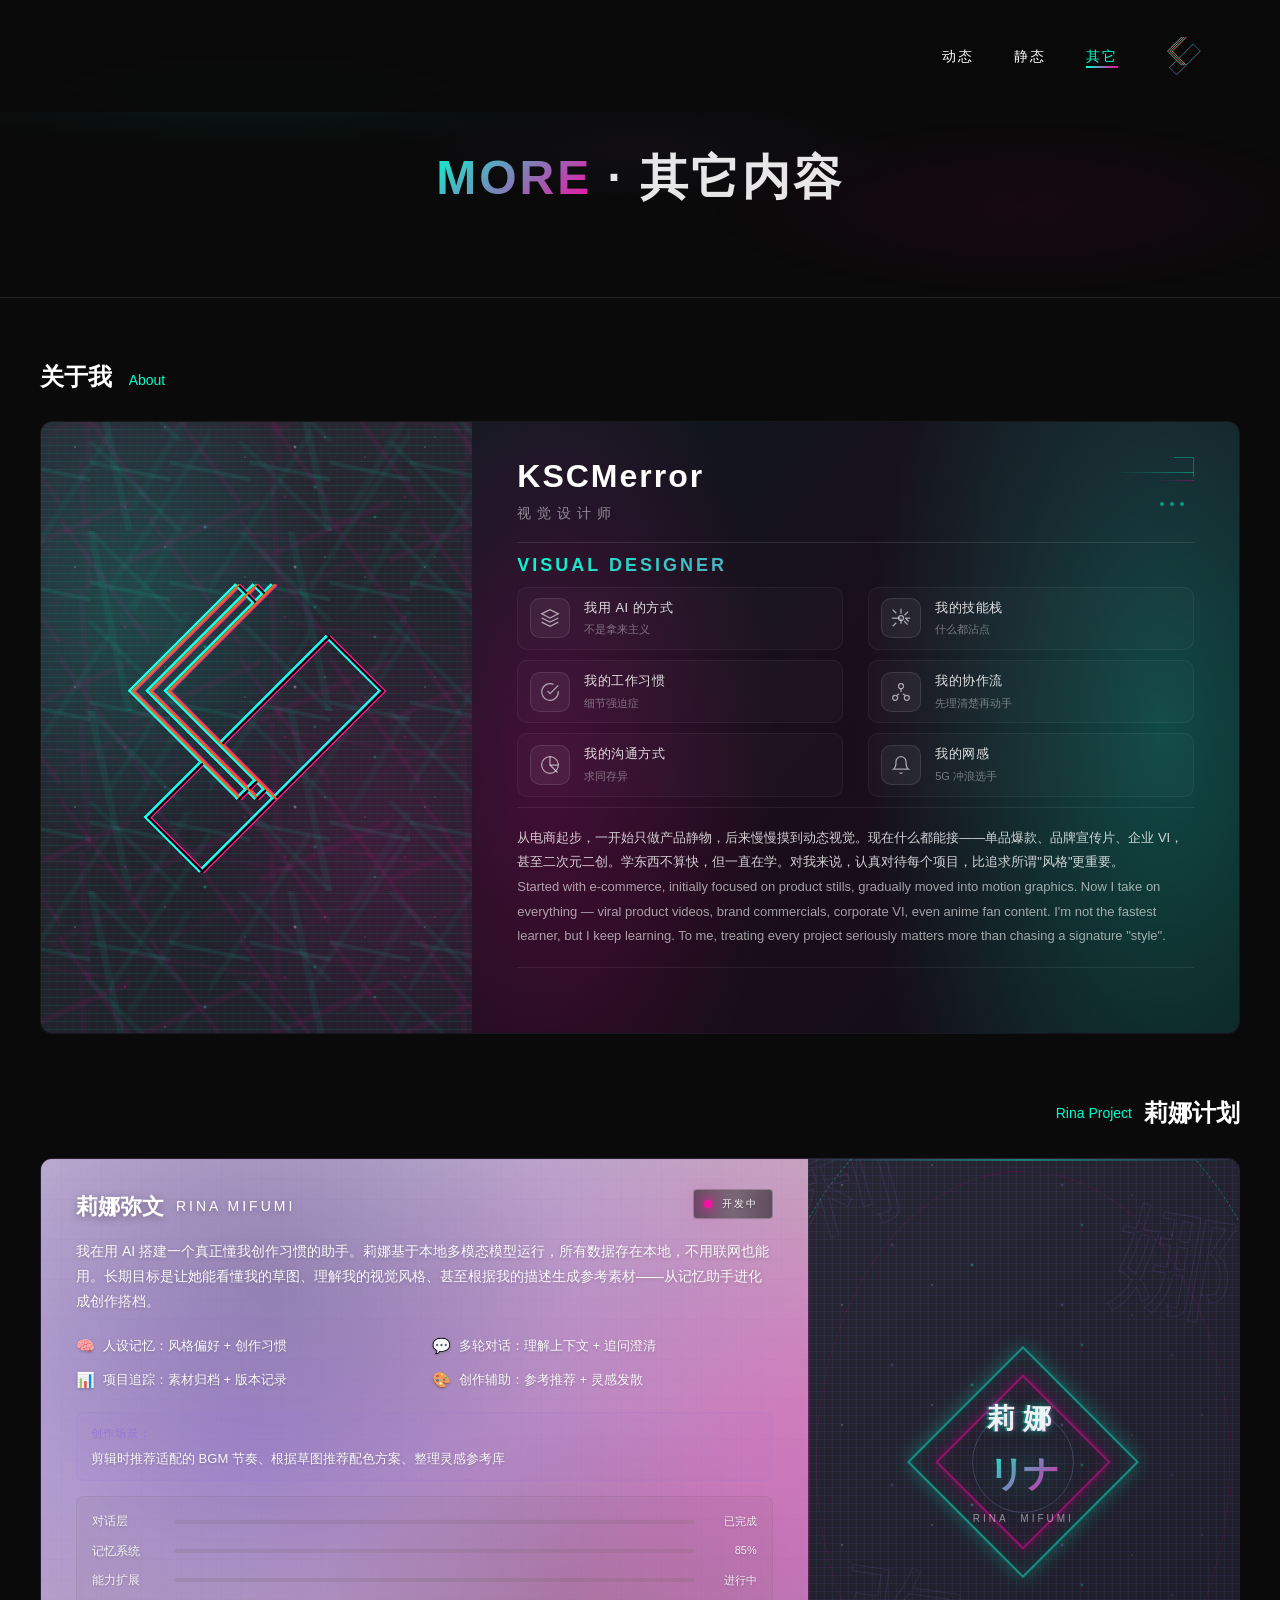
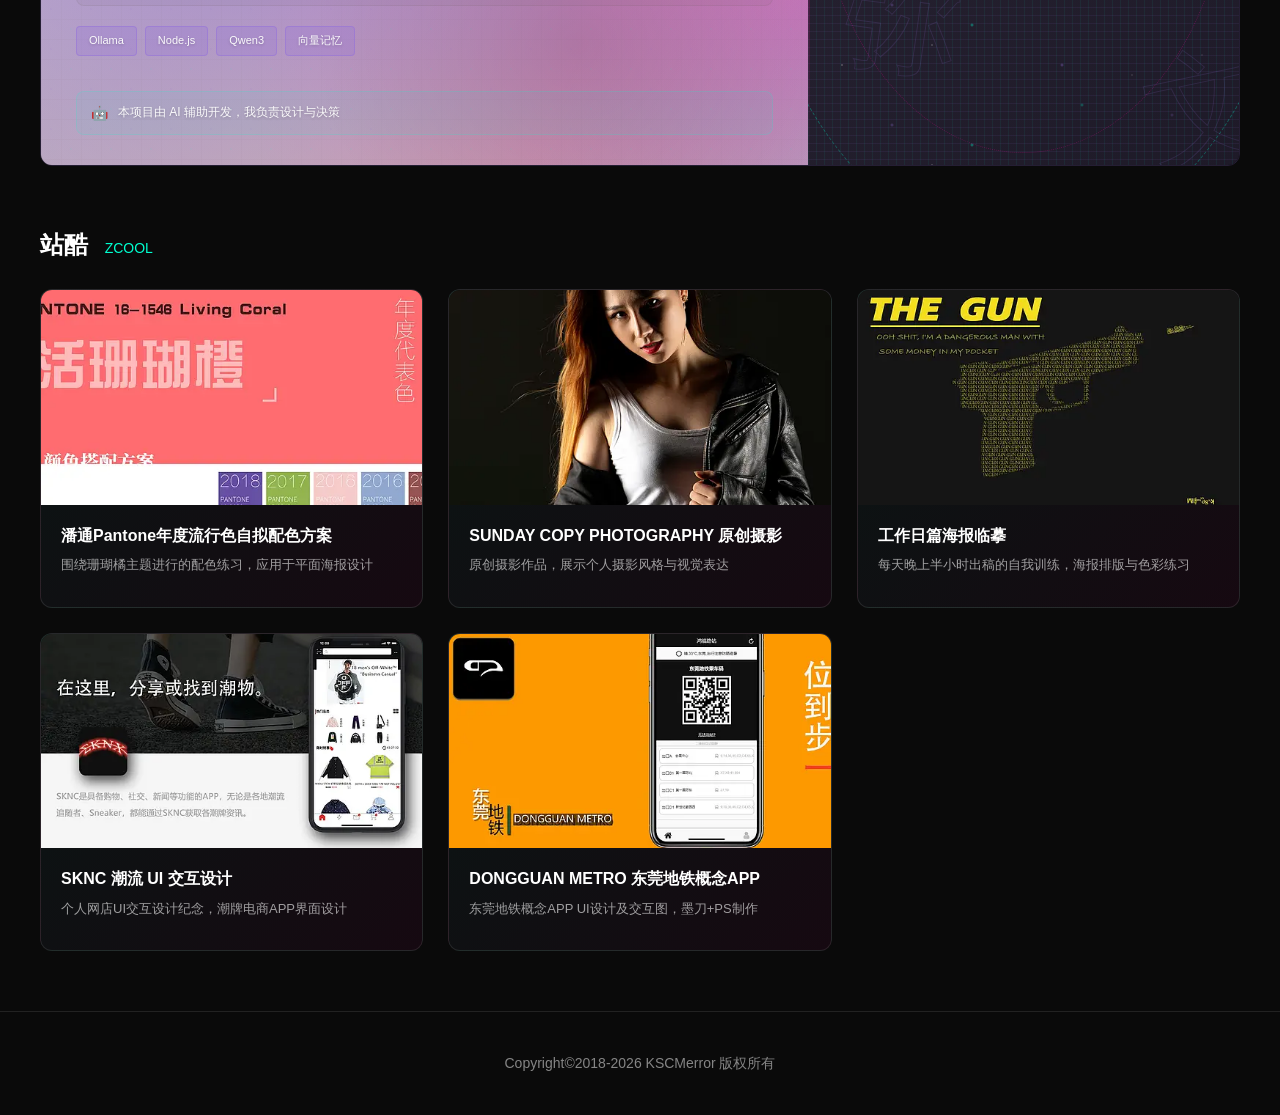
<file: about.html>
<!DOCTYPE html>
<html lang="zh-CN">
<head>
    <meta charset="UTF-8">
    <meta name="viewport" content="width=device-width, initial-scale=1.0">
    <title>关于 - KSCMerror</title>
    <!-- Favicon -->
    <link rel="icon" type="image/x-icon" href="images/favicon.ico">
    <link rel="icon" type="image/png" sizes="32x32" href="images/favicon-32.png">
    <link rel="apple-touch-icon" sizes="180x180" href="images/apple-touch-icon.png">
    <link rel="stylesheet" href="css/style.css">
    <link rel="stylesheet" href="css/subpage.css">
    <link rel="stylesheet" href="css/about.css">
</head>
<body class="subpage">
    <!-- 页面转场遮罩 -->
    <div class="page-transition"></div>
    
    <!-- 导航栏 -->
    <nav class="navbar">
        <div class="nav-container">
            <div class="nav-right">
                <ul class="nav-links">
                    <li><a href="dynamic.html">动态</a></li>
                    <li><a href="static.html">静态</a></li>
                    <li><a href="about.html" class="active">其它</a></li>
                </ul>
                <a href="index.html" class="logo">
                    <img src="images/logo.png" alt="KSCMerror">
                    <img src="images/logo.png" alt="KSCMerror">
                    <img src="images/logo.png" alt="KSCMerror">
                </a>
            </div>
        </div>
    </nav>

    <!-- 页面内容容器 -->
    <div class="page-content">
    
    <!-- 页面头部 -->
    <header class="page-header">
        <div class="container">
            <h1 class="page-title">
                <span class="title-en">MORE</span>
                <span class="title-cn">· 其它内容</span>
            </h1>
        </div>
    </header>

    <!-- 关于内容 -->
    <section class="about-section">
        <div class="container">
            <!-- 关于我 -->
            <div class="about-block">
                <h2 class="block-title">关于我 <span class="title-en">About</span></h2>
                <div class="block-content">
                    <div class="about-hero">
                        <div class="about-logo">
                            <div class="pixel-grid"></div>
                            <div class="stars"></div>
                            <img src="images/logo.png" alt="KSCMerror Logo">
                            <img src="images/logo.png" alt="KSCMerror Logo">
                            <img src="images/logo.png" alt="KSCMerror Logo">
                        </div>
                        <div class="about-content">
                            <!-- 顶部标题区 -->
                            <div class="about-header">
                                <h3 class="header-title">KSCMerror</h3>
                                <p class="header-subtitle">视觉设计师</p>
                                <div class="about-header-en">
                                    <h3 class="header-title-en">VISUAL DESIGNER</h3>
                                </div>
                                <!-- HUD 装饰 -->
                                <div class="hud-decoration">
                                    <div class="hud-line"></div>
                                    <div class="hud-corner top-right"></div>
                                    <div class="hud-dots">
                                        <span></span><span></span><span></span>
                                    </div>
                                </div>
                            </div>
                            
                            <!-- 能力图标区 -->
                            <div class="about-skills">
                                <div class="skill-item">
                                    <div class="skill-icon">
                                        <svg viewBox="0 0 24 24" fill="none" stroke="currentColor" stroke-width="1.5">
                                            <path d="M12 2L2 7l10 5 10-5-10-5z"/>
                                            <path d="M2 17l10 5 10-5"/>
                                            <path d="M2 12l10 5 10-5"/>
                                        </svg>
                                    </div>
                                    <div class="skill-info">
                                        <span class="skill-name">我用 AI 的方式</span>
                                        <span class="skill-desc">不是拿来主义</span>
                                    </div>
                                    <div class="skill-tooltip">我会先想清楚自己要什么，再用 AI 辅助实现。工具是手段，审美和想法才是核心。</div>
                                </div>
                                <div class="skill-item">
                                    <div class="skill-icon">
                                        <svg viewBox="0 0 24 24" fill="none" stroke="currentColor" stroke-width="1.5">
                                            <circle cx="12" cy="12" r="3"/>
                                            <path d="M12 1v6m0 6v6m4.22-10.22l4.24-4.24M6.34 6.34L2.1 2.1m17.8 17.8l-4.24-4.24M6.34 17.66l-4.24 4.24M23 12h-6m-6 0H1m20.24 4.24l-4.24-4.24M6.34 17.66l-4.24 4.24"/>
                                        </svg>
                                    </div>
                                    <div class="skill-info">
                                        <span class="skill-name">我的技能栈</span>
                                        <span class="skill-desc">什么都沾点</span>
                                    </div>
                                    <div class="skill-tooltip">摄影、平面设计、视频剪辑、VFX、3D 建模渲染——不追求样样精通，但能在需要时自己动手。</div>
                                </div>
                                <div class="skill-item">
                                    <div class="skill-icon">
                                        <svg viewBox="0 0 24 24" fill="none" stroke="currentColor" stroke-width="1.5">
                                            <path d="M22 11.08V12a10 10 0 1 1-5.93-9.14"/>
                                            <polyline points="22 4 12 14.01 9 11.01"/>
                                        </svg>
                                    </div>
                                    <div class="skill-info">
                                        <span class="skill-name">我的工作习惯</span>
                                        <span class="skill-desc">细节强迫症</span>
                                    </div>
                                    <div class="skill-tooltip">交出去的东西，至少得让自己满意。时间紧可以少做，但不能敷衍。</div>
                                </div>
                                <div class="skill-item">
                                    <div class="skill-icon">
                                        <svg viewBox="0 0 24 24" fill="none" stroke="currentColor" stroke-width="1.5">
                                            <circle cx="12" cy="5" r="3"/>
                                            <circle cx="5" cy="19" r="3"/>
                                            <circle cx="19" cy="19" r="3"/>
                                            <path d="M12 8v4M7 16l3-2m7 2l-3-2"/>
                                        </svg>
                                    </div>
                                    <div class="skill-info">
                                        <span class="skill-name">我的协作流</span>
                                        <span class="skill-desc">先理清楚再动手</span>
                                    </div>
                                    <div class="skill-tooltip">习惯用思维导图和文档把思路理顺，减少无效沟通，大家都能省点时间。</div>
                                </div>
                                <div class="skill-item">
                                    <div class="skill-icon">
                                        <svg viewBox="0 0 24 24" fill="none" stroke="currentColor" stroke-width="1.5">
                                            <path d="M12 2a10 10 0 1 0 10 10H12V2z"/>
                                            <path d="M12 2a10 10 0 0 1 10 10"/>
                                            <path d="M12 12L21 21"/>
                                        </svg>
                                    </div>
                                    <div class="skill-info">
                                        <span class="skill-name">我的沟通方式</span>
                                        <span class="skill-desc">求同存异</span>
                                    </div>
                                    <div class="skill-tooltip">创意讨论时，我会认真听不同意见，找到大家都能接受的方案。共识做好了，作品不会差。</div>
                                </div>
                                <div class="skill-item">
                                    <div class="skill-icon">
                                        <svg viewBox="0 0 24 24" fill="none" stroke="currentColor" stroke-width="1.5">
                                            <path d="M18 8A6 6 0 0 0 6 8c0 7-3 9-3 9h18s-3-2-3-9"/>
                                            <path d="M13.73 21a2 2 0 0 1-3.46 0"/>
                                        </svg>
                                    </div>
                                    <div class="skill-info">
                                        <span class="skill-name">我的网感</span>
                                        <span class="skill-desc">5G 冲浪选手</span>
                                    </div>
                                    <div class="skill-tooltip">做过社媒运营，懂平台调性，知道什么梗能玩、什么该避开。</div>
                                </div>
                            </div>
                            
                            <!-- 自我介绍 -->
                            <div class="about-bio">
                                <p>从电商起步，一开始只做产品静物，后来慢慢摸到动态视觉。现在什么都能接——单品爆款、品牌宣传片、企业 VI，甚至二次元二创。学东西不算快，但一直在学。对我来说，认真对待每个项目，比追求所谓"风格"更重要。</p>
                                <p class="bio-en">Started with e-commerce, initially focused on product stills, gradually moved into motion graphics. Now I take on everything — viral product videos, brand commercials, corporate VI, even anime fan content. I'm not the fastest learner, but I keep learning. To me, treating every project seriously matters more than chasing a signature "style".</p>
                            </div>
                        </div>
                    </div>
                </div>
            </div>

            <!-- 莉娜计划 -->
            <div class="about-block rina-block">
                <h2 class="block-title rina-title-right">莉娜计划 <span class="title-en">Rina Project</span></h2>
                <div class="block-content">
                    <div class="rina-hero rina-hero-reversed">
                        <div class="rina-content">
                            <div class="rina-content-bg">
                                <div class="rina-content-pattern"></div>
                            </div>
                            <div class="rina-content-inner">
                            <div class="rina-header-row">
                                <h3 class="rina-title">莉娜弥文 <span class="rina-romaji-title">RINA MIFUMI</span></h3>
                                <span class="rina-badge">开发中</span>
                            </div>
                            <p class="rina-desc">我在用 AI 搭建一个真正懂我创作习惯的助手。莉娜基于本地多模态模型运行，所有数据存在本地，不用联网也能用。长期目标是让她能看懂我的草图、理解我的视觉风格、甚至根据我的描述生成参考素材——从记忆助手进化成创作搭档。</p>
                            <div class="rina-features">
                                <div class="rina-feature">
                                    <span class="feature-icon">🧠</span>
                                    <span class="feature-text">人设记忆：风格偏好 + 创作习惯</span>
                                </div>
                                <div class="rina-feature">
                                    <span class="feature-icon">💬</span>
                                    <span class="feature-text">多轮对话：理解上下文 + 追问澄清</span>
                                </div>
                                <div class="rina-feature">
                                    <span class="feature-icon">📊</span>
                                    <span class="feature-text">项目追踪：素材归档 + 版本记录</span>
                                </div>
                                <div class="rina-feature">
                                    <span class="feature-icon">🎨</span>
                                    <span class="feature-text">创作辅助：参考推荐 + 灵感发散</span>
                                </div>
                            </div>
                            <div class="rina-usecase">
                                <span class="usecase-label">创作场景：</span>
                                <span class="usecase-text">剪辑时推荐适配的 BGM 节奏、根据草图推荐配色方案、整理灵感参考库</span>
                            </div>
                            <div class="rina-progress">
                                <div class="progress-item">
                                    <span class="progress-label">对话层</span>
                                    <span class="progress-bar"><span class="progress-fill" style="width: 100%"></span></span>
                                    <span class="progress-status">已完成</span>
                                </div>
                                <div class="progress-item">
                                    <span class="progress-label">记忆系统</span>
                                    <span class="progress-bar"><span class="progress-fill" style="width: 85%"></span></span>
                                    <span class="progress-status">85%</span>
                                </div>
                                <div class="progress-item">
                                    <span class="progress-label">能力扩展</span>
                                    <span class="progress-bar"><span class="progress-fill" style="width: 30%"></span></span>
                                    <span class="progress-status">进行中</span>
                                </div>
                            </div>
                            <div class="rina-tech">
                                <span class="tech-tag">Ollama</span>
                                <span class="tech-tag">Node.js</span>
                                <span class="tech-tag">Qwen3</span>
                                <span class="tech-tag">向量记忆</span>
                            </div>
                            <div class="rina-aigc-note">
                                <span class="aigc-icon">🤖</span>
                                <span class="aigc-text">本项目由 AI 辅助开发，我负责设计与决策</span>
                            </div>
                            </div>
                        </div>
                        <div class="rina-visual">
                            <div class="rina-grid"></div>
                            <div class="rina-stars"></div>
                            <div class="rina-circles"></div>
                            <div class="rina-lines"></div>
                            <div class="rina-ripples"></div>
                            <div class="rina-fullname">
                                <span class="fullname-char">莉</span>
                                <span class="fullname-char">娜</span>
                                <span class="fullname-char">弥</span>
                                <span class="fullname-char">文</span>
                            </div>
                            <div class="rina-logo">
                                <span class="rina-kanji">莉娜</span>
                                <span class="rina-symbol">リナ</span>
                                <span class="rina-romaji">
                                    <span class="char">R</span><span class="char">I</span><span class="char">N</span><span class="char">A</span>
                                    <span class="char"> </span>
                                    <span class="char">M</span><span class="char">I</span><span class="char">F</span><span class="char">U</span><span class="char">M</span><span class="char">I</span>
                                </span>
                            </div>
                        </div>
                    </div>
                </div>
            </div>
            
            <!-- 站酷内容 -->
            <div class="about-block">
                <h2 class="block-title">站酷 <span class="title-en">ZCOOL</span></h2>
                <div class="block-content">
                    <div class="zcool-grid">
                        <a href="https://www.zcool.com.cn/work/ZMzc1MDc3ODQ=.html" target="_blank" class="zcool-card">
                            <div class="zcool-cover">
                                <img src="images/zcool/1.webp" alt="潘通Pantone年度流行色自拟配色方案" loading="lazy">
                            </div>
                            <div class="zcool-info">
                                <h3 class="zcool-title">潘通Pantone年度流行色自拟配色方案</h3>
                                <p class="zcool-desc">围绕珊瑚橘主题进行的配色练习，应用于平面海报设计</p>
                            </div>
                        </a>
                        <a href="https://www.zcool.com.cn/work/ZMzYxMjcxMjA=.html" target="_blank" class="zcool-card">
                            <div class="zcool-cover">
                                <img src="images/zcool/2.webp" alt="SUNDAY COPY PHOTOGRAPHY 原创摄影" loading="lazy">
                            </div>
                            <div class="zcool-info">
                                <h3 class="zcool-title">SUNDAY COPY PHOTOGRAPHY 原创摄影</h3>
                                <p class="zcool-desc">原创摄影作品，展示个人摄影风格与视觉表达</p>
                            </div>
                        </a>
                        <a href="https://www.zcool.com.cn/work/ZMzQ1MzU5Mjg=.html" target="_blank" class="zcool-card">
                            <div class="zcool-cover">
                                <img src="images/zcool/3.webp" alt="工作日篇海报临摹" loading="lazy">
                            </div>
                            <div class="zcool-info">
                                <h3 class="zcool-title">工作日篇海报临摹</h3>
                                <p class="zcool-desc">每天晚上半小时出稿的自我训练，海报排版与色彩练习</p>
                            </div>
                        </a>
                        <a href="https://www.zcool.com.cn/work/ZMjg5NzY3ODA=.html" target="_blank" class="zcool-card">
                            <div class="zcool-cover">
                                <img src="images/zcool/4.webp" alt="SKNC 潮流 UI 交互设计" loading="lazy">
                            </div>
                            <div class="zcool-info">
                                <h3 class="zcool-title">SKNC 潮流 UI 交互设计</h3>
                                <p class="zcool-desc">个人网店UI交互设计纪念，潮牌电商APP界面设计</p>
                            </div>
                        </a>
                        <a href="https://www.zcool.com.cn/work/ZMjg2OTAyMzY=.html" target="_blank" class="zcool-card">
                            <div class="zcool-cover">
                                <img src="images/zcool/5.webp" alt="DONGGUAN METRO 东莞地铁概念APP" loading="lazy">
                            </div>
                            <div class="zcool-info">
                                <h3 class="zcool-title">DONGGUAN METRO 东莞地铁概念APP</h3>
                                <p class="zcool-desc">东莞地铁概念APP UI设计及交互图，墨刀+PS制作</p>
                            </div>
                        </a>
                    </div>
                </div>
            </div>
        </div>
    </section>

    <!-- 页脚 -->
    <footer class="footer">
        <div class="container">
            <p>Copyright©2018-2026 KSCMerror 版权所有</p>
        </div>
    </footer>

    </div><!-- /.page-content -->

    <script src="js/subpage.js" defer></script>
</body>
</html>
</file>
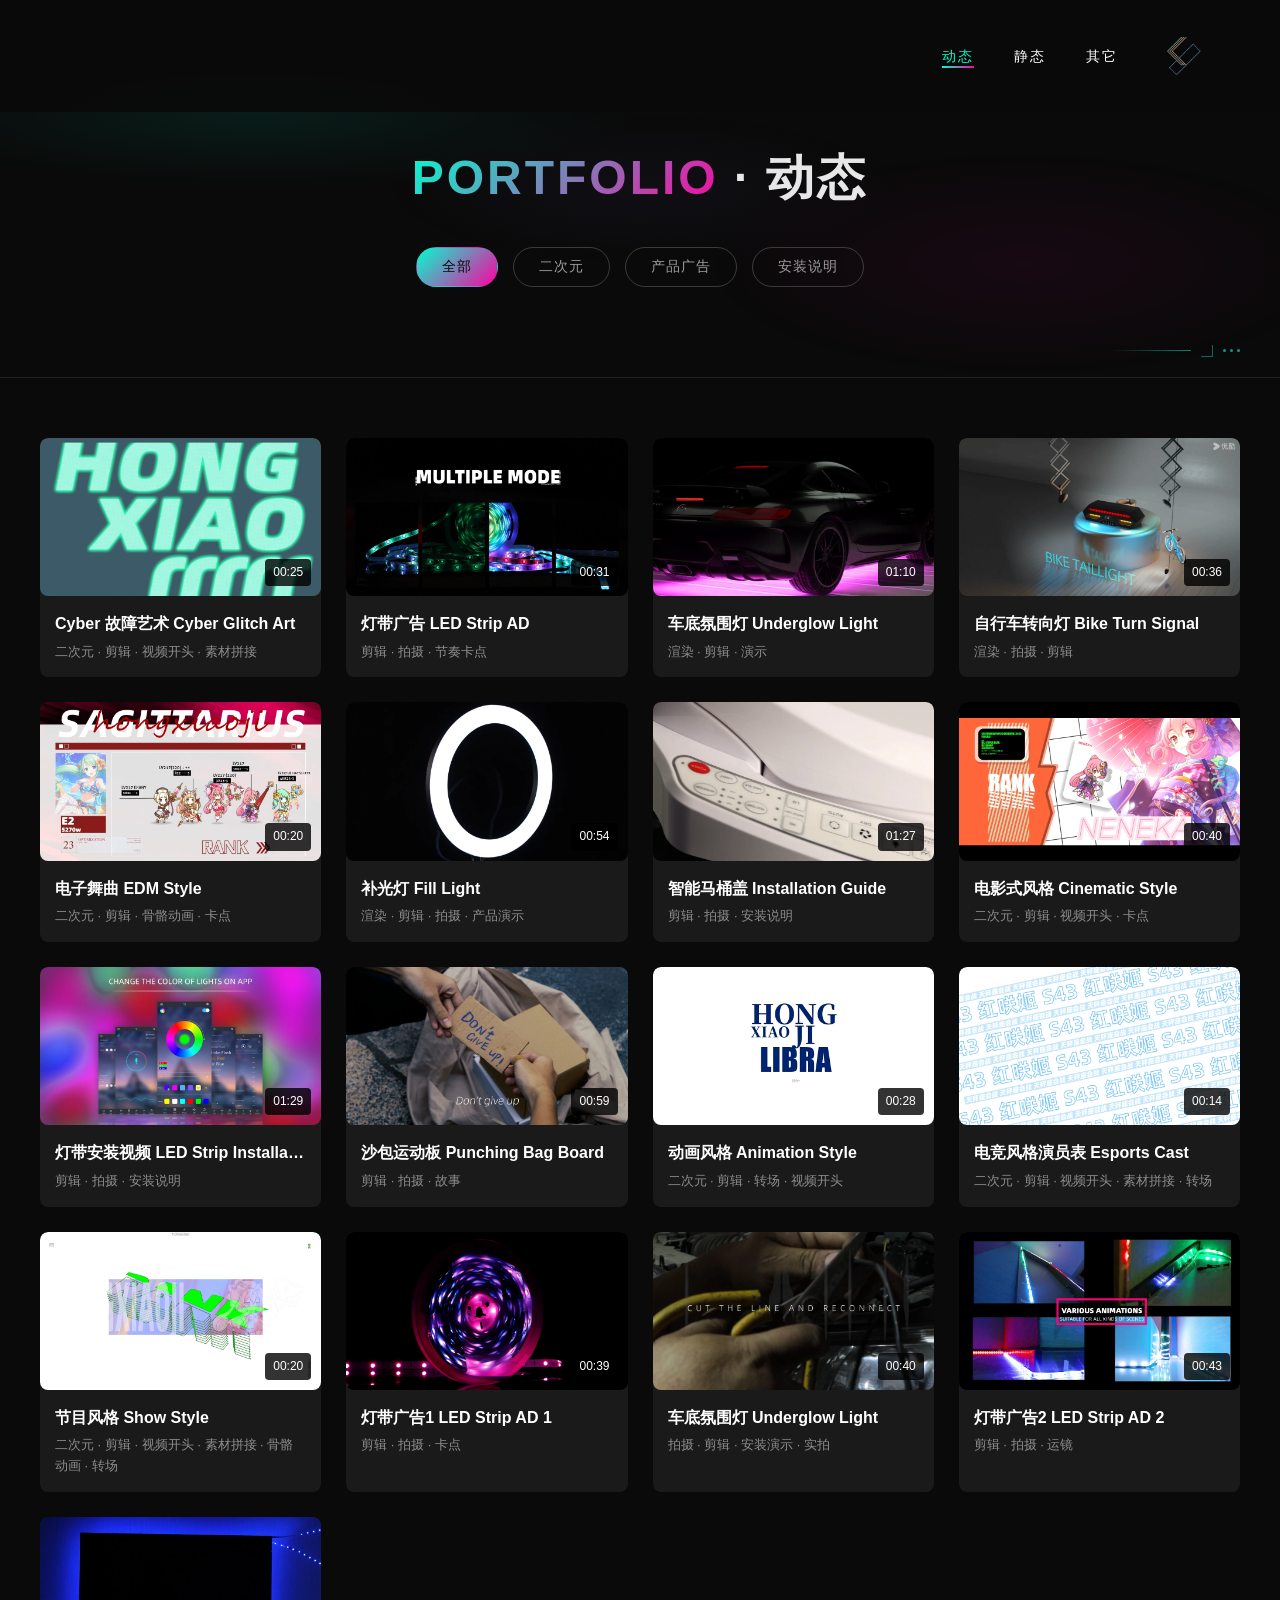
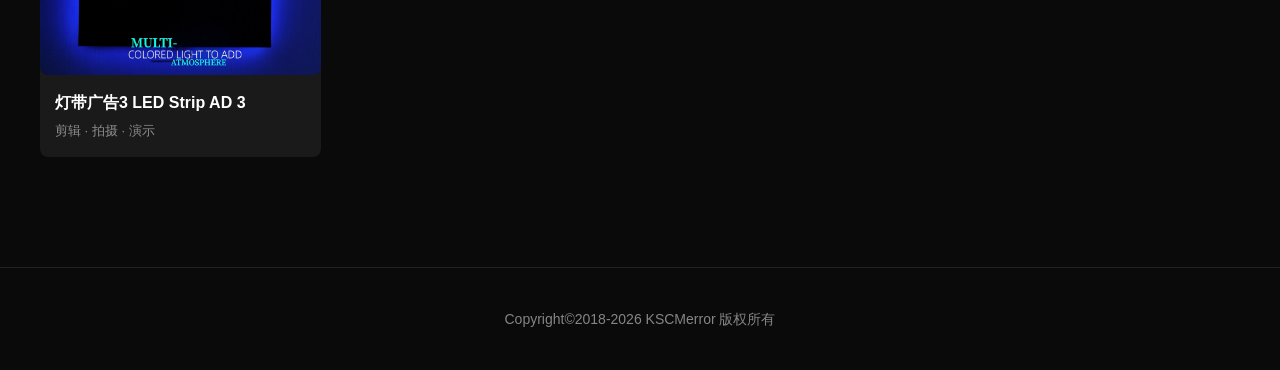
<file: dynamic.html>
<!DOCTYPE html>
<html lang="zh-CN">
<head>
    <meta charset="UTF-8">
    <meta name="viewport" content="width=device-width, initial-scale=1.0">
    <title>动态作品 - KSCMerror</title>
    <!-- Favicon -->
    <link rel="icon" type="image/x-icon" href="images/favicon.ico">
    <link rel="icon" type="image/png" sizes="32x32" href="images/favicon-32.png">
    <link rel="apple-touch-icon" sizes="180x180" href="images/apple-touch-icon.png">
    <link rel="stylesheet" href="css/style.css">
    <link rel="stylesheet" href="css/subpage.css">
</head>
<body class="subpage">
    <!-- 页面转场遮罩 -->
    <div class="page-transition"></div>
    
    <!-- 背景效果 -->
    <div class="bg-effects">
        <div class="grid-overlay"></div>
        <div class="vignette"></div>
    </div>

    <!-- 导航栏 -->
    <nav class="navbar">
        <div class="nav-container">
            <div class="nav-right">
                <ul class="nav-links">
                    <li><a href="dynamic.html" class="active">动态</a></li>
                    <li><a href="static.html">静态</a></li>
                    <li><a href="about.html">其它</a></li>
                </ul>
                <a href="index.html" class="logo">
                    <img src="images/logo.png" alt="KSCMerror">
                    <img src="images/logo.png" alt="KSCMerror">
                    <img src="images/logo.png" alt="KSCMerror">
                </a>
            </div>
        </div>
    </nav>

    <div class="page-content">
    <!-- 页面头部 -->
    <header class="page-header">
        <div class="container">
            <h1 class="page-title">
                <span class="title-en">PORTFOLIO</span>
                <span class="title-cn">· 动态</span>
            </h1>
            
            <!-- HUD 装饰 -->
            <div class="page-header-hud">
                <div class="hud-line"></div>
                <div class="hud-corner"></div>
                <div class="hud-dots">
                    <span></span><span></span><span></span>
                </div>
            </div>
            
            <!-- 筛选标签 -->
            <div class="filter-tabs">
                <button class="filter-tab active" data-filter="all">全部</button>
                <button class="filter-tab" data-filter="anime">二次元</button>
                <button class="filter-tab" data-filter="product">产品广告</button>
                <button class="filter-tab" data-filter="tutorial">安装说明</button>
            </div>
        </div>
    </header>

    <!-- 视频网格 -->
    <section class="video-grid-section">
        <div class="container">
            <div class="video-grid" id="videoGrid">
                <!-- 前4个重点视频 -->
                <!-- 视频卡片 1: Cyber 故障艺术 -->
                <div class="video-card" data-category="vfx" data-video="https://media.kscmerror.top/%E5%BD%B1%E8%A7%86/cyber%2B%E6%95%85%E9%9A%9C%E8%89%BA%E6%9C%AF%28%E4%BA%8C%E6%AC%A1%E5%85%83%E3%80%81%E5%89%AA%E8%BE%91%E3%80%81%E8%A7%86%E9%A2%91%E5%BC%80%E5%A4%B4%E3%80%81%E7%B4%A0%E6%9D%90%E6%8B%BC%E6%8E%A5%29.mp4" data-title="Cyber 故障艺术 Cyber Glitch Art" data-desc="二次元风格剪辑，含视频开头和素材拼接" data-duration="00:25">
                    <div class="video-thumbnail">
                        <img src="images/video-cover-1.webp" alt="" loading="lazy">
                        <div class="play-overlay">
                            <div class="play-icon">▶</div>
                        </div>
                        <span class="video-duration">00:25</span>
                    </div>
                    <div class="video-info-card">
                        <h3 class="video-title">Cyber 故障艺术 Cyber Glitch Art</h3>
                        <p class="video-desc">二次元 · 剪辑 · 视频开头 · 素材拼接</p>
                    </div>
                </div>

                <!-- 视频卡片 2: 灯带广告 -->
                <div class="video-card" data-category="product" data-video="https://media.kscmerror.top/%E5%BD%B1%E8%A7%86/%E7%81%AF%E5%B8%A6%E5%B9%BF%E5%91%8A%28%E5%89%AA%E8%BE%91%E3%80%81%E6%8B%8D%E6%91%84%29.mp4" data-title="灯带广告 LED Strip AD" data-desc="灯带产品广告视频，含剪辑和实拍" data-duration="00:31">
                    <div class="video-thumbnail">
                        <img src="images/video-cover-5.webp" alt="" loading="lazy">
                        <div class="play-overlay">
                            <div class="play-icon">▶</div>
                        </div>
                        <span class="video-duration">00:31</span>
                    </div>
                    <div class="video-info-card">
                        <h3 class="video-title">灯带广告 LED Strip AD</h3>
                        <p class="video-desc">剪辑 · 拍摄 · 节奏卡点</p>
                    </div>
                </div>

                <!-- 视频卡片 3: 车底氛围灯 -->
                <div class="video-card" data-category="product" data-video="https://media.kscmerror.top/%E5%BD%B1%E8%A7%86/%E8%BD%A6%E5%BA%95%E7%85%A7%E6%98%8E%28%E6%B8%B2%E6%9F%93%E3%80%81%E5%89%AA%E8%BE%91%29.mp4" data-title="车底氛围灯 Underglow Light" data-desc="车底氛围灯效果演示，含渲染和剪辑" data-duration="01:10">
                    <div class="video-thumbnail">
                        <img src="images/video-cover-15.webp" alt="" loading="lazy">
                        <div class="play-overlay">
                            <div class="play-icon">▶</div>
                        </div>
                        <span class="video-duration">01:10</span>
                    </div>
                    <div class="video-info-card">
                        <h3 class="video-title">车底氛围灯 Underglow Light</h3>
                        <p class="video-desc">渲染 · 剪辑 · 演示</p>
                    </div>
                </div>

                <!-- 视频卡片 4: 自行车转向灯 -->
                <div class="video-card" data-category="product" data-video="https://media.kscmerror.top/%E5%BD%B1%E8%A7%86/%E8%BD%AC%E5%90%91%E7%81%AF%28%E6%B8%B2%E6%9F%93%E3%80%81%E6%8B%8D%E6%91%84%E3%80%81%E5%89%AA%E8%BE%91%29.mp4" data-title="自行车转向灯 Bike Turn Signal" data-desc="自行车转向灯产品展示，含渲染、实拍和剪辑" data-duration="00:36">
                    <div class="video-thumbnail">
                        <img src="images/video-cover-17.webp" alt="" loading="lazy">
                        <div class="play-overlay">
                            <div class="play-icon">▶</div>
                        </div>
                        <span class="video-duration">00:36</span>
                    </div>
                    <div class="video-info-card">
                        <h3 class="video-title">自行车转向灯 Bike Turn Signal</h3>
                        <p class="video-desc">渲染 · 拍摄 · 剪辑</p>
                    </div>
                </div>

                <!-- 其他视频随机排列 -->
                <!-- 视频卡片 5: 电子舞曲 -->
                <div class="video-card" data-category="anime" data-video="https://media.kscmerror.top/%E5%BD%B1%E8%A7%86/%E7%94%B5%E5%AD%90%E8%88%9E%E6%9B%B2%E9%A3%8E%E6%A0%BC%28%E4%BA%8C%E6%AC%A1%E5%85%83%E3%80%81%E5%89%AA%E8%BE%91%E3%80%81%E9%AA%A8%E9%AA%BC%E5%8A%A8%E7%94%BB%29.mp4" data-title="电子舞曲 EDM Style" data-desc="二次元电子舞曲风格剪辑，含骨骼动画和卡点" data-duration="00:20">
                    <div class="video-thumbnail">
                        <img src="images/video-cover-9.webp" alt="" loading="lazy">
                        <div class="play-overlay">
                            <div class="play-icon">▶</div>
                        </div>
                        <span class="video-duration">00:20</span>
                    </div>
                    <div class="video-info-card">
                        <h3 class="video-title">电子舞曲 EDM Style</h3>
                        <p class="video-desc">二次元 · 剪辑 · 骨骼动画 · 卡点</p>
                    </div>
                </div>

                <!-- 视频卡片 6: 补光灯 -->
                <div class="video-card" data-category="product" data-video="https://media.kscmerror.top/%E5%BD%B1%E8%A7%86/%E8%A1%A5%E5%85%89%E7%81%AF%28%E6%B8%B2%E6%9F%93%E3%80%81%E5%89%AA%E8%BE%91%E3%80%81%E6%8B%8D%E6%91%84%29.mp4" data-title="补光灯 Fill Light" data-desc="补光灯产品演示视频，含渲染、剪辑和实拍" data-duration="00:54">
                    <div class="video-thumbnail">
                        <img src="images/video-cover-13.webp" alt="" loading="lazy">
                        <div class="play-overlay">
                            <div class="play-icon">▶</div>
                        </div>
                        <span class="video-duration">00:54</span>
                    </div>
                    <div class="video-info-card">
                        <h3 class="video-title">补光灯 Fill Light</h3>
                        <p class="video-desc">渲染 · 剪辑 · 拍摄 · 产品演示</p>
                    </div>
                </div>

                <!-- 视频卡片 7: 智能马桶盖 -->
                <div class="video-card" data-category="tutorial" data-video="https://media.kscmerror.top/%E5%BD%B1%E8%A7%86/%E6%99%BA%E8%83%BD%E9%A9%AC%E6%A1%B6%E7%9B%96%28%E5%89%AA%E8%BE%91%E3%80%81%E6%8B%8D%E6%91%84%29.mp4" data-title="智能马桶盖 Installation Guide" data-desc="智能马桶盖安装说明视频，含剪辑和实拍" data-duration="01:27">
                    <div class="video-thumbnail">
                        <img src="images/video-cover-2.webp" alt="" loading="lazy">
                        <div class="play-overlay">
                            <div class="play-icon">▶</div>
                        </div>
                        <span class="video-duration">01:27</span>
                    </div>
                    <div class="video-info-card">
                        <h3 class="video-title">智能马桶盖 Installation Guide</h3>
                        <p class="video-desc">剪辑 · 拍摄 · 安装说明</p>
                    </div>
                </div>

                <!-- 视频卡片 8: 电影式风格 -->
                <div class="video-card" data-category="anime" data-video="https://media.kscmerror.top/%E5%BD%B1%E8%A7%86/%E7%94%B5%E5%BD%B1%E5%BC%8F%E5%8F%99%E8%BF%B0%28%E4%BA%8C%E6%AC%A1%E5%85%83%E3%80%81%E5%89%AA%E8%BE%91%E3%80%81%E8%A7%86%E9%A2%91%E5%BC%80%E5%A4%B4%E3%80%81%E5%8D%A1%E7%82%B9%29.mp4" data-title="电影式风格 Cinematic Style" data-desc="二次元电影式风格剪辑，含视频开头和卡点" data-duration="00:40">
                    <div class="video-thumbnail">
                        <img src="images/video-cover-10.webp" alt="" loading="lazy">
                        <div class="play-overlay">
                            <div class="play-icon">▶</div>
                        </div>
                        <span class="video-duration">00:40</span>
                    </div>
                    <div class="video-info-card">
                        <h3 class="video-title">电影式风格 Cinematic Style</h3>
                        <p class="video-desc">二次元 · 剪辑 · 视频开头 · 卡点</p>
                    </div>
                </div>

                <!-- 视频卡片 9: 灯带安装视频 -->
                <div class="video-card" data-category="tutorial" data-video="https://media.kscmerror.top/%E5%BD%B1%E8%A7%86/%E7%81%AF%E5%B8%A6%E5%AE%89%E8%A3%85%E8%A7%86%E9%A2%91%28%E5%89%AA%E8%BE%91%E3%80%81%E6%8B%8D%E6%91%84%29.mp4" data-title="灯带安装视频 LED Strip Installation" data-desc="灯带安装教程视频，含剪辑和实拍" data-duration="01:29">
                    <div class="video-thumbnail">
                        <img src="images/video-cover-4.webp" alt="" loading="lazy">
                        <div class="play-overlay">
                            <div class="play-icon">▶</div>
                        </div>
                        <span class="video-duration">01:29</span>
                    </div>
                    <div class="video-info-card">
                        <h3 class="video-title">灯带安装视频 LED Strip Installation</h3>
                        <p class="video-desc">剪辑 · 拍摄 · 安装说明</p>
                    </div>
                </div>

                <!-- 视频卡片 10: 沙包运动板 -->
                <div class="video-card" data-category="product" data-video="https://media.kscmerror.top/%E5%BD%B1%E8%A7%86/%E6%B2%99%E5%8C%85%E8%BF%90%E5%8A%A8%E6%9D%BF%28%E5%89%AA%E8%BE%91%E3%80%81%E6%8B%8D%E6%91%84%29.mp4" data-title="沙包运动板 Punching Bag Board" data-desc="沙包运动板产品故事视频，含剪辑和实拍" data-duration="00:59">
                    <div class="video-thumbnail">
                        <img src="images/video-cover-3.webp" alt="" loading="lazy">
                        <div class="play-overlay">
                            <div class="play-icon">▶</div>
                        </div>
                        <span class="video-duration">00:59</span>
                    </div>
                    <div class="video-info-card">
                        <h3 class="video-title">沙包运动板 Punching Bag Board</h3>
                        <p class="video-desc">剪辑 · 拍摄 · 故事</p>
                    </div>
                </div>

                <!-- 视频卡片 11: 动画风格 -->
                <div class="video-card" data-category="anime" data-video="https://media.kscmerror.top/%E5%BD%B1%E8%A7%86/%E8%A7%86%E9%A2%91%E5%BC%80%E5%A4%B41%28%E4%BA%8C%E6%AC%A1%E5%85%83%E3%80%81%E5%89%AA%E8%BE%91%E3%80%81%E4%B8%93%E5%9C%BA%29.mp4" data-title="动画风格 Animation Style" data-desc="二次元动画风格剪辑，含转场和视频开头" data-duration="00:28">
                    <div class="video-thumbnail">
                        <img src="images/video-cover-14.webp" alt="" loading="lazy">
                        <div class="play-overlay">
                            <div class="play-icon">▶</div>
                        </div>
                        <span class="video-duration">00:28</span>
                    </div>
                    <div class="video-info-card">
                        <h3 class="video-title">动画风格 Animation Style</h3>
                        <p class="video-desc">二次元 · 剪辑 · 转场 · 视频开头</p>
                    </div>
                </div>

                <!-- 视频卡片 12: 电竞风格演员表 -->
                <div class="video-card" data-category="anime" data-video="https://media.kscmerror.top/%E5%BD%B1%E8%A7%86/%E7%94%B5%E7%AB%9E%2B%E5%B9%95%E5%90%8E%E8%A1%A8%28%E4%BA%8C%E6%AC%A1%E5%85%83%E3%80%81%E5%89%AA%E8%BE%91%E3%80%81%E8%A7%86%E9%A2%91%E5%BC%80%E5%A4%B4%E3%80%81%E7%B4%A0%E6%9D%90%E6%8B%BC%E6%8E%A5%29.mp4" data-title="电竞风格演员表 Esports Cast" data-desc="电竞风格演员表剪辑，含视频开头、素材拼接和转场" data-duration="00:14">
                    <div class="video-thumbnail">
                        <img src="images/video-cover-11.webp" alt="" loading="lazy">
                        <div class="play-overlay">
                            <div class="play-icon">▶</div>
                        </div>
                        <span class="video-duration">00:14</span>
                    </div>
                    <div class="video-info-card">
                        <h3 class="video-title">电竞风格演员表 Esports Cast</h3>
                        <p class="video-desc">二次元 · 剪辑 · 视频开头 · 素材拼接 · 转场</p>
                    </div>
                </div>

                <!-- 视频卡片 13: 节目风格 -->
                <div class="video-card" data-category="anime" data-video="https://media.kscmerror.top/%E5%BD%B1%E8%A7%86/%E8%8A%82%E7%9B%AE%E9%A3%8E%E6%A0%BC%28%E4%BA%8C%E6%AC%A1%E5%85%83%E3%80%81%E5%89%AA%E8%BE%91%E3%80%81%E8%A7%86%E9%A2%91%E5%BC%80%E5%A4%B4%E3%80%81%E7%B4%A0%E6%9D%90%E6%8B%BC%E6%8E%A5%E3%80%81%E9%AA%A8%E9%AA%BC%E5%8A%A8%E7%94%BB%29.mp4" data-title="节目风格 Show Style" data-desc="二次元节目风格剪辑，含视频开头、素材拼接、骨骼动画和转场" data-duration="00:20">
                    <div class="video-thumbnail">
                        <img src="images/video-cover-12.webp" alt="" loading="lazy">
                        <div class="play-overlay">
                            <div class="play-icon">▶</div>
                        </div>
                        <span class="video-duration">00:20</span>
                    </div>
                    <div class="video-info-card">
                        <h3 class="video-title">节目风格 Show Style</h3>
                        <p class="video-desc">二次元 · 剪辑 · 视频开头 · 素材拼接 · 骨骼动画 · 转场</p>
                    </div>
                </div>

                <!-- 视频卡片 14: 灯带广告1 -->
                <div class="video-card" data-category="product" data-video="https://media.kscmerror.top/%E5%BD%B1%E8%A7%86/%E7%81%AF%E5%B8%A6%E5%B9%BF%E5%91%8A1%28%E5%89%AA%E8%BE%91%E3%80%81%E6%8B%8D%E6%91%84%29.mp4" data-title="灯带广告1 LED Strip AD 1" data-desc="灯带产品广告视频，含剪辑和实拍" data-duration="00:39">
                    <div class="video-thumbnail">
                        <img src="images/video-cover-6.webp" alt="" loading="lazy">
                        <div class="play-overlay">
                            <div class="play-icon">▶</div>
                        </div>
                        <span class="video-duration">00:39</span>
                    </div>
                    <div class="video-info-card">
                        <h3 class="video-title">灯带广告1 LED Strip AD 1</h3>
                        <p class="video-desc">剪辑 · 拍摄 · 卡点</p>
                    </div>
                </div>

                <!-- 视频卡片 15: 车底氛围灯实拍 -->
                <div class="video-card" data-category="tutorial" data-video="https://media.kscmerror.top/%E5%BD%B1%E8%A7%86/%E8%BD%A6%E9%A1%B6%E7%81%AF%E6%8B%8D%E6%91%84%28%E6%8B%8D%E6%91%84%E3%80%81%E5%89%AA%E8%BE%91%29.mp4" data-title="车底氛围灯 Underglow Light" data-desc="车底氛围灯实拍演示，含拍摄、剪辑和安装演示" data-duration="00:40">
                    <div class="video-thumbnail">
                        <img src="images/video-cover-16.webp" alt="" loading="lazy">
                        <div class="play-overlay">
                            <div class="play-icon">▶</div>
                        </div>
                        <span class="video-duration">00:40</span>
                    </div>
                    <div class="video-info-card">
                        <h3 class="video-title">车底氛围灯 Underglow Light</h3>
                        <p class="video-desc">拍摄 · 剪辑 · 安装演示 · 实拍</p>
                    </div>
                </div>

                <!-- 视频卡片 16: 灯带广告2 -->
                <div class="video-card" data-category="product" data-video="https://media.kscmerror.top/%E5%BD%B1%E8%A7%86/%E7%81%AF%E5%B8%A6%E5%B9%BF%E5%91%8A2%28%E5%89%AA%E8%BE%91%E3%80%81%E6%8B%8D%E6%91%84%29.mp4" data-title="灯带广告2 LED Strip AD 2" data-desc="灯带产品广告视频，含剪辑和实拍" data-duration="00:43">
                    <div class="video-thumbnail">
                        <img src="images/video-cover-7.webp" alt="" loading="lazy">
                        <div class="play-overlay">
                            <div class="play-icon">▶</div>
                        </div>
                        <span class="video-duration">00:43</span>
                    </div>
                    <div class="video-info-card">
                        <h3 class="video-title">灯带广告2 LED Strip AD 2</h3>
                        <p class="video-desc">剪辑 · 拍摄 · 运镜</p>
                    </div>
                </div>

                <!-- 视频卡片 17: 灯带广告3 -->
                <div class="video-card" data-category="product" data-video="https://media.kscmerror.top/%E5%BD%B1%E8%A7%86/%E7%81%AF%E5%B8%A6%E5%B9%BF%E5%91%8A3%28%E5%89%AA%E8%BE%91%E3%80%81%E6%8B%8D%E6%91%84%29.mp4" data-title="灯带广告3 LED Strip AD 3" data-desc="灯带产品广告视频，含剪辑和实拍" data-duration="00:35">
                    <div class="video-thumbnail">
                        <img src="images/video-cover-8.webp" alt="" loading="lazy">
                        <div class="play-overlay">
                            <div class="play-icon">▶</div>
                        </div>
                        <span class="video-duration">00:35</span>
                    </div>
                    <div class="video-info-card">
                        <h3 class="video-title">灯带广告3 LED Strip AD 3</h3>
                        <p class="video-desc">剪辑 · 拍摄 · 演示</p>
                    </div>
                </div>
            </div>


        </div>
    </section>
    </div><!-- /page-content -->

    <!-- 视频弹窗 -->
    <div class="video-modal" id="videoModal">
        <div class="modal-overlay"></div>
        <div class="modal-content">
            <button class="modal-close" id="modalClose">×</button>
            <div class="modal-video-container">
                <video id="modalVideo" controls>
                    <source src="" type="video/mp4">
                </video>
            </div>
            <div class="modal-info">
                <h3 id="modalTitle">作品标题</h3>
                <p id="modalDesc">作品描述</p>
            </div>
        </div>
    </div>

    <!-- 页脚 -->
    <footer class="footer">
        <div class="container">
            <p>Copyright©2018-2026 KSCMerror 版权所有</p>
        </div>
    </footer>

    <script src="js/subpage.js" defer></script>
</body>
</html>
</file>
<file: css/style.css>
/* 基础重置 */
* {
    margin: 0;
    padding: 0;
    box-sizing: border-box;
}

:root {
    --cyan: #00FFD0;
    --magenta: #FF00A0;
    --black: #0a0a0a;
    --dark-gray: #1a1a1a;
    --white: #ffffff;
}

body {
    font-family: -apple-system, BlinkMacSystemFont, 'Segoe UI', 'PingFang SC', 'Microsoft YaHei', sans-serif;
    background-color: var(--black);
    color: var(--white);
    line-height: 1.6;
    overflow-x: hidden;
}

/* 页面转场 - 数字失真效果 */
.page-transition {
    position: fixed;
    top: 0;
    left: 0;
    width: 100vw;
    height: 100vh;
    z-index: 9999;
    pointer-events: none;
    opacity: 0;
}

/* 页面进入动画 - 从失真中恢复 */
.page-content {
    animation: page-enter-glitch 0.5s steps(6) forwards;
}

@keyframes page-enter-glitch {
    0% {
        opacity: 0;
        filter: hue-rotate(90deg) saturate(8) contrast(4) brightness(2);
    }
    16% {
        opacity: 0.15;
        filter: hue-rotate(60deg) saturate(6) contrast(3);
    }
    33% {
        opacity: 0.4;
        filter: hue-rotate(30deg) saturate(4) contrast(2);
    }
    50% {
        opacity: 0.65;
        filter: hue-rotate(-20deg) saturate(3) contrast(1.5);
    }
    66% {
        opacity: 0.85;
        filter: hue-rotate(10deg) saturate(2) contrast(1.2);
    }
    83% {
        opacity: 0.95;
        filter: hue-rotate(-5deg) saturate(1.5);
    }
    100% {
        opacity: 1;
        filter: none;
    }
}

/* 页面故障化类 - 失真离开 */
body.glitching {
    overflow: hidden;
}

body.glitching .page-content {
    animation: content-glitch-out 0.4s steps(6) forwards;
}

@keyframes content-glitch-out {
    0% {
        filter: none;
    }
    16% {
        filter: hue-rotate(20deg) saturate(2) contrast(1.3);
    }
    33% {
        filter: hue-rotate(-30deg) saturate(3.5) contrast(1.8) brightness(1.2);
    }
    50% {
        filter: hue-rotate(45deg) saturate(5) contrast(2.5) brightness(1.5);
    }
    66% {
        filter: hue-rotate(-60deg) saturate(7) contrast(3.5) brightness(2);
        opacity: 0.7;
    }
    83% {
        filter: hue-rotate(75deg) saturate(10) contrast(5) brightness(2.5);
        opacity: 0.4;
    }
    100% {
        filter: hue-rotate(90deg) saturate(15) contrast(8) brightness(3);
        opacity: 0;
    }
}

/* RGB分离叠加层 */
.page-transition .rgb-split {
    position: fixed;
    top: 0;
    left: 0;
    width: 100%;
    height: 100%;
    pointer-events: none;
    opacity: 0;
    z-index: 9998;
}

.page-transition.active .rgb-split {
    animation: rgb-overlay 0.5s ease-out forwards;
}

.page-transition .rgb-split::before,
.page-transition .rgb-split::after {
    content: '';
    position: absolute;
    top: 0;
    left: 0;
    width: 100%;
    height: 100%;
    mix-blend-mode: screen;
}

.page-transition .rgb-split::before {
    background: rgba(0, 255, 208, 0.3);
    animation: cyan-shift 0.5s ease-out forwards;
}

.page-transition .rgb-split::after {
    background: rgba(255, 0, 160, 0.3);
    animation: magenta-shift 0.5s ease-out forwards;
}

@keyframes rgb-overlay {
    0% { opacity: 0; }
    30% { opacity: 0.6; }
    60% { opacity: 0.8; }
    100% { opacity: 0; }
}

@keyframes cyan-shift {
    0% { transform: translateX(0); }
    50% { transform: translateX(-30px); }
    100% { transform: translateX(-60px); }
}

@keyframes magenta-shift {
    0% { transform: translateX(0); }
    50% { transform: translateX(30px); }
    100% { transform: translateX(60px); }
}

/* 画面撕裂线 */
.page-transition .tear-lines {
    position: fixed;
    top: 0;
    left: 0;
    width: 100%;
    height: 100%;
    pointer-events: none;
    z-index: 9997;
    opacity: 0;
}

.page-transition.active .tear-lines {
    animation: tear-flicker 0.5s ease-out forwards;
}

.tear-line {
    position: absolute;
    left: 0;
    width: 100%;
    height: 2px;
    background: linear-gradient(90deg, transparent, var(--cyan), var(--magenta), transparent);
    opacity: 0;
}

.page-transition.active .tear-line:nth-child(1) { top: 20%; animation: tear-slide 0.3s ease-out 0.1s forwards; }
.page-transition.active .tear-line:nth-child(2) { top: 45%; animation: tear-slide 0.3s ease-out 0.2s forwards; }
.page-transition.active .tear-line:nth-child(3) { top: 70%; animation: tear-slide 0.3s ease-out 0.15s forwards; }
.page-transition.active .tear-line:nth-child(4) { top: 35%; animation: tear-slide 0.3s ease-out 0.25s forwards; }
.page-transition.active .tear-line:nth-child(5) { top: 85%; animation: tear-slide 0.3s ease-out 0.3s forwards; }

@keyframes tear-flicker {
    0%, 100% { opacity: 0; }
    20%, 80% { opacity: 1; }
}

@keyframes tear-slide {
    0% {
        opacity: 0;
        transform: translateX(-100%);
    }
    50% {
        opacity: 1;
    }
    100% {
        opacity: 0;
        transform: translateX(100%);
    }
}

/* 闪烁遮罩 */
.page-transition .flash {
    position: fixed;
    top: 0;
    left: 0;
    width: 100%;
    height: 100%;
    background: var(--white);
    opacity: 0;
    z-index: 9999;
    pointer-events: none;
}

.page-transition.active .flash {
    animation: flash-flicker 0.5s ease-out forwards;
}

@keyframes flash-flicker {
    0%, 100% { opacity: 0; }
    40% { opacity: 0; }
    45% { opacity: 0.8; }
    50% { opacity: 0; }
    70% { opacity: 0.4; }
    75% { opacity: 0; }
    90% { opacity: 0.2; }
}

/* 导航栏 */
.navbar {
    position: fixed;
    top: 0;
    left: 0;
    width: 100%;
    z-index: 1000;
    padding: 20px 0;
    transition: all 0.3s ease;
}

.navbar.scrolled {
    background: rgba(10, 10, 10, 0.95);
    backdrop-filter: blur(10px);
}

/* 非首页页面导航栏默认显示背景 */
body.subpage .navbar {
    background: rgba(10, 10, 10, 0.95);
    backdrop-filter: blur(10px);
}

.nav-container {
    display: flex;
    justify-content: flex-end;
    align-items: center;
    max-width: 1200px;
    margin: 0 auto;
    padding: 0 20px;
}

.nav-right {
    display: flex;
    align-items: center;
    gap: 30px;
}

.logo {
    display: flex;
    align-items: center;
}

.logo {
    position: relative;
    width: 72px;
    height: 72px;
    overflow: hidden;
}

.logo img {
    position: absolute;
    top: 0;
    left: 0;
    width: 100%;
    height: 100%;
    object-fit: contain;
}

/* 故障艺术 Logo 效果 */
.logo img:nth-child(1) {
    z-index: 3;
    animation: logo-glitch-main 3s infinite;
}

.logo img:nth-child(2) {
    z-index: 2;
    opacity: 0;
    animation: logo-glitch-cyan 3s infinite;
}

.logo img:nth-child(3) {
    z-index: 1;
    opacity: 0;
    animation: logo-glitch-magenta 3s infinite;
}

/* 悬停时故障效果增强 */
.logo:hover img:nth-child(1) {
    animation: logo-glitch-main-hover 0.8s infinite;
}

.logo:hover img:nth-child(2) {
    animation: logo-glitch-cyan-hover 0.8s infinite;
}

.logo:hover img:nth-child(3) {
    animation: logo-glitch-magenta-hover 0.8s infinite;
}

/* 主层 - 间歇性故障 */
@keyframes logo-glitch-main {
    0%, 40%, 45%, 50%, 55%, 60%, 100% {
        opacity: 1;
        transform: translate(0);
    }
    42% {
        opacity: 0.8;
        transform: translate(-2px, 1px);
    }
    52% {
        opacity: 0.9;
        transform: translate(2px, -1px);
    }
    58% {
        opacity: 0.7;
        transform: translate(-1px, 0);
    }
}

/* 青色偏移层 */
@keyframes logo-glitch-cyan {
    0%, 40%, 100% {
        opacity: 0;
        transform: translate(0);
    }
    42%, 44% {
        opacity: 0.8;
        transform: translate(-3px, 0);
    }
    52%, 54% {
        opacity: 0.6;
        transform: translate(-2px, 1px);
    }
}

/* 品红色偏移层 */
@keyframes logo-glitch-magenta {
    0%, 40%, 100% {
        opacity: 0;
        transform: translate(0);
    }
    42%, 44% {
        opacity: 0.8;
        transform: translate(3px, 0);
    }
    52%, 54% {
        opacity: 0.6;
        transform: translate(2px, -1px);
    }
}

/* 悬停时强烈故障效果 */
@keyframes logo-glitch-main-hover {
    0%, 20%, 40%, 60%, 80%, 100% {
        opacity: 1;
        transform: translate(0);
        clip-path: none;
    }
    10% {
        opacity: 0.8;
        transform: translate(-3px, 2px);
        clip-path: polygon(0 20%, 100% 20%, 100% 40%, 0 40%);
    }
    15% {
        opacity: 0.9;
        transform: translate(3px, -2px);
        clip-path: polygon(0 60%, 100% 60%, 100% 80%, 0 80%);
    }
    30% {
        opacity: 0.7;
        transform: translate(-2px, 0);
    }
    35% {
        opacity: 0.5;
        transform: translate(0, 2px);
        clip-path: polygon(0 0, 100% 0, 100% 30%, 0 30%);
    }
    50% {
        opacity: 0.8;
        transform: translate(2px, -1px);
        clip-path: polygon(0 70%, 100% 70%, 100% 100%, 0 100%);
    }
    70% {
        opacity: 0.6;
        transform: translate(-1px, 1px);
    }
    90% {
        opacity: 0.4;
        transform: translate(1px, -1px);
    }
}

@keyframes logo-glitch-cyan-hover {
    0%, 25%, 50%, 75%, 100% {
        opacity: 0;
        transform: translate(0);
    }
    10%, 15%, 35%, 40% {
        opacity: 0.9;
        transform: translate(-4px, 0);
    }
    60%, 65%, 85%, 90% {
        opacity: 0.7;
        transform: translate(-3px, 1px);
    }
}

@keyframes logo-glitch-magenta-hover {
    0%, 25%, 50%, 75%, 100% {
        opacity: 0;
        transform: translate(0);
    }
    10%, 15%, 35%, 40% {
        opacity: 0.9;
        transform: translate(4px, 0);
    }
    60%, 65%, 85%, 90% {
        opacity: 0.7;
        transform: translate(3px, -1px);
    }
}

.nav-links {
    display: flex;
    list-style: none;
    gap: 40px;
}

.nav-links a {
    color: var(--white);
    text-decoration: none;
    font-size: 14px;
    letter-spacing: 2px;
    text-transform: uppercase;
    position: relative;
    transition: color 0.3s ease;
}

.nav-links a::after {
    content: '';
    position: absolute;
    bottom: -4px;
    left: 0;
    width: 0;
    height: 2px;
    background: linear-gradient(90deg, var(--cyan), var(--magenta));
    transition: width 0.3s ease;
}

.nav-links a:hover,
.nav-links a.active {
    color: var(--cyan);
}

.nav-links a:hover::after,
.nav-links a.active::after {
    width: 100%;
}

/* Hero 区域 */
.hero {
    position: relative;
    height: 100vh;
    display: flex;
    align-items: center;
    justify-content: center;
    overflow: hidden;
}

.video-container {
    position: absolute;
    top: 0;
    left: 0;
    width: 100%;
    height: 100%;
    z-index: 1;
}

.bg-video {
    width: 100%;
    height: 100%;
    object-fit: cover;
}

.video-overlay {
    position: absolute;
    top: 0;
    left: 0;
    width: 100%;
    height: 100%;
    background: linear-gradient(
        to bottom,
        rgba(10, 10, 10, 0.3) 0%,
        rgba(10, 10, 10, 0.5) 50%,
        rgba(10, 10, 10, 0.8) 100%
    );
    z-index: 2;
}

.hero-content {
    position: relative;
    z-index: 3;
    text-align: center;
    padding: 0 20px;
}

.hero-title {
    font-size: clamp(18px, 3vw, 32px);
    font-weight: 700;
    letter-spacing: 6px;
    margin-bottom: 16px;
    background: linear-gradient(135deg, var(--cyan), var(--magenta));
    -webkit-background-clip: text;
    -webkit-text-fill-color: transparent;
    background-clip: text;
    color: transparent;
    transition: all 0.5s ease;
    position: relative;
    display: block;
    cursor: default;
    position: relative;
    display: inline-block;
}

.hero-title:hover {
    filter: brightness(1.2);
}

/* 故障艺术效果 */
.hero-title.glitch {
    animation: glitch-skew 0.3s infinite;
}

.hero-title.glitch::before,
.hero-title.glitch::after {
    content: attr(data-text);
    position: absolute;
    top: 0;
    left: 0;
    width: 100%;
    height: 100%;
    background: linear-gradient(135deg, var(--cyan), var(--magenta));
    -webkit-background-clip: text;
    -webkit-text-fill-color: transparent;
    background-clip: text;
    pointer-events: none;
}

.hero-title.glitch::before {
    animation: glitch-anim-1 0.4s infinite linear alternate-reverse;
    clip-path: polygon(0 0, 100% 0, 100% 35%, 0 35%);
    transform: translateX(-3px);
    filter: hue-rotate(90deg);
}

.hero-title.glitch::after {
    animation: glitch-anim-2 0.4s infinite linear alternate-reverse;
    clip-path: polygon(0 65%, 100% 65%, 100% 100%, 0 100%);
    transform: translateX(3px);
    filter: hue-rotate(-90deg);
}

@keyframes glitch-anim-1 {
    0% { transform: translateX(-3px); }
    20% { transform: translateX(3px); }
    40% { transform: translateX(-2px); }
    60% { transform: translateX(2px); }
    80% { transform: translateX(-1px); }
    100% { transform: translateX(1px); }
}

@keyframes glitch-anim-2 {
    0% { transform: translateX(3px); }
    20% { transform: translateX(-3px); }
    40% { transform: translateX(2px); }
    60% { transform: translateX(-2px); }
    80% { transform: translateX(1px); }
    100% { transform: translateX(-1px); }
}

@keyframes glitch-skew {
    0% { transform: skew(0deg); }
    20% { transform: skew(-2deg); }
    40% { transform: skew(2deg); }
    60% { transform: skew(-1deg); }
    80% { transform: skew(1deg); }
    100% { transform: skew(0deg); }
}

.hero-subtitle {
    font-size: clamp(12px, 1.5vw, 14px);
    color: rgba(255, 255, 255, 0.2);
    letter-spacing: 4px;
    text-transform: uppercase;
    transition: color 0.5s ease;
    cursor: pointer;
    display: flex;
    align-items: center;
    justify-content: center;
    gap: 10px;
}

.hero-subtitle:hover {
    color: rgba(255, 255, 255, 0.8);
}

.play-icon {
    width: 18px;
    height: 18px;
    opacity: 0.6;
    transition: all 0.3s ease;
}

.hero-subtitle:hover .play-icon {
    opacity: 1;
    filter: drop-shadow(0 0 8px var(--cyan));
    transform: scale(1.1);
}

/* 滚动提示 */
.scroll-indicator {
    position: absolute;
    bottom: 40px;
    left: 50%;
    transform: translateX(-50%);
    z-index: 3;
    display: flex;
    flex-direction: column;
    align-items: center;
    gap: 10px;
    animation: bounce 2s infinite;
}

.scroll-text {
    font-size: 12px;
    letter-spacing: 2px;
    color: rgba(255, 255, 255, 0.5);
    text-transform: uppercase;
}

.scroll-arrow {
    width: 20px;
    height: 20px;
    border-right: 2px solid var(--cyan);
    border-bottom: 2px solid var(--cyan);
    transform: rotate(45deg);
}

@keyframes bounce {
    0%, 20%, 50%, 80%, 100% {
        transform: translateX(-50%) translateY(0);
    }
    40% {
        transform: translateX(-50%) translateY(-10px);
    }
    60% {
        transform: translateX(-50%) translateY(-5px);
    }
}

/* 区域头部 */
.section-header {
    display: flex;
    justify-content: space-between;
    align-items: center;
    margin-bottom: 40px;
}

.view-more {
    color: var(--cyan);
    text-decoration: none;
    font-size: 14px;
    letter-spacing: 2px;
    transition: all 0.3s ease;
    padding: 8px 16px;
    border: 1px solid var(--cyan);
    border-radius: 4px;
}

.view-more:hover {
    background: var(--cyan);
    color: var(--dark-bg);
}

/* 精选视频区域 */
.section-featured {
    padding: 80px 0;
}

/* 视频轮播 */
.video-carousel {
    width: 100%;
}

.carousel-main {
    position: relative;
    width: 100%;
    aspect-ratio: 21/9;
    max-height: 70vh;
    border-radius: 12px;
    overflow: hidden;
    margin-bottom: 20px;
}

.carousel-video {
    position: absolute;
    top: 0;
    left: 0;
    width: 100%;
    height: 100%;
    opacity: 0;
    visibility: hidden;
    transition: all 0.5s ease;
    cursor: pointer;
}

.carousel-video.active {
    opacity: 1;
    visibility: visible;
}

.carousel-video img {
    width: 100%;
    height: 100%;
    object-fit: cover;
}

.carousel-video .play-overlay {
    position: absolute;
    top: 0;
    left: 0;
    width: 100%;
    height: 100%;
    background: rgba(0, 0, 0, 0.3);
    display: flex;
    align-items: center;
    justify-content: center;
    transition: all 0.3s ease;
}

.carousel-video:hover .play-overlay {
    background: rgba(0, 0, 0, 0.5);
}

.carousel-video .play-icon-large {
    width: 100px;
    height: 100px;
    background: rgba(0, 255, 208, 0.9);
    border-radius: 50%;
    display: flex;
    align-items: center;
    justify-content: center;
    font-size: 40px;
    color: var(--dark-bg);
    transition: all 0.3s ease;
}

.carousel-video:hover .play-icon-large {
    transform: scale(1.1);
    background: var(--cyan);
}

.carousel-video .video-duration {
    position: absolute;
    bottom: 80px;
    right: 20px;
    background: rgba(0, 0, 0, 0.8);
    color: #fff;
    padding: 4px 10px;
    border-radius: 4px;
    font-size: 14px;
}

.carousel-video .video-info {
    position: absolute;
    bottom: 0;
    left: 0;
    right: 0;
    padding: 40px 30px 30px;
    background: linear-gradient(to top, rgba(0,0,0,0.9), transparent);
}

.carousel-video .video-info h3 {
    font-size: 28px;
    color: var(--cyan);
    margin-bottom: 8px;
}

.carousel-video .video-info p {
    font-size: 16px;
    color: rgba(255,255,255,0.8);
}

/* 缩略图导航 */
.carousel-thumbs {
    display: flex;
    gap: 15px;
    margin-bottom: 20px;
}

.thumb {
    flex: 1;
    position: relative;
    aspect-ratio: 16/9;
    border-radius: 8px;
    overflow: hidden;
    cursor: pointer;
    opacity: 0.5;
    transition: all 0.3s ease;
    border: 2px solid transparent;
}

.thumb:hover,
.thumb.active {
    opacity: 1;
    border-color: var(--cyan);
}

.thumb img {
    width: 100%;
    height: 100%;
    object-fit: cover;
}

.thumb-title {
    position: absolute;
    bottom: 0;
    left: 0;
    right: 0;
    padding: 10px;
    background: linear-gradient(to top, rgba(0,0,0,0.8), transparent);
    font-size: 12px;
    color: #fff;
    white-space: nowrap;
    overflow: hidden;
    text-overflow: ellipsis;
}

/* 轮播底部 */
.carousel-footer {
    display: flex;
    justify-content: flex-end;
}

/* 图片瀑布流 - 6个卡片布局 */
.gallery-masonry {
    display: grid;
    grid-template-columns: repeat(4, 1fr);
    grid-template-rows: repeat(2, 280px);
    gap: 20px;
}

.gallery-item {
    position: relative;
    overflow: hidden;
    border-radius: 12px;
    cursor: pointer;
    transition: all 0.3s ease;
}

.gallery-item img {
    width: 100%;
    height: 100%;
    object-fit: cover;
    transition: transform 0.5s ease;
}

.gallery-item:hover img {
    transform: scale(1.08);
}

/* 大图占2x2 */
.gallery-item.large {
    grid-column: span 2;
    grid-row: span 2;
}

.gallery-overlay {
    position: absolute;
    bottom: 0;
    left: 0;
    right: 0;
    padding: 40px 20px 20px;
    background: linear-gradient(to top, rgba(0,0,0,0.9), transparent);
    opacity: 0;
    transition: opacity 0.3s ease;
}

.gallery-item:hover .gallery-overlay {
    opacity: 1;
}

.gallery-overlay h3 {
    font-size: 18px;
    font-weight: 600;
    margin-bottom: 8px;
    color: var(--white);
}

.gallery-overlay p {
    font-size: 14px;
    color: var(--cyan);
    opacity: 0.9;
}

.gallery-item {
    position: relative;
    overflow: hidden;
    border-radius: 8px;
    cursor: pointer;
    transition: all 0.3s ease;
}

.gallery-item img {
    width: 100%;
    height: 100%;
    object-fit: cover;
    transition: transform 0.5s ease;
}

.gallery-item:hover img {
    transform: scale(1.1);
}

.gallery-item.large {
    grid-column: span 2;
    grid-row: span 2;
}

.gallery-overlay {
    position: absolute;
    bottom: 0;
    left: 0;
    right: 0;
    padding: 30px 20px 20px;
    background: linear-gradient(to top, rgba(0,0,0,0.9), transparent);
    opacity: 0;
    transition: opacity 0.3s ease;
}

.gallery-item:hover .gallery-overlay {
    opacity: 1;
}

.gallery-overlay h3 {
    font-size: 18px;
    color: var(--cyan);
    margin-bottom: 8px;
}

.gallery-overlay p {
    font-size: 14px;
    color: rgba(255,255,255,0.7);
}

/* 静态区域底部 */
.gallery-footer {
    display: flex;
    justify-content: flex-end;
    margin-top: 30px;
}

/* 内容保护 - 禁止选择图片 */
img {
    -webkit-user-select: none;
    -moz-user-select: none;
    -ms-user-select: none;
    user-select: none;
    -webkit-user-drag: none;
}

/* 禁止在图片和视频上右键 */
.video-thumbnail,
.gallery-item,
.carousel-video {
    -webkit-user-select: none;
    -moz-user-select: none;
    -ms-user-select: none;
    user-select: none;
}

/* 响应式 */
@media (max-width: 1024px) {
    .gallery-masonry {
        grid-template-columns: repeat(2, 1fr);
        grid-template-rows: repeat(3, 240px);
    }
    
    .gallery-item.large {
        grid-column: span 2;
        grid-row: span 2;
    }
    
    .gallery-item:nth-child(4),
    .gallery-item:nth-child(5) {
        grid-column: auto;
        grid-row: auto;
    }

    /* 视频轮播宽屏适配 */
    .carousel-video .video-info h3 {
        font-size: 22px;
    }
    .carousel-video .video-info p {
        font-size: 14px;
    }
}

@media (max-width: 768px) {
    .gallery-masonry {
        grid-template-columns: 1fr;
        grid-template-rows: auto;
    }
    
    .gallery-item,
    .gallery-item.large {
        grid-column: span 1;
        grid-row: span 1;
        height: 220px;
    }
    
    .section-header {
        flex-direction: column;
        gap: 20px;
        text-align: center;
    }
}

/* 内容区域 */
.section {
    padding: 100px 40px;
    position: relative;
}

.section-dark {
    background-color: var(--dark-gray);
}

.container {
    max-width: 1200px;
    margin: 0 auto;
}

.section-title {
    font-size: 36px;
    font-weight: 700;
    margin-bottom: 60px;
    text-align: center;
    letter-spacing: 4px;
    position: relative;
    display: inline-block;
    left: 50%;
    transform: translateX(-50%);
}

.section-title::after {
    content: '';
    position: absolute;
    bottom: -15px;
    left: 50%;
    transform: translateX(-50%);
    width: 60px;
    height: 3px;
    background: linear-gradient(90deg, var(--cyan), var(--magenta));
}

/* 视频展示区 */
.video-showcase {
    max-width: 1200px;
    margin: 0 auto;
}

.main-video-container {
    position: relative;
    margin-bottom: 30px;
}

.main-video {
    width: 100%;
    aspect-ratio: 16/9;
    background: var(--dark-gray);
    border-radius: 8px;
}

.video-info {
    margin-top: 20px;
    padding: 0 10px;
}

.video-info h3 {
    font-size: 24px;
    font-weight: 600;
    margin-bottom: 8px;
    color: var(--white);
    letter-spacing: 1px;
}

.video-info p {
    font-size: 14px;
    color: rgba(255, 255, 255, 0.6);
}

/* 缩略图条 */
.thumbnail-strip {
    display: flex;
    gap: 15px;
    overflow-x: auto;
    padding: 20px 10px;
    scrollbar-width: thin;
    scrollbar-color: var(--cyan) var(--dark-gray);
}

.thumbnail-strip::-webkit-scrollbar {
    height: 6px;
}

.thumbnail-strip::-webkit-scrollbar-track {
    background: var(--dark-gray);
    border-radius: 3px;
}

.thumbnail-strip::-webkit-scrollbar-thumb {
    background: linear-gradient(90deg, var(--cyan), var(--magenta));
    border-radius: 3px;
}

.thumbnail-item {
    flex-shrink: 0;
    width: 160px;
    cursor: pointer;
    transition: all 0.3s ease;
    border-radius: 6px;
    overflow: hidden;
    border: 2px solid transparent;
}

.thumbnail-item img {
    width: 100%;
    aspect-ratio: 16/9;
    object-fit: cover;
    display: block;
    background: linear-gradient(135deg, rgba(0, 255, 208, 0.1), rgba(255, 0, 160, 0.1));
}

.thumbnail-title {
    display: block;
    padding: 10px 8px;
    font-size: 13px;
    color: rgba(255, 255, 255, 0.6);
    text-align: center;
    white-space: nowrap;
    overflow: hidden;
    text-overflow: ellipsis;
    transition: color 0.3s ease;
}

.thumbnail-item:hover {
    transform: translateY(-3px);
    border-color: rgba(0, 255, 208, 0.5);
}

.thumbnail-item:hover .thumbnail-title {
    color: var(--cyan);
}

.thumbnail-item.active {
    border-color: var(--cyan);
    box-shadow: 0 0 20px rgba(0, 255, 208, 0.3);
}

.thumbnail-item.active .thumbnail-title {
    color: var(--cyan);
    font-weight: 500;
}

/* 作品网格（静态作品用） */
.works-grid {
    display: grid;
    grid-template-columns: repeat(auto-fit, minmax(300px, 1fr));
    gap: 30px;
}

.work-item {
    aspect-ratio: 16/9;
    background: linear-gradient(135deg, rgba(0, 255, 208, 0.1), rgba(255, 0, 160, 0.1));
    border: 1px solid rgba(255, 255, 255, 0.1);
    display: flex;
    align-items: center;
    justify-content: center;
    transition: all 0.3s ease;
    cursor: pointer;
    position: relative;
    overflow: hidden;
}

.work-item::before {
    content: '';
    position: absolute;
    top: 0;
    left: -100%;
    width: 100%;
    height: 100%;
    background: linear-gradient(90deg, transparent, rgba(255, 255, 255, 0.1), transparent);
    transition: left 0.5s ease;
}

.work-item:hover::before {
    left: 100%;
}

.work-item:hover {
    border-color: var(--cyan);
    transform: translateY(-5px);
    box-shadow: 0 10px 30px rgba(0, 255, 208, 0.2);
}

.work-placeholder {
    font-size: 18px;
    color: rgba(255, 255, 255, 0.5);
    letter-spacing: 2px;
}

/* 其它区域 */
.others-content {
    display: grid;
    grid-template-columns: repeat(auto-fit, minmax(300px, 1fr));
    gap: 30px;
}

.about-card,
.project-card {
    background: linear-gradient(135deg, rgba(0, 255, 208, 0.05), rgba(255, 0, 160, 0.05));
    border: 1px solid rgba(255, 255, 255, 0.1);
    padding: 40px;
    transition: all 0.3s ease;
}

.about-card:hover,
.project-card:hover {
    border-color: var(--magenta);
    transform: translateY(-5px);
}

.about-card h3,
.project-card h3 {
    font-size: 24px;
    margin-bottom: 20px;
    color: var(--cyan);
    letter-spacing: 2px;
}

.about-card p,
.project-card p {
    color: rgba(255, 255, 255, 0.7);
    line-height: 1.8;
}

/* 合并卡片 - 关于我 + 莉娜计划 */
.combined-about-card {
    display: flex;
    min-height: 320px;
    border-radius: 12px;
    border: 1px solid rgba(255, 255, 255, 0.1);
    overflow: hidden;
}

.combined-section {
    display: flex;
    flex: 1;
    align-items: stretch;
}

/* 关于我区块 - 青绿主题 */
.about-me-section {
    border-right: 1px solid rgba(255, 255, 255, 0.06);
}

/* 关于我Hero区域 - 完全复制about.css */
.about-hero {
    display: flex;
    align-items: stretch;
    flex: 1;
    min-height: 320px;
    border-radius: 0;
    overflow: hidden;
}

.about-logo {
    position: relative;
    width: 36%;
    display: flex;
    justify-content: center;
    align-items: center;
    padding: 30px;
    background: linear-gradient(145deg, #2a2a35 0%, #1e1e28 100%);
    overflow: hidden;
}

/* 抽象线条动画 - 复杂无规则 */
.about-logo::before {
    content: '';
    position: absolute;
    inset: -100%;
    background: 
        /* 青绿线条 - 多角度 */
        linear-gradient(12deg, transparent 48%, rgba(0, 255, 208, 0.08) 49%, rgba(0, 255, 208, 0.08) 51%, transparent 52%),
        linear-gradient(45deg, transparent 48%, rgba(0, 255, 208, 0.05) 49%, rgba(0, 255, 208, 0.05) 51%, transparent 52%),
        linear-gradient(78deg, transparent 48%, rgba(0, 255, 208, 0.06) 49%, rgba(0, 255, 208, 0.06) 51%, transparent 52%),
        linear-gradient(123deg, transparent 48%, rgba(0, 255, 208, 0.04) 49%, rgba(0, 255, 208, 0.04) 51%, transparent 52%),
        /* 品红线条 */
        linear-gradient(156deg, transparent 48%, rgba(255, 0, 160, 0.06) 49%, rgba(255, 0, 160, 0.06) 51%, transparent 52%),
        linear-gradient(189deg, transparent 48%, rgba(255, 0, 160, 0.04) 49%, rgba(255, 0, 160, 0.04) 51%, transparent 52%),
        linear-gradient(234deg, transparent 48%, rgba(255, 0, 160, 0.07) 49%, rgba(255, 0, 160, 0.07) 51%, transparent 52%),
        linear-gradient(267deg, transparent 48%, rgba(255, 0, 160, 0.05) 49%, rgba(255, 0, 160, 0.05) 51%, transparent 52%),
        /* 混合线条 */
        linear-gradient(300deg, transparent 48%, rgba(0, 255, 208, 0.03) 49%, rgba(0, 255, 208, 0.03) 51%, transparent 52%),
        linear-gradient(333deg, transparent 48%, rgba(255, 0, 160, 0.03) 49%, rgba(255, 0, 160, 0.03) 51%, transparent 52%);
    background-size: 
        80px 120px, 150px 90px, 200px 180px, 100px 200px,
        130px 160px, 170px 110px, 90px 140px, 190px 130px,
        220px 100px, 110px 170px;
    animation: chaotic-flow 25s linear infinite;
}

.about-logo::after {
    content: '';
    position: absolute;
    inset: 0;
    background: 
        radial-gradient(ellipse at 20% 30%, rgba(0, 255, 208, 0.15) 0%, transparent 40%),
        radial-gradient(ellipse at 80% 70%, rgba(255, 0, 160, 0.12) 0%, transparent 40%);
    animation: pulse-glow 3s ease-in-out infinite alternate;
}

/* 星空层 */
.about-logo .stars {
    position: absolute;
    inset: -50%;
    width: 200%;
    height: 200%;
    pointer-events: none;
    animation: stars-rotate 40s linear infinite;
}

/* 像素网格层 */
.about-logo .pixel-grid {
    position: absolute;
    inset: -50%;
    width: 200%;
    height: 200%;
    pointer-events: none;
    background-image: 
        linear-gradient(rgba(0, 255, 208, 0.08) 1px, transparent 1px),
        linear-gradient(90deg, rgba(255, 0, 160, 0.06) 1px, transparent 1px);
    background-size: 8px 8px;
}

.about-logo .stars::before,
.about-logo .stars::after {
    content: '';
    position: absolute;
    inset: 0;
    background-image: 
        radial-gradient(2px 2px at 20px 30px, rgba(255, 255, 255, 0.8), transparent),
        radial-gradient(2px 2px at 40px 70px, rgba(0, 255, 208, 0.6), transparent),
        radial-gradient(1px 1px at 90px 40px, rgba(255, 255, 255, 0.5), transparent),
        radial-gradient(2px 2px at 130px 80px, rgba(255, 0, 160, 0.5), transparent),
        radial-gradient(1px 1px at 160px 20px, rgba(255, 255, 255, 0.4), transparent),
        radial-gradient(2px 2px at 200px 60px, rgba(0, 255, 208, 0.4), transparent),
        radial-gradient(1px 1px at 250px 90px, rgba(255, 255, 255, 0.6), transparent),
        radial-gradient(2px 2px at 300px 30px, rgba(255, 0, 160, 0.4), transparent),
        radial-gradient(1px 1px at 340px 70px, rgba(255, 255, 255, 0.5), transparent),
        radial-gradient(2px 2px at 380px 50px, rgba(0, 255, 208, 0.5), transparent),
        radial-gradient(1px 1px at 420px 100px, rgba(255, 255, 255, 0.3), transparent),
        radial-gradient(2px 2px at 460px 20px, rgba(255, 0, 160, 0.3), transparent),
        radial-gradient(1px 1px at 500px 80px, rgba(255, 255, 255, 0.5), transparent),
        radial-gradient(2px 2px at 550px 40px, rgba(0, 255, 208, 0.4), transparent),
        radial-gradient(1px 1px at 600px 90px, rgba(255, 255, 255, 0.4), transparent),
        radial-gradient(2px 2px at 650px 60px, rgba(255, 0, 160, 0.5), transparent),
        radial-gradient(1px 1px at 700px 30px, rgba(255, 255, 255, 0.6), transparent),
        radial-gradient(2px 2px at 750px 70px, rgba(0, 255, 208, 0.5), transparent),
        radial-gradient(1px 1px at 800px 50px, rgba(255, 255, 255, 0.4), transparent),
        radial-gradient(2px 2px at 850px 20px, rgba(255, 0, 160, 0.4), transparent);
    background-size: 900px 120px;
}

.about-logo .stars::after {
    transform: translate(450px, 60px);
    opacity: 0.6;
    animation: stars-twinkle 4s ease-in-out infinite alternate;
}

@keyframes stars-rotate {
    0% { transform: rotate(0deg); }
    100% { transform: rotate(360deg); }
}

@keyframes stars-twinkle {
    0% { opacity: 0.3; }
    100% { opacity: 0.8; }
}

@keyframes chaotic-flow {
    0% { transform: rotate(0deg); }
    100% { transform: rotate(360deg); }
}

@keyframes pulse-glow {
    0% { opacity: 0.4; transform: scale(1); }
    100% { opacity: 1; transform: scale(1.1); }
}

.about-logo img {
    position: absolute;
    width: 280px;
    height: 280px;
    object-fit: contain;
}

/* 故障艺术 Logo 效果 */
.about-logo img:nth-child(1) {
    z-index: 3;
    animation: logo-glitch-main 3s infinite;
}

.about-logo img:nth-child(2) {
    z-index: 2;
    opacity: 0;
    animation: logo-glitch-cyan 3s infinite;
}

.about-logo img:nth-child(3) {
    z-index: 1;
    opacity: 0;
    animation: logo-glitch-magenta 3s infinite;
}

/* 悬停时故障效果增强 */
.about-logo:hover img:nth-child(1) {
    animation: logo-glitch-main-hover 0.8s infinite;
}

.about-logo:hover img:nth-child(2) {
    animation: logo-glitch-cyan-hover 0.8s infinite;
}

.about-logo:hover img:nth-child(3) {
    animation: logo-glitch-magenta-hover 0.8s infinite;
}

@keyframes logo-glitch-main {
    0%, 90%, 100% { transform: translate(0); filter: none; }
    92% { transform: translate(-2px, 1px); }
    94% { transform: translate(2px, -1px); }
    96% { transform: translate(0); }
}

@keyframes logo-glitch-cyan {
    0%, 90%, 100% { opacity: 0; transform: translate(0); }
    92% { opacity: 0.8; transform: translate(-4px, 0); filter: hue-rotate(180deg) saturate(200%); }
    94% { opacity: 0; transform: translate(0); }
    96% { opacity: 0.6; transform: translate(-2px, 1px); }
}

@keyframes logo-glitch-magenta {
    0%, 90%, 100% { opacity: 0; transform: translate(0); }
    92% { opacity: 0; transform: translate(0); }
    94% { opacity: 0.8; transform: translate(4px, 0); filter: hue-rotate(-60deg) saturate(200%); }
    96% { opacity: 0; transform: translate(0); }
}

@keyframes logo-glitch-main-hover {
    0%, 100% { transform: translate(0); filter: none; }
    20% { transform: translate(-3px, 1px); }
    40% { transform: translate(3px, -1px); }
    60% { transform: translate(-2px, 2px); }
    80% { transform: translate(2px, -2px); }
}

@keyframes logo-glitch-cyan-hover {
    0%, 100% { opacity: 0; transform: translate(0); }
    20% { opacity: 0.8; transform: translate(-6px, 0); filter: hue-rotate(180deg) saturate(200%); }
    40% { opacity: 0; transform: translate(0); }
    60% { opacity: 0.6; transform: translate(-3px, 2px); }
    80% { opacity: 0; transform: translate(0); }
}

@keyframes logo-glitch-magenta-hover {
    0%, 100% { opacity: 0; transform: translate(0); }
    20% { opacity: 0; transform: translate(0); }
    40% { opacity: 0.8; transform: translate(6px, 0); filter: hue-rotate(-60deg) saturate(200%); }
    60% { opacity: 0; transform: translate(0); }
    80% { opacity: 0.6; transform: translate(3px, -2px); }
}

/* 关于我内容区 */
.about-content {
    width: 64%;
    padding: 25px 30px;
    display: flex;
    flex-direction: column;
    justify-content: space-between;
    background: linear-gradient(135deg, #0d1a1f 0%, #1a0d1a 50%, #0f0f14 100%);
    position: relative;
    overflow: hidden;
}

.about-content::before {
    content: '';
    position: absolute;
    top: -50%;
    right: -30%;
    width: 80%;
    height: 200%;
    background: radial-gradient(ellipse at center, rgba(0, 255, 208, 0.25) 0%, transparent 70%);
    pointer-events: none;
    animation: glow-pulse-cyan 4s ease-in-out infinite;
}

.about-content::after {
    content: '';
    position: absolute;
    bottom: -30%;
    left: -20%;
    width: 60%;
    height: 150%;
    background: radial-gradient(ellipse at center, rgba(255, 0, 160, 0.2) 0%, transparent 70%);
    pointer-events: none;
    animation: glow-pulse-magenta 4s ease-in-out infinite;
    animation-delay: 2s;
}

@keyframes glow-pulse-cyan {
    0%, 100% { opacity: 0.6; transform: scale(1); }
    50% { opacity: 1; transform: scale(1.1); }
}

@keyframes glow-pulse-magenta {
    0%, 100% { opacity: 0.5; transform: scale(1); }
    50% { opacity: 0.9; transform: scale(1.15); }
}

/* 莉娜区块 - 紫色主题 */
.rina-section {
    border-left: 1px solid rgba(147, 112, 219, 0.15);
}

/* 莉娜内容区 - 复用 combined-content 布局 */
.rina-content-section {
    width: 58%;
    padding: 0;
    display: flex;
    flex-direction: column;
    justify-content: space-between;
    position: relative;
    overflow: hidden;
}

.rina-visual-section {
    position: relative;
    width: 42%;
    display: flex;
    justify-content: center;
    align-items: center;
    padding: 30px;
    background: linear-gradient(145deg, #2a2535 0%, #1e1a28 100%);
    overflow: hidden;
}

.rina-visual-section .rina-grid {
    position: absolute;
    inset: -50%;
    width: 200%;
    height: 200%;
    pointer-events: none;
    background-image: 
        linear-gradient(rgba(147, 112, 219, 0.1) 1px, transparent 1px),
        linear-gradient(90deg, rgba(0, 255, 208, 0.08) 1px, transparent 1px);
    background-size: 8px 8px;
}

.rina-visual-section .rina-stars {
    position: absolute;
    inset: -50%;
    width: 200%;
    height: 200%;
    pointer-events: none;
    animation: rina-stars-rotate 40s linear infinite;
}

.rina-visual-section .rina-stars::before,
.rina-visual-section .rina-stars::after {
    content: '';
    position: absolute;
    inset: 0;
    background-image: 
        radial-gradient(2px 2px at 20px 30px, rgba(147, 112, 219, 0.8), transparent),
        radial-gradient(2px 2px at 40px 70px, rgba(0, 255, 208, 0.6), transparent),
        radial-gradient(1px 1px at 90px 40px, rgba(255, 255, 255, 0.5), transparent),
        radial-gradient(2px 2px at 130px 80px, rgba(147, 112, 219, 0.5), transparent),
        radial-gradient(1px 1px at 160px 20px, rgba(255, 255, 255, 0.4), transparent),
        radial-gradient(2px 2px at 200px 60px, rgba(0, 255, 208, 0.4), transparent),
        radial-gradient(1px 1px at 250px 90px, rgba(255, 255, 255, 0.6), transparent),
        radial-gradient(2px 2px at 300px 30px, rgba(147, 112, 219, 0.4), transparent),
        radial-gradient(1px 1px at 340px 70px, rgba(255, 255, 255, 0.5), transparent),
        radial-gradient(2px 2px at 380px 50px, rgba(0, 255, 208, 0.5), transparent);
    background-size: 900px 120px;
}

.rina-visual-section .rina-stars::after {
    transform: translate(450px, 60px);
    opacity: 0.6;
    animation: rina-stars-twinkle 4s ease-in-out infinite alternate;
}

@keyframes rina-stars-rotate {
    0% { transform: rotate(0deg); }
    100% { transform: rotate(360deg); }
}

@keyframes rina-stars-twinkle {
    0% { opacity: 0.3; }
    100% { opacity: 0.8; }
}

.rina-visual-section .rina-circles {
    position: absolute;
    inset: -30%;
    width: 160%;
    height: 160%;
    pointer-events: none;
}

.rina-visual-section .rina-circles::before {
    content: '';
    position: absolute;
    inset: 10%;
    border: 1px dashed rgba(0, 255, 208, 0.3);
    border-radius: 50%;
    animation: rina-circle-rotate 30s linear infinite;
}

.rina-visual-section .rina-circles::after {
    content: '';
    position: absolute;
    inset: 20%;
    border: 1px dotted rgba(255, 0, 160, 0.25);
    border-radius: 50%;
    animation: rina-circle-rotate-reverse 25s linear infinite;
}

@keyframes rina-circle-rotate {
    0% { transform: rotate(0deg); }
    100% { transform: rotate(360deg); }
}

@keyframes rina-circle-rotate-reverse {
    0% { transform: rotate(0deg); }
    100% { transform: rotate(-360deg); }
}

.rina-visual-section .rina-lines {
    position: absolute;
    inset: 0;
    pointer-events: none;
    overflow: hidden;
}

.rina-visual-section .rina-lines::before {
    content: '';
    position: absolute;
    left: 0;
    right: 0;
    height: 2px;
    background: linear-gradient(90deg, transparent, rgba(0, 255, 208, 0.4), transparent);
    animation: rina-scan 4s ease-in-out infinite;
}

.rina-visual-section .rina-lines::after {
    content: '';
    position: absolute;
    top: 0;
    bottom: 0;
    width: 2px;
    background: linear-gradient(180deg, transparent, rgba(255, 0, 160, 0.3), transparent);
    animation: rina-scan-vertical 5s ease-in-out infinite;
}

@keyframes rina-scan {
    0%, 100% { top: 0; opacity: 0; }
    10% { opacity: 1; }
    90% { opacity: 1; }
    100% { top: 100%; opacity: 0; }
}

@keyframes rina-scan-vertical {
    0%, 100% { left: 0; opacity: 0; }
    10% { opacity: 1; }
    90% { opacity: 1; }
    100% { left: 100%; opacity: 0; }
}

.rina-logo-simple {
    position: relative;
    z-index: 5;
    width: 100px;
    height: 100px;
    display: flex;
    flex-direction: column;
    align-items: center;
    justify-content: center;
    gap: 4px;
}

.rina-logo-simple::before {
    content: '';
    position: absolute;
    width: 100%;
    height: 100%;
    border: 2px solid rgba(0, 255, 208, 0.5);
    transform: rotate(45deg);
    animation: rina-rotate 20s linear infinite;
    box-shadow: 0 0 20px rgba(0, 255, 208, 0.3), inset 0 0 20px rgba(0, 255, 208, 0.1);
}

.rina-logo-simple::after {
    content: '';
    position: absolute;
    width: 75%;
    height: 75%;
    border: 2px solid rgba(255, 0, 160, 0.5);
    transform: rotate(-45deg);
    animation: rina-rotate-reverse 15s linear infinite;
    box-shadow: 0 0 15px rgba(255, 0, 160, 0.3), inset 0 0 15px rgba(255, 0, 160, 0.1);
}

.rina-logo-simple .kanji {
    position: relative;
    z-index: 6;
    font-size: 24px;
    font-weight: 700;
    color: rgba(255, 255, 255, 0.9);
    letter-spacing: 8px;
    text-shadow: 0 0 10px rgba(0, 255, 208, 0.5), 2px 0 rgba(255, 0, 160, 0.3), -2px 0 rgba(0, 255, 208, 0.3);
    animation: kanji-glitch 4s infinite;
}

.rina-logo-simple .kana {
    position: relative;
    z-index: 6;
    font-size: 10px;
    font-weight: 500;
    letter-spacing: 3px;
    color: rgba(255, 255, 255, 0.5);
    text-transform: uppercase;
}

@keyframes rina-rotate {
    0% { transform: rotate(45deg); }
    100% { transform: rotate(405deg); }
}

@keyframes rina-rotate-reverse {
    0% { transform: rotate(-45deg); }
    100% { transform: rotate(-405deg); }
}

@keyframes kanji-glitch {
    0%, 90%, 100% {
        text-shadow: 0 0 10px rgba(0, 255, 208, 0.5), 2px 0 rgba(255, 0, 160, 0.3), -2px 0 rgba(0, 255, 208, 0.3);
    }
    92% {
        text-shadow: 0 0 20px rgba(255, 0, 160, 0.8), -3px 0 rgba(255, 0, 160, 0.5), 3px 0 rgba(0, 255, 208, 0.5);
        transform: translateX(1px);
    }
    94% {
        text-shadow: 0 0 15px rgba(0, 255, 208, 0.8), 3px 0 rgba(255, 0, 160, 0.5), -3px 0 rgba(0, 255, 208, 0.5);
        transform: translateX(-1px);
    }
    96% {
        text-shadow: 0 0 10px rgba(0, 255, 208, 0.5), 2px 0 rgba(255, 0, 160, 0.3), -2px 0 rgba(0, 255, 208, 0.3);
        transform: translateX(0);
    }
}

/* 内容区通用样式 */
.combined-content {
    width: 58%;
    padding: 0;
    display: flex;
    flex-direction: column;
    justify-content: space-between;
    position: relative;
    overflow: hidden;
}

.combined-bg {
    position: absolute;
    inset: 0;
    z-index: 0;
}

/* 关于我背景 - 青绿主题 */
.about-bg {
    background: 
        radial-gradient(circle at 20% 30%, rgba(0, 255, 208, 0.5) 0%, rgba(0, 255, 208, 0.15) 35%, transparent 55%),
        radial-gradient(circle at 80% 70%, rgba(255, 0, 160, 0.45) 0%, rgba(255, 0, 160, 0.12) 30%, transparent 50%),
        radial-gradient(circle at 50% 50%, rgba(147, 112, 219, 0.4) 0%, rgba(147, 112, 219, 0.1) 40%, transparent 60%),
        linear-gradient(145deg, #1a1f2a 0%, #151920 50%, #1a1d24 100%);
    background-size: 180% 180%, 180% 180%, 180% 180%, 100% 100%;
    animation: about-blob-flow 12s ease-in-out infinite;
}

.about-bg::before {
    content: '';
    position: absolute;
    inset: 0;
    background: 
        radial-gradient(ellipse at 30% 20%, rgba(0,0,0,0.2) 0%, transparent 40%),
        radial-gradient(ellipse at 70% 80%, rgba(0,0,0,0.15) 0%, transparent 35%);
    z-index: 1;
    pointer-events: none;
}

@keyframes about-blob-flow {
    0%, 100% { background-position: 0% 0%, 100% 100%, 50% 50%, 0% 0%; }
    33% { background-position: 70% 40%, 30% 60%, 60% 30%, 0% 0%; }
    66% { background-position: 100% 70%, 0% 30%, 40% 70%, 0% 0%; }
}

/* 莉娜背景 - 紫色主题 */
.rina-bg {
    background: 
        radial-gradient(circle at 15% 25%, rgba(147, 112, 219, 0.7) 0%, rgba(147, 112, 219, 0.25) 35%, transparent 55%),
        radial-gradient(circle at 85% 75%, rgba(0, 255, 208, 0.6) 0%, rgba(0, 255, 208, 0.2) 30%, transparent 50%),
        radial-gradient(circle at 60% 40%, rgba(255, 0, 160, 0.55) 0%, rgba(255, 0, 160, 0.15) 40%, transparent 60%),
        radial-gradient(circle at 30% 70%, rgba(255, 200, 100, 0.5) 0%, rgba(255, 200, 100, 0.12) 35%, transparent 55%),
        linear-gradient(145deg, #d8d4ce 0%, #c8c4be 50%, #d0ccc6 100%);
    background-size: 180% 180%, 180% 180%, 180% 180%, 180% 180%, 100% 100%;
    animation: rina-blob-flow 10s ease-in-out infinite;
}

.rina-bg::before {
    content: '';
    position: absolute;
    inset: 0;
    background: 
        radial-gradient(ellipse at 30% 20%, rgba(0,0,0,0.15) 0%, transparent 40%),
        radial-gradient(ellipse at 70% 80%, rgba(0,0,0,0.12) 0%, transparent 35%);
    animation: rina-shadow-flow 10s ease-in-out infinite;
    z-index: 1;
    pointer-events: none;
}

@keyframes rina-blob-flow {
    0%, 100% { background-position: 0% 0%, 100% 100%, 50% 50%, 0% 100%, 0% 0%; }
    25% { background-position: 80% 30%, 20% 70%, 80% 20%, 60% 40%, 0% 0%; }
    50% { background-position: 100% 60%, 0% 40%, 20% 80%, 80% 20%, 0% 0%; }
    75% { background-position: 40% 80%, 60% 20%, 70% 60%, 30% 70%, 0% 0%; }
}

@keyframes rina-shadow-flow {
    0%, 100% { opacity: 0.6; transform: translate(0, 0); }
    50% { opacity: 0.9; transform: translate(-5%, 3%); }
}

.combined-inner {
    position: relative;
    z-index: 1;
    padding: 25px 28px;
    display: flex;
    flex-direction: column;
    justify-content: space-between;
    height: 100%;
}

.combined-header {
    display: flex;
    align-items: center;
    gap: 10px;
    margin-bottom: 10px;
    position: relative;
}

.combined-title {
    font-size: 20px;
    font-weight: 700;
    color: var(--white);
    margin: 0;
    text-shadow: 0 2px 8px rgba(0,0,0,0.4);
}

.combined-subtitle {
    font-size: 11px;
    color: var(--cyan);
    letter-spacing: 2px;
    text-transform: uppercase;
}

.rina-section .combined-subtitle {
    color: rgba(255, 255, 255, 0.9);
    text-shadow: 0 1px 4px rgba(0,0,0,0.3);
}

.combined-desc {
    font-size: 12px;
    color: rgba(255, 255, 255, 0.85);
    line-height: 1.7;
    margin-bottom: 12px;
}

.rina-section .combined-desc {
    color: rgba(255, 255, 255, 0.95);
    text-shadow: 0 1px 3px rgba(0,0,0,0.2);
}

.combined-tags {
    display: flex;
    flex-wrap: wrap;
    gap: 6px;
}

.combined-tags .tag-cyan {
    padding: 4px 10px;
    background: rgba(0, 255, 208, 0.15);
    border: 1px solid rgba(0, 255, 208, 0.4);
    border-radius: 4px;
    font-size: 10px;
    color: var(--cyan);
}

.combined-tags .tag-purple {
    padding: 4px 10px;
    background: rgba(147, 112, 219, 0.25);
    border: 1px solid rgba(147, 112, 219, 0.5);
    border-radius: 4px;
    font-size: 10px;
    color: rgba(255, 255, 255, 0.95);
    text-shadow: 0 1px 3px rgba(0,0,0,0.2);
}

/* 关于我内容区 - 紧凑版 */
.about-header-compact {
    display: flex;
    flex-direction: column;
    gap: 4px;
    position: relative;
    margin-bottom: 15px;
}

.header-title-compact {
    font-size: 22px;
    font-weight: 700;
    color: var(--white);
    margin: 0;
    letter-spacing: 1px;
}

.header-subtitle-compact {
    font-size: 12px;
    color: rgba(255, 255, 255, 0.5);
    margin: 0;
    letter-spacing: 4px;
}

.header-title-en-compact {
    font-size: 14px;
    font-weight: 600;
    background: linear-gradient(135deg, var(--cyan), var(--magenta));
    -webkit-background-clip: text;
    -webkit-text-fill-color: transparent;
    background-clip: text;
    letter-spacing: 2px;
    margin: 8px 0 0 0;
}

/* HUD 装饰 - 紧凑版 */
.hud-decoration-compact {
    position: absolute;
    top: 0;
    right: 0;
    width: 80px;
    height: 50px;
    pointer-events: none;
}

.hud-line-compact {
    position: absolute;
    top: 8px;
    right: 0;
    width: 50px;
    height: 1px;
    background: linear-gradient(90deg, transparent, rgba(0, 255, 208, 0.4));
}

.hud-line-compact::after {
    content: '';
    position: absolute;
    top: 6px;
    right: 0;
    width: 25px;
    height: 1px;
    background: linear-gradient(90deg, transparent, rgba(255, 0, 160, 0.3));
}

.hud-corner-compact {
    position: absolute;
    width: 12px;
    height: 12px;
    border: 1px solid rgba(0, 255, 208, 0.3);
}

.hud-corner-compact.top-right {
    top: 0;
    right: 0;
    border-left: none;
    border-bottom: none;
}

.hud-dots-compact {
    position: absolute;
    top: 28px;
    right: 8px;
    display: flex;
    gap: 4px;
}

.hud-dots-compact span {
    width: 3px;
    height: 3px;
    background: rgba(0, 255, 208, 0.5);
    border-radius: 50%;
    animation: hud-pulse 2s infinite;
}

.hud-dots-compact span:nth-child(2) { animation-delay: 0.3s; }
.hud-dots-compact span:nth-child(3) { animation-delay: 0.6s; }

@keyframes hud-pulse {
    0%, 100% { opacity: 0.3; }
    50% { opacity: 1; }
}

/* 技能网格 - 紧凑版 */
.about-skills-compact {
    display: grid;
    grid-template-columns: repeat(2, 1fr);
    gap: 8px;
    margin-bottom: 15px;
}

.skill-item-compact {
    display: flex;
    align-items: center;
    gap: 8px;
    padding: 8px 10px;
    background: rgba(255, 255, 255, 0.03);
    border-radius: 8px;
    border: 1px solid rgba(255, 255, 255, 0.06);
    transition: all 0.3s ease;
}

.skill-item-compact:hover {
    background: rgba(255, 255, 255, 0.06);
    border-color: rgba(0, 255, 208, 0.2);
    transform: translateX(3px);
}

.skill-icon-compact {
    width: 28px;
    height: 28px;
    border-radius: 6px;
    background: rgba(255, 255, 255, 0.05);
    border: 1px solid rgba(255, 255, 255, 0.1);
    display: flex;
    align-items: center;
    justify-content: center;
    flex-shrink: 0;
}

.skill-icon-compact svg {
    width: 14px;
    height: 14px;
    color: rgba(255, 255, 255, 0.6);
}

.skill-item-compact:hover .skill-icon-compact {
    background: rgba(0, 255, 208, 0.1);
    border-color: rgba(0, 255, 208, 0.3);
}

.skill-item-compact:hover .skill-icon-compact svg {
    color: var(--cyan);
}

.skill-info-compact {
    display: flex;
    flex-direction: column;
    gap: 1px;
}

.skill-name-compact {
    font-size: 11px;
    font-weight: 500;
    color: rgba(255, 255, 255, 0.85);
}

.skill-desc-compact {
    font-size: 9px;
    color: rgba(255, 255, 255, 0.4);
}

.about-bio-compact {
    font-size: 11px;
    color: rgba(255, 255, 255, 0.75);
    line-height: 1.7;
    margin: 0;
    padding-top: 12px;
    border-top: 1px solid rgba(255, 255, 255, 0.08);
}

/* HUD 开发中徽章 */
.rina-dev-badge {
    position: absolute;
    top: 0;
    right: 0;
    font-size: 9px;
    color: #ffffff;
    background: rgba(0, 0, 0, 0.5);
    padding: 5px 12px 5px 24px;
    border-radius: 4px;
    border: 1px solid rgba(255, 255, 255, 0.3);
    text-transform: uppercase;
    letter-spacing: 2px;
    backdrop-filter: blur(4px);
    text-shadow: 0 1px 3px rgba(0,0,0,0.5);
}

.rina-dev-badge::before {
    content: '';
    position: absolute;
    left: 8px;
    top: 50%;
    transform: translateY(-50%);
    width: 8px;
    height: 8px;
    background: #FF00A0;
    border-radius: 50%;
    box-shadow: 0 0 10px #FF00A0, 0 0 20px #FF00A0, 0 0 30px #FF00A0;
    animation: hud-blink 1.2s infinite;
}

.rina-dev-badge::after {
    content: '';
    position: absolute;
    top: 0;
    left: 0;
    right: 0;
    bottom: 0;
    border-radius: 4px;
    background: linear-gradient(90deg, transparent 0%, rgba(255, 255, 255, 0.15) 50%, transparent 100%);
    animation: hud-scan 2s linear infinite;
    pointer-events: none;
}

@keyframes hud-blink {
    0%, 100% { opacity: 1; box-shadow: 0 0 10px #FF00A0, 0 0 20px #FF00A0, 0 0 30px #FF00A0; }
    50% { opacity: 0.3; box-shadow: 0 0 5px #FF00A0, 0 0 10px #FF00A0; }
}

@keyframes hud-scan {
    0% { transform: translateX(-100%); }
    100% { transform: translateX(100%); }
}

/* 莉娜预览卡片 - 赛博朋克风格 */
.rina-preview-card {
    display: flex;
    align-items: stretch;
    min-height: 280px;
    border-radius: 12px;
    border: 1px solid rgba(147, 112, 219, 0.3);
    overflow: hidden;
    background: linear-gradient(145deg, #2a2535 0%, #1e1a28 100%);
}

/* 左侧视觉区 */
.rina-preview-visual {
    position: relative;
    width: 40%;
    display: flex;
    justify-content: center;
    align-items: center;
    padding: 30px;
    overflow: hidden;
}

/* 网格层 */
.rina-preview-visual .rina-grid {
    position: absolute;
    inset: -50%;
    width: 200%;
    height: 200%;
    pointer-events: none;
    background-image: 
        linear-gradient(rgba(147, 112, 219, 0.1) 1px, transparent 1px),
        linear-gradient(90deg, rgba(0, 255, 208, 0.08) 1px, transparent 1px);
    background-size: 8px 8px;
}

/* 星空层 */
.rina-preview-visual .rina-stars {
    position: absolute;
    inset: -50%;
    width: 200%;
    height: 200%;
    pointer-events: none;
    animation: rina-stars-rotate 40s linear infinite;
}

.rina-preview-visual .rina-stars::before,
.rina-preview-visual .rina-stars::after {
    content: '';
    position: absolute;
    inset: 0;
    background-image: 
        radial-gradient(2px 2px at 20px 30px, rgba(147, 112, 219, 0.8), transparent),
        radial-gradient(2px 2px at 40px 70px, rgba(0, 255, 208, 0.6), transparent),
        radial-gradient(1px 1px at 90px 40px, rgba(255, 255, 255, 0.5), transparent),
        radial-gradient(2px 2px at 130px 80px, rgba(255, 0, 160, 0.5), transparent),
        radial-gradient(1px 1px at 160px 20px, rgba(255, 255, 255, 0.4), transparent),
        radial-gradient(2px 2px at 200px 60px, rgba(0, 255, 208, 0.4), transparent),
        radial-gradient(1px 1px at 250px 90px, rgba(255, 255, 255, 0.6), transparent),
        radial-gradient(2px 2px at 300px 30px, rgba(147, 112, 219, 0.4), transparent),
        radial-gradient(1px 1px at 340px 70px, rgba(255, 255, 255, 0.5), transparent),
        radial-gradient(2px 2px at 380px 50px, rgba(0, 255, 208, 0.5), transparent);
    background-size: 900px 120px;
}

.rina-preview-visual .rina-stars::after {
    transform: translate(450px, 60px);
    opacity: 0.6;
    animation: rina-stars-twinkle 4s ease-in-out infinite alternate;
}

@keyframes rina-stars-rotate {
    0% { transform: rotate(0deg); }
    100% { transform: rotate(360deg); }
}

@keyframes rina-stars-twinkle {
    0% { opacity: 0.3; }
    100% { opacity: 0.8; }
}

/* 旋转圆圈 */
.rina-preview-visual::before {
    content: '';
    position: absolute;
    width: 140px;
    height: 140px;
    border: 1px dashed rgba(0, 255, 208, 0.4);
    border-radius: 50%;
    animation: rina-circle-rotate 30s linear infinite;
}

.rina-preview-visual::after {
    content: '';
    position: absolute;
    width: 100px;
    height: 100px;
    border: 1px dotted rgba(255, 0, 160, 0.35);
    border-radius: 50%;
    animation: rina-circle-rotate-reverse 25s linear infinite;
}

@keyframes rina-circle-rotate {
    0% { transform: rotate(0deg); }
    100% { transform: rotate(360deg); }
}

@keyframes rina-circle-rotate-reverse {
    0% { transform: rotate(0deg); }
    100% { transform: rotate(-360deg); }
}

/* Logo 区域 */
.rina-logo-simple {
    position: relative;
    z-index: 5;
    width: 100px;
    height: 100px;
    display: flex;
    flex-direction: column;
    align-items: center;
    justify-content: center;
    gap: 2px;
}

.rina-logo-simple::before {
    content: '';
    position: absolute;
    width: 100%;
    height: 100%;
    border: 2px solid rgba(0, 255, 208, 0.5);
    transform: rotate(45deg);
    animation: rina-rotate 20s linear infinite;
    box-shadow: 0 0 20px rgba(0, 255, 208, 0.3), inset 0 0 20px rgba(0, 255, 208, 0.1);
}

.rina-logo-simple::after {
    content: '';
    position: absolute;
    width: 70%;
    height: 70%;
    border: 2px solid rgba(255, 0, 160, 0.5);
    transform: rotate(-45deg);
    animation: rina-rotate-reverse 15s linear infinite;
    box-shadow: 0 0 15px rgba(255, 0, 160, 0.3), inset 0 0 15px rgba(255, 0, 160, 0.1);
}

.rina-logo-simple .kanji {
    position: relative;
    z-index: 6;
    font-size: 22px;
    font-weight: 700;
    color: rgba(255, 255, 255, 0.9);
    letter-spacing: 6px;
    text-shadow: 0 0 10px rgba(0, 255, 208, 0.5), 2px 0 rgba(255, 0, 160, 0.3), -2px 0 rgba(0, 255, 208, 0.3);
    animation: kanji-glitch 4s infinite;
}

.rina-logo-simple .kana {
    position: relative;
    z-index: 6;
    font-size: 10px;
    font-weight: 500;
    letter-spacing: 3px;
    color: rgba(255, 255, 255, 0.5);
    text-transform: uppercase;
}

@keyframes rina-rotate {
    0% { transform: rotate(45deg); }
    100% { transform: rotate(405deg); }
}

@keyframes rina-rotate-reverse {
    0% { transform: rotate(-45deg); }
    100% { transform: rotate(-405deg); }
}

@keyframes kanji-glitch {
    0%, 90%, 100% {
        text-shadow: 0 0 10px rgba(0, 255, 208, 0.5), 2px 0 rgba(255, 0, 160, 0.3), -2px 0 rgba(0, 255, 208, 0.3);
    }
    92% {
        text-shadow: 0 0 20px rgba(255, 0, 160, 0.8), -3px 0 rgba(255, 0, 160, 0.5), 3px 0 rgba(0, 255, 208, 0.5);
        transform: translateX(1px);
    }
    94% {
        text-shadow: 0 0 15px rgba(0, 255, 208, 0.8), 3px 0 rgba(255, 0, 160, 0.5), -3px 0 rgba(0, 255, 208, 0.5);
        transform: translateX(-1px);
    }
    96% {
        text-shadow: 0 0 10px rgba(0, 255, 208, 0.5), 2px 0 rgba(255, 0, 160, 0.3), -2px 0 rgba(0, 255, 208, 0.3);
        transform: translateX(0);
    }
}

/* 右侧内容区 - 流动色块背景 */
.rina-preview-content {
    width: 60%;
    padding: 0;
    display: flex;
    flex-direction: column;
    justify-content: space-between;
    position: relative;
    overflow: hidden;
}

.rina-content-bg {
    position: absolute;
    inset: 0;
    background: 
        radial-gradient(circle at 15% 25%, rgba(147, 112, 219, 0.7) 0%, rgba(147, 112, 219, 0.25) 35%, transparent 55%),
        radial-gradient(circle at 85% 75%, rgba(0, 255, 208, 0.6) 0%, rgba(0, 255, 208, 0.2) 30%, transparent 50%),
        radial-gradient(circle at 60% 40%, rgba(255, 0, 160, 0.55) 0%, rgba(255, 0, 160, 0.15) 40%, transparent 60%),
        radial-gradient(circle at 30% 70%, rgba(255, 200, 100, 0.5) 0%, rgba(255, 200, 100, 0.12) 35%, transparent 55%),
        linear-gradient(145deg, #d8d4ce 0%, #c8c4be 50%, #d0ccc6 100%);
    background-size: 180% 180%, 180% 180%, 180% 180%, 180% 180%, 100% 100%;
    animation: rina-blob-flow 10s ease-in-out infinite;
    z-index: 0;
}

.rina-content-bg::before {
    content: '';
    position: absolute;
    inset: 0;
    background: 
        radial-gradient(ellipse at 30% 20%, rgba(0,0,0,0.15) 0%, transparent 40%),
        radial-gradient(ellipse at 70% 80%, rgba(0,0,0,0.12) 0%, transparent 35%);
    animation: rina-shadow-flow 10s ease-in-out infinite;
    z-index: 1;
    pointer-events: none;
}

@keyframes rina-blob-flow {
    0%, 100% {
        background-position: 0% 0%, 100% 100%, 50% 50%, 0% 100%, 0% 0%;
    }
    25% {
        background-position: 80% 30%, 20% 70%, 80% 20%, 60% 40%, 0% 0%;
    }
    50% {
        background-position: 100% 60%, 0% 40%, 20% 80%, 80% 20%, 0% 0%;
    }
    75% {
        background-position: 40% 80%, 60% 20%, 70% 60%, 30% 70%, 0% 0%;
    }
}

@keyframes rina-shadow-flow {
    0%, 100% { opacity: 0.6; transform: translate(0, 0); }
    50% { opacity: 0.9; transform: translate(-5%, 3%); }
}

/* 内容内层 */
.rina-content-inner {
    position: relative;
    z-index: 1;
    padding: 25px 30px;
    display: flex;
    flex-direction: column;
    justify-content: space-between;
    height: 100%;
}

.rina-preview-header {
    display: flex;
    align-items: center;
    gap: 12px;
    margin-bottom: 12px;
    position: relative;
}

.rina-preview-title {
    font-size: 20px;
    font-weight: 600;
    color: #ffffff;
    margin: 0;
    text-shadow: 0 2px 8px rgba(0,0,0,0.3);
}

.rina-preview-romaji {
    font-size: 12px;
    font-weight: 500;
    color: #ffffff;
    letter-spacing: 2px;
    text-shadow: 0 2px 6px rgba(0,0,0,0.3);
}

/* HUD 开发中徽章 */
.rina-dev-badge {
    position: absolute;
    top: 0;
    right: 0;
    font-size: 9px;
    color: #ffffff;
    background: rgba(0, 0, 0, 0.5);
    padding: 5px 12px 5px 24px;
    border-radius: 4px;
    border: 1px solid rgba(255, 255, 255, 0.3);
    text-transform: uppercase;
    letter-spacing: 2px;
    backdrop-filter: blur(4px);
    text-shadow: 0 1px 3px rgba(0,0,0,0.5);
}

.rina-dev-badge::before {
    content: '';
    position: absolute;
    left: 8px;
    top: 50%;
    transform: translateY(-50%);
    width: 8px;
    height: 8px;
    background: #FF00A0;
    border-radius: 50%;
    box-shadow: 0 0 10px #FF00A0, 0 0 20px #FF00A0, 0 0 30px #FF00A0;
    animation: hud-blink 1.2s infinite;
}

.rina-dev-badge::after {
    content: '';
    position: absolute;
    top: 0;
    left: 0;
    right: 0;
    bottom: 0;
    border-radius: 4px;
    background: linear-gradient(90deg, transparent 0%, rgba(255, 255, 255, 0.15) 50%, transparent 100%);
    animation: hud-scan 2s linear infinite;
    pointer-events: none;
}

@keyframes hud-blink {
    0%, 100% { opacity: 1; box-shadow: 0 0 10px #FF00A0, 0 0 20px #FF00A0, 0 0 30px #FF00A0; }
    50% { opacity: 0.3; box-shadow: 0 0 5px #FF00A0, 0 0 10px #FF00A0; }
}

@keyframes hud-scan {
    0% { transform: translateX(-100%); }
    100% { transform: translateX(100%); }
}

.rina-preview-desc {
    font-size: 13px;
    color: rgba(255, 255, 255, 0.95);
    line-height: 1.7;
    margin-bottom: 15px;
    text-shadow: 0 1px 4px rgba(0,0,0,0.2);
}

.rina-preview-tags {
    display: flex;
    flex-wrap: wrap;
    gap: 8px;
}

.rina-preview-tags .preview-tag {
    padding: 5px 12px;
    background: rgba(147, 112, 219, 0.25);
    border: 1px solid rgba(147, 112, 219, 0.5);
    border-radius: 4px;
    font-size: 11px;
    color: rgba(255, 255, 255, 0.95);
    text-shadow: 0 1px 3px rgba(0,0,0,0.2);
}

/* 响应式 */
@media (max-width: 992px) {
    .combined-about-card {
        flex-direction: column;
    }
    
    .combined-section {
        min-height: 280px;
    }
    
    .about-me-section {
        border-right: none;
        border-bottom: 1px solid rgba(255, 255, 255, 0.06);
    }
    
    .rina-section {
        border-left: none;
        border-top: 1px solid rgba(147, 112, 219, 0.15);
    }
}

@media (max-width: 768px) {
    .combined-section {
        flex-direction: column;
        min-height: auto;
    }
    
    .about-visual,
    .rina-visual-section {
        width: 100%;
        min-height: 160px;
    }
    
    .combined-content {
        width: 100%;
    }
    
    .about-preview-card,
    .rina-preview-card {
        flex-direction: column;
        min-height: auto;
    }
    
    .about-preview-visual,
    .rina-preview-visual {
        width: 100%;
        min-height: 160px;
    }
    
    .about-preview-content,
    .rina-preview-content {
        width: 100%;
    }
}

/* 页脚 */
.footer {
    padding: 40px;
    text-align: center;
    border-top: 1px solid rgba(255, 255, 255, 0.1);
}

.footer p {
    color: rgba(255, 255, 255, 0.5);
    font-size: 14px;
}

/* 筛选标签 */
.filter-tabs {
    display: flex;
    justify-content: center;
    gap: 15px;
    margin-bottom: 40px;
    flex-wrap: wrap;
}

.filter-tab {
    padding: 10px 24px;
    background: transparent;
    border: 1px solid rgba(255, 255, 255, 0.2);
    color: rgba(255, 255, 255, 0.6);
    font-size: 14px;
    letter-spacing: 1px;
    cursor: pointer;
    transition: all 0.3s ease;
}

.filter-tab:hover {
    border-color: var(--cyan);
    color: var(--cyan);
}

.filter-tab.active {
    background: linear-gradient(135deg, var(--cyan), var(--magenta));
    border-color: transparent;
    color: var(--black);
    font-weight: 500;
}

/* 视频网格 */
.video-grid {
    display: grid;
    grid-template-columns: repeat(auto-fill, minmax(280px, 1fr));
    gap: 30px;
    margin-bottom: 40px;
}

.video-card {
    cursor: pointer;
    transition: transform 0.3s ease;
}

.video-card:hover {
    transform: translateY(-5px);
}

.video-thumbnail {
    position: relative;
    aspect-ratio: 16/9;
    border-radius: 8px;
    overflow: hidden;
    background: linear-gradient(135deg, rgba(0, 255, 208, 0.1), rgba(255, 0, 160, 0.1));
}

.video-thumbnail img {
    width: 100%;
    height: 100%;
    object-fit: cover;
    transition: transform 0.3s ease;
}

.video-card:hover .video-thumbnail img {
    transform: scale(1.05);
}

.play-overlay {
    position: absolute;
    top: 0;
    left: 0;
    width: 100%;
    height: 100%;
    background: rgba(0, 0, 0, 0.4);
    display: flex;
    align-items: center;
    justify-content: center;
    opacity: 0;
    transition: opacity 0.3s ease;
}

.video-card:hover .play-overlay {
    opacity: 1;
}

.play-icon-large {
    width: 60px;
    height: 60px;
    border-radius: 50%;
    background: linear-gradient(135deg, var(--cyan), var(--magenta));
    display: flex;
    align-items: center;
    justify-content: center;
    font-size: 24px;
    color: var(--black);
    transition: transform 0.3s ease;
}

.video-card:hover .play-icon-large {
    transform: scale(1.1);
}

.video-duration {
    position: absolute;
    bottom: 10px;
    right: 10px;
    padding: 4px 8px;
    background: rgba(0, 0, 0, 0.8);
    border-radius: 4px;
    font-size: 12px;
    color: var(--white);
}

.video-info-card {
    padding: 15px 5px;
}

.video-info-card .video-title {
    font-size: 16px;
    font-weight: 600;
    margin-bottom: 5px;
    color: var(--white);
}

.video-info-card .video-desc {
    font-size: 13px;
    color: rgba(255, 255, 255, 0.5);
}

/* 系列网格 */
.series-grid {
    display: grid;
    grid-template-columns: repeat(auto-fill, minmax(280px, 1fr));
    gap: 30px;
    margin-bottom: 40px;
}

.series-card {
    cursor: pointer;
    transition: transform 0.3s ease;
}

.series-card:hover {
    transform: translateY(-5px);
}

.series-cover {
    position: relative;
    aspect-ratio: 16/9;
    border-radius: 8px;
    overflow: hidden;
    background: linear-gradient(135deg, rgba(0, 255, 208, 0.1), rgba(255, 0, 160, 0.1));
}

.series-cover img {
    width: 100%;
    height: 100%;
    object-fit: cover;
    transition: transform 0.3s ease;
}

.series-card:hover .series-cover img {
    transform: scale(1.05);
}

.series-overlay {
    position: absolute;
    top: 0;
    left: 0;
    width: 100%;
    height: 100%;
    background: linear-gradient(to top, rgba(0, 0, 0, 0.8) 0%, transparent 50%);
    display: flex;
    align-items: flex-end;
    justify-content: flex-end;
    padding: 15px;
}

.series-count {
    padding: 6px 12px;
    background: rgba(0, 0, 0, 0.6);
    border-radius: 20px;
    font-size: 12px;
    color: var(--cyan);
    border: 1px solid rgba(0, 255, 208, 0.3);
}

.series-info {
    padding: 15px 5px;
}

.series-title {
    font-size: 16px;
    font-weight: 600;
    margin-bottom: 5px;
    color: var(--white);
}

.series-desc {
    font-size: 13px;
    color: rgba(255, 255, 255, 0.5);
}

/* 分页 */
.pagination {
    display: flex;
    justify-content: center;
    align-items: center;
    gap: 20px;
    margin-top: 40px;
}

.page-btn,
.page-num {
    padding: 10px 20px;
    background: transparent;
    border: 1px solid rgba(255, 255, 255, 0.2);
    color: rgba(255, 255, 255, 0.6);
    font-size: 14px;
    cursor: pointer;
    transition: all 0.3s ease;
}

.page-btn:hover:not(:disabled),
.page-num:hover {
    border-color: var(--cyan);
    color: var(--cyan);
}

.page-btn:disabled {
    opacity: 0.3;
    cursor: not-allowed;
}

.page-num.active {
    background: linear-gradient(135deg, var(--cyan), var(--magenta));
    border-color: transparent;
    color: var(--black);
    font-weight: 500;
}

.page-numbers {
    display: flex;
    gap: 10px;
}

/* 视频弹窗 */
.video-modal {
    position: fixed;
    top: 0;
    left: 0;
    width: 100%;
    height: 100%;
    z-index: 2000;
    display: none;
    align-items: center;
    justify-content: center;
}

.video-modal.active {
    display: flex;
}

.modal-overlay {
    position: absolute;
    top: 0;
    left: 0;
    width: 100%;
    height: 100%;
    background: rgba(0, 0, 0, 0.9);
    backdrop-filter: blur(10px);
}

.modal-content {
    position: relative;
    z-index: 2001;
    width: 90%;
    max-width: 1000px;
    background: var(--dark-gray);
    border-radius: 12px;
    overflow: hidden;
}

.modal-close {
    position: absolute;
    top: 15px;
    right: 15px;
    width: 40px;
    height: 40px;
    background: rgba(0, 0, 0, 0.5);
    border: none;
    border-radius: 50%;
    color: var(--white);
    font-size: 24px;
    cursor: pointer;
    z-index: 2002;
    transition: all 0.3s ease;
}

.modal-close:hover {
    background: var(--magenta);
}

.modal-video-container {
    position: relative;
    aspect-ratio: 16/9;
    background: var(--black);
}

.modal-video-container video {
    width: 100%;
    height: 100%;
    object-fit: contain;
}

.modal-info {
    padding: 20px 30px;
}

.modal-info h3 {
    font-size: 20px;
    margin-bottom: 8px;
    color: var(--white);
}

.modal-info p {
    font-size: 14px;
    color: rgba(255, 255, 255, 0.6);
}

/* 系列展开面板 */
.series-panel {
    position: fixed;
    top: 0;
    left: 0;
    width: 100%;
    height: 100%;
    z-index: 2000;
    display: none;
    overflow-y: auto;
}

.series-panel.active {
    display: block;
}

.series-panel.active .panel-content {
    animation: panelFadeIn 0.3s ease;
}

@keyframes panelFadeIn {
    from {
        opacity: 0;
        transform: translateY(20px);
    }
    to {
        opacity: 1;
        transform: translateY(0);
    }
}

.panel-overlay {
    position: fixed;
    top: 0;
    left: 0;
    width: 100%;
    height: 100%;
    background: rgba(0, 0, 0, 0.95);
    backdrop-filter: blur(10px);
    z-index: 1;
}

.panel-content {
    position: relative;
    z-index: 2;
    width: 100%;
    min-height: 100vh;
    padding: 100px 40px 40px;
    background: transparent;
    pointer-events: none; /* 让点击穿透到overlay */
}

.panel-content > * {
    pointer-events: auto; /* 子元素恢复点击 */
}

.panel-close {
    position: absolute;
    top: 20px;
    right: 20px;
    width: 50px;
    height: 50px;
    background: rgba(0, 0, 0, 0.5);
    border: 1px solid rgba(255, 255, 255, 0.2);
    border-radius: 50%;
    color: var(--white);
    font-size: 28px;
    cursor: pointer;
    z-index: 10;
    transition: all 0.3s ease;
}

.panel-close:hover {
    background: var(--magenta);
    border-color: var(--magenta);
}

.panel-header {
    text-align: center;
    margin-bottom: 40px;
    color: var(--white);
}

.panel-header h2 {
    font-size: 32px;
    margin-bottom: 10px;
    color: var(--white);
}

.panel-header p {
    font-size: 16px;
    color: rgba(255, 255, 255, 0.6);
}

.panel-gallery {
    display: grid;
    grid-template-columns: repeat(auto-fill, minmax(280px, 1fr));
    gap: 30px;
    margin-bottom: 40px;
    padding: 20px;
}

.panel-gallery img {
    width: 100%;
    aspect-ratio: 4/3;
    object-fit: cover;
    border-radius: 8px;
    cursor: pointer;
    transition: transform 0.3s ease;
}

.panel-gallery img:hover {
    transform: scale(1.02);
}

.panel-img-item {
    position: relative;
    overflow: hidden;
    border-radius: 8px;
    background: #333;
    aspect-ratio: 4/3;
}

.panel-img-item img {
    width: 100%;
    height: 100%;
    object-fit: cover;
    border-radius: 8px;
    cursor: pointer;
    transition: transform 0.3s ease;
    display: block;
    display: block;
}

.panel-img-item:hover img {
    transform: scale(1.02);
}

/* 关于区域 */
.about-content {
    max-width: 1000px;
    margin: 0 auto;
}

.about-main {
    display: grid;
    grid-template-columns: 2fr 1fr;
    gap: 60px;
    margin-bottom: 60px;
}

.about-text h3 {
    font-size: 36px;
    margin-bottom: 10px;
    background: linear-gradient(135deg, var(--cyan), var(--magenta));
    -webkit-background-clip: text;
    -webkit-text-fill-color: transparent;
    background-clip: text;
}

.about-role {
    font-size: 16px;
    color: rgba(255, 255, 255, 0.5);
    margin-bottom: 20px;
    letter-spacing: 2px;
}

.about-bio {
    font-size: 16px;
    line-height: 1.8;
    color: rgba(255, 255, 255, 0.8);
    margin-bottom: 30px;
}

.about-skills {
    display: flex;
    flex-wrap: wrap;
    gap: 10px;
}

.skill-tag {
    padding: 8px 16px;
    background: rgba(0, 255, 208, 0.1);
    border: 1px solid rgba(0, 255, 208, 0.3);
    border-radius: 20px;
    font-size: 13px;
    color: var(--cyan);
    transition: all 0.3s ease;
}

.skill-tag:hover {
    background: rgba(0, 255, 208, 0.2);
    transform: translateY(-2px);
}

.project-card {
    background: linear-gradient(135deg, rgba(0, 255, 208, 0.05), rgba(255, 0, 160, 0.05));
    border: 1px solid rgba(255, 255, 255, 0.1);
    padding: 30px;
    border-radius: 12px;
}

.project-card h4 {
    font-size: 20px;
    margin-bottom: 10px;
    color: var(--cyan);
}

.project-card p {
    font-size: 14px;
    color: rgba(255, 255, 255, 0.6);
    margin-bottom: 20px;
    line-height: 1.6;
}

.project-link {
    color: var(--magenta);
    text-decoration: none;
    font-size: 14px;
    transition: color 0.3s ease;
}

.project-link:hover {
    color: var(--cyan);
}

.contact-section {
    text-align: center;
    padding-top: 40px;
    border-top: 1px solid rgba(255, 255, 255, 0.1);
}

.contact-section h3 {
    font-size: 24px;
    margin-bottom: 30px;
    color: var(--white);
}

.contact-links {
    display: flex;
    justify-content: center;
    flex-wrap: wrap;
    gap: 30px;
}

.contact-item {
    display: flex;
    align-items: center;
    gap: 10px;
    padding: 15px 25px;
    background: rgba(255, 255, 255, 0.05);
    border: 1px solid rgba(255, 255, 255, 0.1);
    border-radius: 8px;
    color: rgba(255, 255, 255, 0.8);
    text-decoration: none;
    transition: all 0.3s ease;
}

.contact-item:hover {
    border-color: var(--cyan);
    background: rgba(0, 255, 208, 0.1);
    transform: translateY(-3px);
}

.contact-icon {
    font-size: 20px;
}

/* 响应式 */
@media (max-width: 768px) {
    .navbar {
        padding: 15px 0;
    }

    .nav-container {
        padding: 0 20px;
    }

    .nav-links {
        gap: 20px;
    }

    .nav-links a {
        font-size: 12px;
        letter-spacing: 1px;
    }

    /* Logo 导航栏缩小 */
    .logo {
        width: 52px;
        height: 52px;
    }

    /* Hero 区域 */
    .hero {
        height: 90vh;
    }

    .hero-title {
        font-size: clamp(14px, 4.5vw, 22px);
        letter-spacing: 3px;
    }

    .hero-subtitle {
        font-size: 11px;
        letter-spacing: 2px;
    }

    .scroll-indicator {
        bottom: 20px;
    }

    /* 首页 section 内边距 */
    .section {
        padding: 60px 20px;
    }

    .section-featured {
        padding: 60px 20px;
    }

    .section-title {
        font-size: 28px;
        margin-bottom: 40px;
    }

    /* 视频轮播 - 主图宽高比改为 16/9 方便手机观看 */
    .carousel-main {
        aspect-ratio: 16/9;
        max-height: 56vw;
        border-radius: 8px;
    }

    .carousel-video .play-icon-large {
        width: 64px;
        height: 64px;
        font-size: 28px;
    }

    .carousel-video .video-info {
        padding: 24px 16px 16px;
    }

    .carousel-video .video-info h3 {
        font-size: 16px;
        margin-bottom: 4px;
    }

    .carousel-video .video-info p {
        font-size: 12px;
    }

    .carousel-video .video-duration {
        font-size: 11px;
        bottom: 60px;
        right: 12px;
    }

    /* 缩略图：2列横排，加大间距，隐藏标题 */
    .carousel-thumbs {
        display: grid;
        grid-template-columns: repeat(2, 1fr);
        gap: 10px;
        margin-bottom: 16px;
    }

    .thumb {
        border-radius: 6px;
    }

    .thumb-title {
        display: none;
    }

    /* ── 静态区域缩略图条：手机端优化 ── */
    .thumbnail-strip {
        gap: 10px;
        padding: 12px 6px;
    }

    .thumbnail-item {
        width: 120px;
    }

    .thumbnail-title {
        font-size: 11px;
        padding: 6px 4px;
    }

    /* 图片画廊 */
    .works-grid {
        grid-template-columns: 1fr;
    }

    .filter-tabs {
        gap: 10px;
    }

    .filter-tab {
        padding: 8px 16px;
        font-size: 12px;
    }

    .video-grid,
    .series-grid {
        grid-template-columns: repeat(2, 1fr);
        gap: 15px;
    }

    .about-main {
        grid-template-columns: 1fr;
        gap: 30px;
    }

    .contact-links {
        flex-direction: column;
        align-items: center;
    }

    .panel-content {
        padding: 60px 20px 20px;
    }

    .panel-close {
        right: 20px;
        width: 40px;
        height: 40px;
        font-size: 20px;
    }

    .panel-gallery {
        grid-template-columns: 1fr;
    }

    .pagination {
        flex-wrap: wrap;
        gap: 10px;
    }

    .page-btn,
    .page-num {
        padding: 8px 12px;
        font-size: 12px;
    }

    /* 简化版合并卡片 - 移动端 */
    .combined-about-card {
        flex-direction: column !important;
        gap: 20px !important;
    }

    .combined-left,
    .combined-right {
        width: 100% !important;
        min-height: auto !important;
    }
}

/* 超小屏 (≤480px) */
@media (max-width: 480px) {
    .nav-links {
        gap: 14px;
    }

    .nav-links a {
        font-size: 11px;
        letter-spacing: 0.5px;
    }

    .logo {
        width: 44px;
        height: 44px;
    }

    .hero-title {
        font-size: clamp(12px, 4vw, 18px);
        letter-spacing: 2px;
    }

    /* 视频轮播缩略图：2 列 */
    .carousel-thumbs {
        grid-template-columns: repeat(2, 1fr);
        gap: 6px;
    }

    .carousel-video .play-icon-large {
        width: 50px;
        height: 50px;
        font-size: 22px;
    }

    .section {
        padding: 50px 16px;
    }

    .section-featured {
        padding: 50px 16px;
    }

    .section-title {
        font-size: 22px;
        letter-spacing: 2px;
    }
}

/* ========== 主页 - 关于我+莉娜 合并卡片（简化版） ========== */

.combined-about-card {
    display: flex;
    gap: 2px; /* 赛博边框效果 */
    border-radius: 16px;
    overflow: hidden;
    background: rgba(255, 255, 255, 0.03);
    border: 1px solid rgba(0, 255, 208, 0.15);
}

/* ===== 左侧：关于我（青色系）===== */
.combined-left {
    flex: 1;
    display: flex;
    gap: 25px;
    padding: 35px;
    background: linear-gradient(135deg, rgba(0, 255, 208, 0.06), rgba(0, 40, 50, 0.3));
    position: relative;
    align-items: center;
}

.combined-left::before {
    content: '';
    position: absolute;
    top: 0;
    left: 0;
    right: 0;
    height: 1px;
    background: linear-gradient(90deg, transparent, var(--cyan), transparent);
}

.about-visual-section {
    flex-shrink: 0;
}

.about-logo-mini {
    width: 90px;
    height: 90px;
    border-radius: 50%;
    background: linear-gradient(135deg, rgba(0, 255, 208, 0.15), rgba(0, 255, 208, 0.05));
    border: 1.5px solid rgba(0, 255, 208, 0.4);
    display: flex;
    align-items: center;
    justify-content: center;
    padding: 8px;
    box-shadow: 0 0 30px rgba(0, 255, 208, 0.15), inset 0 0 15px rgba(0, 255, 208, 0.08);
}

.about-logo-mini img {
    width: 100%;
    height: 100%;
    object-fit: contain;
    border-radius: 50%;
    filter: brightness(1.05) contrast(1.1);
}

.about-content-section {
    flex: 1;
    display: flex;
    flex-direction: column;
    gap: 10px;
}

.mini-name {
    font-size: 24px;
    font-weight: 700;
    color: var(--white);
    letter-spacing: 1px;
    margin: 0;
}

.mini-role {
    font-size: 13px;
    color: var(--cyan);
    letter-spacing: 2px;
    text-transform: uppercase;
    margin: 0;
    opacity: 0.9;
}

.mini-bio {
    font-size: 14px;
    line-height: 1.7;
    color: rgba(255, 255, 255, 0.65);
    margin: 5px 0 0;
}

.mini-tags {
    display: flex;
    flex-wrap: wrap;
    gap: 8px;
    margin-top: 8px;
}

.mini-tags span {
    font-size: 12px;
    padding: 4px 12px;
    background: rgba(0, 255, 208, 0.08);
    border: 1px solid rgba(0, 255, 208, 0.25);
    border-radius: 14px;
    color: var(--cyan);
    white-space: nowrap;
}

/* ===== 右侧：莉娜计划（紫/洋红系）===== */
.combined-right {
    flex: 1;
    position: relative;
    overflow: hidden;
    display: flex;
    flex-direction: column;
    justify-content: center;
    background: linear-gradient(135deg, rgba(147, 112, 219, 0.1), rgba(80, 20, 60, 0.4));
}

.rina-bg {
    position: absolute;
    inset: 0;
    z-index: 0;
    overflow: hidden;
}

.rina-grid-mini {
    position: absolute;
    inset: 0;
    background-image:
        linear-gradient(rgba(147, 112, 219, 0.06) 1px, transparent 1px),
        linear-gradient(90deg, rgba(147, 112, 219, 0.06) 1px, transparent 1px);
    background-size: 24px 24px;
    animation: gridMove 20s linear infinite;
}

@keyframes gridMove {
    0% { transform: translate(0, 0); }
    100% { transform: translate(24px, 24px); }
}

.rina-inner {
    position: relative;
    z-index: 1;
    padding: 35px;
    display: flex;
    flex-direction: column;
    gap: 12px;
}

.rina-name {
    font-size: 22px;
    font-weight: 700;
    color: var(--white);
    margin: 0;
    display: flex;
    align-items: baseline;
    gap: 10px;
    flex-wrap: wrap;
}

.rina-en {
    font-size: 13px;
    font-weight: 400;
    color: rgba(200, 170, 230, 0.6);
    letter-spacing: 1.5px;
}

.rina-badge-mini {
    display: inline-block;
    font-size: 11px;
    padding: 3px 10px;
    background: rgba(147, 112, 219, 0.2);
    border: 1px solid rgba(147, 112, 219, 0.4);
    border-radius: 10px;
    color: #B8A0D9;
    letter-spacing: 1px;
    width: fit-content;
}

.rina-brief {
    font-size: 14px;
    line-height: 1.75;
    color: rgba(255, 255, 255, 0.6);
    margin: 4px 0 0;
}

.rina-link {
    display: inline-block;
    font-size: 13px;
    color: #C8A0E0;
    text-decoration: none;
    margin-top: 4px;
    transition: all 0.3s ease;
    width: fit-content;
}

.rina-link:hover {
    color: var(--magenta);
    text-shadow: 0 0 12px rgba(255, 0, 160, 0.4);
}

/* ===== GPU 合成优化 - will-change ===== */
/* 页面转场动画 */
.page-transition,
.page-transition .rgb-split,
.page-transition .rgb-split::before,
.page-transition .rgb-split::after,
.page-transition .tear-lines,
.page-transition .tear-line,
.page-transition .flash {
    will-change: opacity, transform;
}

/* Hero 区域 */
.hero-title.glitch,
.hero-title.glitch::before,
.hero-title.glitch::after {
    will-change: transform, clip-path;
}

.bg-video {
    will-change: transform;
}

/* 滚动指示器 */
.scroll-indicator {
    will-change: opacity, transform;
}

/* 莉娜背景色块流动 */
.rina-bg {
    will-change: background-position;
}
.rina-bg::before {
    will-change: background-position;
}

/* 首页卡片顶部动画区 */
.about-new-top,
.about-new-top::before,
.about-new-top::after {
    will-change: background-position, transform, opacity, width;
}

/* Logo 故障动画 */
.top-logo-img.main,
.top-logo-img.cyan,
.top-logo-img.magenta {
    will-change: transform, filter, opacity;
}

/* 圆圈旋转 */
.top-rina-circles::before,
.top-rina-circles::after {
    will-change: transform;
}

/* 扫描线 */
.about-new-top .top-scanline::before,
.about-new-top .top-scanline::after {
    will-change: transform, left, top;
}

/* 星空闪烁 */
.star {
    will-change: opacity, transform, background;
}

/* 底部光晕脉冲 */
.about-new-left::before,
.about-new-left::after {
    will-change: opacity, transform;
}

/* about.html 莉娜视觉区 */
.rina-visual-section .rina-grid,
.rina-visual-section .rina-stars,
.rina-visual-section .rina-circles,
.rina-visual-section .rina-lines,
.rina-visual-section .rina-ripples {
    will-change: transform;
}

/* 网格背景动画 */
.rina-grid-mini {
    will-change: transform;
}
</file>
<file: css/subpage.css>
/* 子页面通用样式 */
.subpage {
    background: var(--black);
    min-height: 100vh;
}

/* 页面头部 */
.page-header {
    padding: 140px 40px 50px;
    text-align: center;
    border-bottom: 1px solid rgba(255, 255, 255, 0.1);
    position: relative;
    overflow: hidden;
}

/* 页面头部背景流动效果 */
.page-header::before {
    content: '';
    position: absolute;
    top: 0;
    left: 0;
    right: 0;
    bottom: 0;
    background: 
        radial-gradient(ellipse 60% 40% at 20% 30%, rgba(0, 255, 208, 0.08) 0%, transparent 50%),
        radial-gradient(ellipse 50% 60% at 80% 70%, rgba(255, 0, 160, 0.06) 0%, transparent 50%),
        radial-gradient(ellipse 40% 40% at 50% 50%, rgba(147, 112, 219, 0.05) 0%, transparent 50%);
    animation: header-blob-flow 15s ease-in-out infinite;
    pointer-events: none;
}

@keyframes header-blob-flow {
    0%, 100% {
        background-position: 0% 0%, 100% 100%, 50% 50%;
    }
    33% {
        background-position: 80% 20%, 20% 80%, 80% 20%;
    }
    66% {
        background-position: 50% 100%, 50% 0%, 20% 80%;
    }
}

.page-title {
    font-size: clamp(32px, 5vw, 48px);
    font-weight: 700;
    margin-bottom: 30px;
    letter-spacing: 3px;
    display: flex;
    align-items: center;
    justify-content: center;
    gap: 15px;
    flex-wrap: wrap;
    position: relative;
    z-index: 1;
}

.page-title .title-en {
    background: linear-gradient(135deg, var(--cyan), var(--magenta));
    -webkit-background-clip: text;
    -webkit-text-fill-color: transparent;
    background-clip: text;
}

.page-title .title-cn {
    color: rgba(255, 255, 255, 0.9);
    font-weight: 600;
}

/* HUD 装饰 - 标题下方 */
.page-header-hud {
    position: absolute;
    bottom: 20px;
    right: 40px;
    display: flex;
    align-items: center;
    gap: 10px;
}

.page-header-hud .hud-line {
    width: 80px;
    height: 1px;
    background: linear-gradient(90deg, transparent, rgba(0, 255, 208, 0.5));
}

.page-header-hud .hud-corner {
    width: 12px;
    height: 12px;
    border-right: 1px solid rgba(0, 255, 208, 0.4);
    border-bottom: 1px solid rgba(0, 255, 208, 0.4);
}

.page-header-hud .hud-dots {
    display: flex;
    gap: 4px;
}

.page-header-hud .hud-dots span {
    width: 3px;
    height: 3px;
    background: rgba(0, 255, 208, 0.6);
    border-radius: 50%;
    animation: hud-dot-pulse 1.5s infinite;
}

.page-header-hud .hud-dots span:nth-child(2) { animation-delay: 0.2s; }
.page-header-hud .hud-dots span:nth-child(3) { animation-delay: 0.4s; }

@keyframes hud-dot-pulse {
    0%, 100% { opacity: 0.3; }
    50% { opacity: 1; }
}

/* 筛选标签 */
.filter-tabs {
    display: flex;
    justify-content: center;
    gap: 15px;
    flex-wrap: wrap;
}

.filter-tab {
    padding: 10px 25px;
    background: transparent;
    border: 1px solid rgba(255, 255, 255, 0.2);
    color: rgba(255, 255, 255, 0.6);
    font-size: 14px;
    cursor: pointer;
    transition: all 0.3s ease;
    border-radius: 20px;
    font-family: inherit;
}

.filter-tab:hover {
    border-color: var(--cyan);
    color: var(--cyan);
}

.filter-tab.active {
    background: linear-gradient(135deg, var(--cyan), var(--magenta));
    border-color: transparent;
    color: var(--black);
    font-weight: 500;
}

/* 视频网格区域 */
.video-grid-section {
    padding: 60px 40px;
}

.video-grid {
    display: grid;
    grid-template-columns: repeat(4, 1fr);
    gap: 25px;
    margin-bottom: 50px;
}

/* 视频卡片 */
.video-card {
    cursor: pointer;
    transition: all 0.3s ease;
    border-radius: 8px;
    overflow: hidden;
    background: var(--dark-gray);
}

.video-thumbnail {
    position: relative;
    aspect-ratio: 16/9;
    overflow: hidden;
}

/* 卡片 HUD 角标 - hover 时显示 */
.video-thumbnail::before {
    content: '';
    position: absolute;
    top: 10px;
    right: 10px;
    width: 20px;
    height: 20px;
    border-top: 2px solid var(--cyan);
    border-right: 2px solid var(--cyan);
    opacity: 0;
    transition: opacity 0.3s ease;
    z-index: 2;
}

.video-card:hover .video-thumbnail::before {
    opacity: 1;
}

.video-thumbnail::after {
    content: '';
    position: absolute;
    bottom: 10px;
    left: 10px;
    width: 20px;
    height: 20px;
    border-bottom: 2px solid var(--magenta);
    border-left: 2px solid var(--magenta);
    opacity: 0;
    transition: opacity 0.3s ease;
    z-index: 2;
}

.video-card:hover .video-thumbnail::after {
    opacity: 1;
}

.video-thumbnail img {
    width: 100%;
    height: 100%;
    object-fit: cover;
    transition: transform 0.5s ease;
    background: linear-gradient(135deg, rgba(0, 255, 208, 0.1), rgba(255, 0, 160, 0.1));
}

.video-card:hover .video-thumbnail img {
    transform: scale(1.05);
}

.play-overlay {
    position: absolute;
    top: 0;
    left: 0;
    width: 100%;
    height: 100%;
    background: rgba(0, 0, 0, 0.4);
    display: flex;
    align-items: center;
    justify-content: center;
    opacity: 0;
    transition: opacity 0.3s ease;
}

.video-card:hover .play-overlay {
    opacity: 1;
}

.play-icon {
    width: 60px;
    height: 60px;
    background: linear-gradient(135deg, var(--cyan), var(--magenta));
    border-radius: 50%;
    display: flex;
    align-items: center;
    justify-content: center;
    font-size: 20px;
    color: var(--black);
    padding-left: 5px;
    transition: transform 0.3s ease;
}

.video-card:hover .play-icon {
    transform: scale(1.1);
}

.video-duration {
    position: absolute;
    bottom: 10px;
    right: 10px;
    background: rgba(0, 0, 0, 0.8);
    color: var(--white);
    padding: 4px 8px;
    border-radius: 4px;
    font-size: 12px;
}

.video-info-card {
    padding: 15px;
}

.video-title {
    font-size: 16px;
    font-weight: 500;
    margin-bottom: 6px;
    color: var(--white);
    white-space: nowrap;
    overflow: hidden;
    text-overflow: ellipsis;
}

.video-desc {
    font-size: 13px;
    color: rgba(255, 255, 255, 0.5);
}

.video-card:hover {
    box-shadow: 0 10px 30px rgba(0, 255, 208, 0.15);
}

/* 分页 */
.pagination {
    display: flex;
    justify-content: center;
    align-items: center;
    gap: 20px;
    margin-top: 40px;
}

.page-btn {
    padding: 10px 20px;
    background: transparent;
    border: 1px solid rgba(255, 255, 255, 0.2);
    color: var(--white);
    cursor: pointer;
    transition: all 0.3s ease;
    border-radius: 4px;
    font-family: inherit;
}

.page-btn:hover:not(:disabled) {
    border-color: var(--cyan);
    color: var(--cyan);
}

.page-btn:disabled {
    opacity: 0.3;
    cursor: not-allowed;
}

.page-numbers {
    display: flex;
    gap: 10px;
}

.page-num {
    width: 40px;
    height: 40px;
    background: transparent;
    border: 1px solid rgba(255, 255, 255, 0.2);
    color: rgba(255, 255, 255, 0.6);
    cursor: pointer;
    transition: all 0.3s ease;
    border-radius: 4px;
    font-family: inherit;
}

.page-num:hover {
    border-color: var(--cyan);
    color: var(--cyan);
}

.page-num.active {
    background: linear-gradient(135deg, var(--cyan), var(--magenta));
    border-color: transparent;
    color: var(--black);
    font-weight: 500;
}

/* 视频弹窗 */
.video-modal {
    position: fixed;
    top: 0;
    left: 0;
    width: 100%;
    height: 100%;
    z-index: 2000;
    display: none;
    align-items: center;
    justify-content: center;
}

.video-modal.active {
    display: flex;
}

.modal-overlay {
    position: absolute;
    top: 0;
    left: 0;
    width: 100%;
    height: 100%;
    background: rgba(0, 0, 0, 0.9);
    backdrop-filter: blur(10px);
}

.modal-content {
    position: relative;
    width: 90%;
    max-width: 1000px;
    background: var(--dark-gray);
    border-radius: 12px;
    overflow: hidden;
    z-index: 2001;
    border: 1px solid rgba(255, 255, 255, 0.1);
}

.modal-close {
    position: absolute;
    top: 15px;
    right: 15px;
    width: 40px;
    height: 40px;
    background: rgba(0, 0, 0, 0.5);
    border: none;
    color: var(--white);
    font-size: 24px;
    cursor: pointer;
    border-radius: 50%;
    z-index: 2002;
    transition: all 0.3s ease;
}

.modal-close:hover {
    background: var(--magenta);
}

.modal-video-container {
    position: relative;
    aspect-ratio: 16/9;
    background: var(--black);
}

.modal-video-container video {
    width: 100%;
    height: 100%;
    object-fit: contain;
}

.modal-info {
    padding: 25px;
}

.modal-info h3 {
    font-size: 22px;
    margin-bottom: 10px;
    color: var(--white);
}

.modal-info p {
    font-size: 14px;
    color: rgba(255, 255, 255, 0.6);
    line-height: 1.6;
}

/* 响应式 */
@media (max-width: 1200px) {
    .video-grid {
        grid-template-columns: repeat(3, 1fr);
    }
}

@media (max-width: 900px) {
    .video-grid {
        grid-template-columns: repeat(2, 1fr);
    }
}

@media (max-width: 768px) {
    .page-header {
        padding: 100px 20px 30px;
    }

    .filter-tabs {
        gap: 10px;
    }

    .filter-tab {
        padding: 8px 18px;
        font-size: 13px;
    }

    .video-grid-section {
        padding: 40px 20px;
    }

    .video-grid {
        grid-template-columns: 1fr;
        gap: 20px;
    }

    .pagination {
        flex-wrap: wrap;
        gap: 10px;
    }

    .page-btn {
        padding: 8px 15px;
        font-size: 13px;
    }

    .page-num {
        width: 35px;
        height: 35px;
    }

    .modal-content {
        width: 95%;
    }

    .modal-info {
        padding: 20px;
    }

    .modal-info h3 {
        font-size: 18px;
    }
}

/* 超小屏 (≤480px) */
@media (max-width: 480px) {
    .page-header {
        padding: 80px 16px 20px;
    }

    .page-header h1 {
        font-size: 22px;
        letter-spacing: 3px;
    }

    .page-header p {
        font-size: 12px;
    }

    .filter-tabs {
        gap: 8px;
        flex-wrap: wrap;
    }

    .filter-tab {
        padding: 6px 14px;
        font-size: 12px;
    }

    .video-grid-section {
        padding: 30px 16px;
    }

    .video-card-info {
        padding: 12px;
    }

    .video-card-info h3 {
        font-size: 13px;
    }

    .page-btn {
        padding: 6px 12px;
        font-size: 12px;
    }

    .page-num {
        width: 30px;
        height: 30px;
        font-size: 12px;
    }
}

/* 隐藏类 */
.hidden {
    display: none !important;
}
</file>
<file: css/about.css>
/* 关于页面样式 */

.about-section {
    padding: 60px 40px;
}

.about-grid {
    display: grid;
    grid-template-columns: repeat(2, 1fr);
    gap: 30px;
    max-width: 1000px;
    margin: 0 auto;
}

/* 卡片基础样式 */
.about-card {
    background: linear-gradient(135deg, rgba(0, 255, 208, 0.05), rgba(255, 0, 160, 0.05));
    border: 1px solid rgba(255, 255, 255, 0.1);
    border-radius: 12px;
    padding: 40px;
    transition: all 0.3s ease;
}

.about-card:hover {
    border-color: var(--cyan);
    transform: translateY(-5px);
    box-shadow: 0 10px 30px rgba(0, 255, 208, 0.1);
}

/* 个人资料卡片 */
.profile-card {
    text-align: center;
}

.profile-avatar {
    width: 120px;
    height: 120px;
    border-radius: 50%;
    overflow: hidden;
    margin: 0 auto 20px;
    border: 3px solid transparent;
    background: linear-gradient(var(--black), var(--black)) padding-box,
                linear-gradient(135deg, var(--cyan), var(--magenta)) border-box;
}

.profile-avatar img {
    width: 100%;
    height: 100%;
    object-fit: cover;
}

.profile-name {
    font-size: 28px;
    font-weight: 700;
    margin-bottom: 8px;
    background: linear-gradient(135deg, var(--cyan), var(--magenta));
    -webkit-background-clip: text;
    -webkit-text-fill-color: transparent;
}

.profile-title {
    font-size: 14px;
    color: rgba(255, 255, 255, 0.6);
    margin-bottom: 20px;
    letter-spacing: 2px;
}

.profile-desc {
    font-size: 14px;
    color: rgba(255, 255, 255, 0.7);
    line-height: 1.8;
    margin-bottom: 25px;
}

.profile-skills {
    display: flex;
    flex-wrap: wrap;
    justify-content: center;
    gap: 10px;
}

.skill-tag {
    padding: 6px 14px;
    background: rgba(0, 255, 208, 0.1);
    border: 1px solid rgba(0, 255, 208, 0.3);
    border-radius: 20px;
    font-size: 12px;
    color: var(--cyan);
}

/* 项目卡片 */
.project-card {
    position: relative;
}

.project-icon {
    font-size: 48px;
    margin-bottom: 15px;
}

.project-title {
    font-size: 24px;
    font-weight: 700;
    margin-bottom: 5px;
    color: var(--white);
}

.project-subtitle {
    font-size: 12px;
    color: rgba(255, 255, 255, 0.4);
    letter-spacing: 2px;
    margin-bottom: 20px;
}

.project-desc {
    font-size: 14px;
    color: rgba(255, 255, 255, 0.7);
    line-height: 1.8;
    margin-bottom: 20px;
}

.project-tech {
    display: flex;
    flex-wrap: wrap;
    gap: 8px;
    margin-bottom: 20px;
}

.tech-tag {
    padding: 4px 10px;
    background: rgba(255, 0, 160, 0.1);
    border: 1px solid rgba(255, 0, 160, 0.3);
    border-radius: 4px;
    font-size: 11px;
    color: var(--magenta);
}

.project-status {
    display: inline-block;
    padding: 6px 16px;
    background: linear-gradient(135deg, var(--cyan), var(--magenta));
    border-radius: 20px;
    font-size: 12px;
    font-weight: 500;
    color: var(--black);
}

/* 联系卡片 */
.contact-card .contact-title {
    font-size: 20px;
    font-weight: 600;
    margin-bottom: 25px;
    color: var(--cyan);
}

.contact-list {
    display: flex;
    flex-direction: column;
    gap: 15px;
}

.contact-item {
    display: flex;
    align-items: center;
    gap: 15px;
    padding: 12px 15px;
    background: rgba(255, 255, 255, 0.03);
    border-radius: 8px;
    text-decoration: none;
    transition: all 0.3s ease;
}

.contact-item:hover {
    background: rgba(0, 255, 208, 0.1);
    transform: translateX(5px);
}

.contact-icon {
    font-size: 20px;
    width: 30px;
    text-align: center;
}

.contact-label {
    font-size: 13px;
    color: rgba(255, 255, 255, 0.5);
    width: 60px;
}

.contact-value {
    font-size: 14px;
    color: rgba(255, 255, 255, 0.9);
    flex: 1;
}

/* 工具卡片 */
.tools-card .tools-title {
    font-size: 20px;
    font-weight: 600;
    margin-bottom: 25px;
    color: var(--magenta);
}

.tools-grid {
    display: grid;
    grid-template-columns: repeat(2, 1fr);
    gap: 12px;
}

.tool-item {
    display: flex;
    justify-content: space-between;
    align-items: center;
    padding: 10px 15px;
    background: rgba(255, 255, 255, 0.03);
    border-radius: 6px;
}

.tool-name {
    font-size: 14px;
    color: rgba(255, 255, 255, 0.9);
}

.tool-level {
    font-size: 11px;
    padding: 3px 10px;
    border-radius: 10px;
    background: rgba(0, 255, 208, 0.2);
    color: var(--cyan);
}

/* 区块标题 */
.block-title {
    font-size: 24px;
    font-weight: 600;
    margin-bottom: 25px;
    color: var(--white);
}

.block-title .title-en {
    font-size: 14px;
    color: var(--cyan);
    margin-left: 10px;
    font-weight: 400;
}

/* 关于我Hero区块 */
.about-hero-block .block-title .title-en {
    color: rgba(255, 255, 255, 0.6);
    font-weight: 400;
}

/* 关于我Hero区域 */
.about-hero {
    display: flex;
    align-items: stretch;
    min-height: 420px;
    border-radius: 12px;
    border: 1px solid rgba(255, 255, 255, 0.06);
    overflow: hidden;
}

.about-logo {
    position: relative;
    width: 36%;
    display: flex;
    justify-content: center;
    align-items: center;
    padding: 40px;
    background: linear-gradient(145deg, #2a2a35 0%, #1e1e28 100%);
    overflow: hidden;
}

/* 抽象线条动画 - 复杂无规则 */
.about-logo::before {
    content: '';
    position: absolute;
    inset: -100%;
    background: 
        /* 青绿线条 - 多角度 */
        linear-gradient(12deg, transparent 48%, rgba(0, 255, 208, 0.08) 49%, rgba(0, 255, 208, 0.08) 51%, transparent 52%),
        linear-gradient(45deg, transparent 48%, rgba(0, 255, 208, 0.05) 49%, rgba(0, 255, 208, 0.05) 51%, transparent 52%),
        linear-gradient(78deg, transparent 48%, rgba(0, 255, 208, 0.06) 49%, rgba(0, 255, 208, 0.06) 51%, transparent 52%),
        linear-gradient(123deg, transparent 48%, rgba(0, 255, 208, 0.04) 49%, rgba(0, 255, 208, 0.04) 51%, transparent 52%),
        /* 品红线条 */
        linear-gradient(156deg, transparent 48%, rgba(255, 0, 160, 0.06) 49%, rgba(255, 0, 160, 0.06) 51%, transparent 52%),
        linear-gradient(189deg, transparent 48%, rgba(255, 0, 160, 0.04) 49%, rgba(255, 0, 160, 0.04) 51%, transparent 52%),
        linear-gradient(234deg, transparent 48%, rgba(255, 0, 160, 0.07) 49%, rgba(255, 0, 160, 0.07) 51%, transparent 52%),
        linear-gradient(267deg, transparent 48%, rgba(255, 0, 160, 0.05) 49%, rgba(255, 0, 160, 0.05) 51%, transparent 52%),
        /* 混合线条 */
        linear-gradient(300deg, transparent 48%, rgba(0, 255, 208, 0.03) 49%, rgba(0, 255, 208, 0.03) 51%, transparent 52%),
        linear-gradient(333deg, transparent 48%, rgba(255, 0, 160, 0.03) 49%, rgba(255, 0, 160, 0.03) 51%, transparent 52%);
    background-size: 
        80px 120px, 150px 90px, 200px 180px, 100px 200px,
        130px 160px, 170px 110px, 90px 140px, 190px 130px,
        220px 100px, 110px 170px;
    animation: chaotic-flow 25s linear infinite;
}

.about-logo::after {
    content: '';
    position: absolute;
    inset: 0;
    background: 
        radial-gradient(ellipse at 20% 30%, rgba(0, 255, 208, 0.15) 0%, transparent 40%),
        radial-gradient(ellipse at 80% 70%, rgba(255, 0, 160, 0.12) 0%, transparent 40%);
    animation: pulse-glow 3s ease-in-out infinite alternate;
}

/* 星空层 */
.about-logo .stars {
    position: absolute;
    inset: -50%;
    width: 200%;
    height: 200%;
    pointer-events: none;
    animation: stars-rotate 40s linear infinite;
}

/* 像素网格层 */
.about-logo .pixel-grid {
    position: absolute;
    inset: -50%;
    width: 200%;
    height: 200%;
    pointer-events: none;
    background-image: 
        linear-gradient(rgba(0, 255, 208, 0.08) 1px, transparent 1px),
        linear-gradient(90deg, rgba(255, 0, 160, 0.06) 1px, transparent 1px);
    background-size: 8px 8px;
}

.about-logo .stars::before,
.about-logo .stars::after {
    content: '';
    position: absolute;
    inset: 0;
    background-image: 
        radial-gradient(2px 2px at 20px 30px, rgba(255, 255, 255, 0.8), transparent),
        radial-gradient(2px 2px at 40px 70px, rgba(0, 255, 208, 0.6), transparent),
        radial-gradient(1px 1px at 90px 40px, rgba(255, 255, 255, 0.5), transparent),
        radial-gradient(2px 2px at 130px 80px, rgba(255, 0, 160, 0.5), transparent),
        radial-gradient(1px 1px at 160px 20px, rgba(255, 255, 255, 0.4), transparent),
        radial-gradient(2px 2px at 200px 60px, rgba(0, 255, 208, 0.4), transparent),
        radial-gradient(1px 1px at 250px 90px, rgba(255, 255, 255, 0.6), transparent),
        radial-gradient(2px 2px at 300px 30px, rgba(255, 0, 160, 0.4), transparent),
        radial-gradient(1px 1px at 340px 70px, rgba(255, 255, 255, 0.5), transparent),
        radial-gradient(2px 2px at 380px 50px, rgba(0, 255, 208, 0.5), transparent),
        radial-gradient(1px 1px at 420px 100px, rgba(255, 255, 255, 0.3), transparent),
        radial-gradient(2px 2px at 460px 20px, rgba(255, 0, 160, 0.3), transparent),
        radial-gradient(1px 1px at 500px 80px, rgba(255, 255, 255, 0.5), transparent),
        radial-gradient(2px 2px at 550px 40px, rgba(0, 255, 208, 0.4), transparent),
        radial-gradient(1px 1px at 600px 90px, rgba(255, 255, 255, 0.4), transparent),
        radial-gradient(2px 2px at 650px 60px, rgba(255, 0, 160, 0.5), transparent),
        radial-gradient(1px 1px at 700px 30px, rgba(255, 255, 255, 0.6), transparent),
        radial-gradient(2px 2px at 750px 70px, rgba(0, 255, 208, 0.5), transparent),
        radial-gradient(1px 1px at 800px 50px, rgba(255, 255, 255, 0.4), transparent),
        radial-gradient(2px 2px at 850px 20px, rgba(255, 0, 160, 0.4), transparent);
    background-size: 900px 120px;
}

.about-logo .stars::after {
    transform: translate(450px, 60px);
    opacity: 0.6;
    animation: stars-twinkle 4s ease-in-out infinite alternate;
}

@keyframes stars-rotate {
    0% { transform: rotate(0deg); }
    100% { transform: rotate(360deg); }
}

@keyframes stars-twinkle {
    0% { opacity: 0.3; }
    100% { opacity: 0.8; }
}



@keyframes chaotic-flow {
    0% { 
        transform: rotate(0deg);
    }
    100% { 
        transform: rotate(360deg);
    }
}

@keyframes pulse-glow {
    0% { opacity: 0.4; transform: scale(1); }
    100% { opacity: 1; transform: scale(1.1); }
}

.about-logo img {
    position: absolute;
    width: 550px;
    height: 550px;
    object-fit: contain;
}

/* 故障艺术 Logo 效果 */
.about-logo img:nth-child(1) {
    z-index: 3;
    animation: logo-glitch-main 3s infinite;
}

.about-logo img:nth-child(2) {
    z-index: 2;
    opacity: 0;
    animation: logo-glitch-cyan 3s infinite;
}

.about-logo img:nth-child(3) {
    z-index: 1;
    opacity: 0;
    animation: logo-glitch-magenta 3s infinite;
}

/* 悬停时故障效果增强 */
.about-logo:hover img:nth-child(1) {
    animation: logo-glitch-main-hover 0.8s infinite;
}

.about-logo:hover img:nth-child(2) {
    animation: logo-glitch-cyan-hover 0.8s infinite;
}

.about-logo:hover img:nth-child(3) {
    animation: logo-glitch-magenta-hover 0.8s infinite;
}

.about-content {
    width: 64%;
    padding: 35px 45px;
    display: flex;
    flex-direction: column;
    justify-content: space-between;
    background: linear-gradient(135deg, #0d1a1f 0%, #1a0d1a 50%, #0f0f14 100%);
    position: relative;
    overflow: hidden;
}

.about-content::before {
    content: '';
    position: absolute;
    top: -50%;
    right: -30%;
    width: 80%;
    height: 200%;
    background: radial-gradient(ellipse at center, rgba(0, 255, 208, 0.25) 0%, transparent 70%);
    pointer-events: none;
    animation: glow-pulse-cyan 4s ease-in-out infinite;
}

.about-content::after {
    content: '';
    position: absolute;
    bottom: -30%;
    left: -20%;
    width: 60%;
    height: 150%;
    background: radial-gradient(ellipse at center, rgba(255, 0, 160, 0.2) 0%, transparent 70%);
    pointer-events: none;
    animation: glow-pulse-magenta 4s ease-in-out infinite;
    animation-delay: 2s;
}

@keyframes glow-pulse-cyan {
    0%, 100% {
        opacity: 0.6;
        transform: scale(1);
    }
    50% {
        opacity: 1;
        transform: scale(1.1);
    }
}

@keyframes glow-pulse-magenta {
    0%, 100% {
        opacity: 0.5;
        transform: scale(1);
    }
    50% {
        opacity: 0.9;
        transform: scale(1.15);
    }
}

/* 顶部标题区 - 中英文等宽 */
.about-header {
    display: flex;
    flex-direction: column;
    gap: 6px;
    position: relative;
    z-index: 1;
    margin-bottom: 5px;
}

/* HUD 装饰 */
.hud-decoration {
    position: absolute;
    top: 0;
    right: 0;
    width: 120px;
    height: 80px;
    pointer-events: none;
}

.hud-line {
    position: absolute;
    top: 15px;
    right: 0;
    width: 80px;
    height: 1px;
    background: linear-gradient(90deg, transparent, rgba(0, 255, 208, 0.4));
}

.hud-line::after {
    content: '';
    position: absolute;
    top: 8px;
    right: 0;
    width: 40px;
    height: 1px;
    background: linear-gradient(90deg, transparent, rgba(255, 0, 160, 0.3));
}

.hud-corner {
    position: absolute;
    width: 20px;
    height: 20px;
    border: 1px solid rgba(0, 255, 208, 0.3);
}

.hud-corner.top-right {
    top: 0;
    right: 0;
    border-left: none;
    border-bottom: none;
}

.hud-dots {
    position: absolute;
    top: 45px;
    right: 10px;
    display: flex;
    gap: 6px;
}

.hud-dots span {
    width: 4px;
    height: 4px;
    background: rgba(0, 255, 208, 0.5);
    border-radius: 50%;
    animation: hud-pulse 2s infinite;
}

.hud-dots span:nth-child(2) {
    animation-delay: 0.3s;
}

.hud-dots span:nth-child(3) {
    animation-delay: 0.6s;
}

@keyframes hud-pulse {
    0%, 100% { opacity: 0.3; }
    50% { opacity: 1; }
}

.header-title {
    font-size: 32px;
    font-weight: 700;
    color: var(--white);
    letter-spacing: 2px;
    margin: 0;
    line-height: 1.2;
}

.header-subtitle {
    font-size: 14px;
    color: rgba(255, 255, 255, 0.5);
    margin: 0;
    letter-spacing: 6px;
}

.about-header-en {
    margin-top: 12px;
    padding-top: 12px;
    border-top: 1px solid rgba(255, 255, 255, 0.1);
}

.header-title-en {
    font-size: 18px;
    font-weight: 600;
    background: linear-gradient(135deg, var(--cyan), var(--magenta));
    -webkit-background-clip: text;
    -webkit-text-fill-color: transparent;
    background-clip: text;
    letter-spacing: 3px;
    margin: 0;
    line-height: 1.2;
}

.header-subtitle-en {
    font-size: 12px;
    color: rgba(255, 255, 255, 0.4);
    margin: 4px 0 0 0;
    letter-spacing: 4px;
}

/* 能力图标区 */
.about-skills {
    display: grid;
    grid-template-columns: repeat(2, 1fr);
    gap: 10px 25px;
    position: relative;
    z-index: 1;
    margin: 5px 0;
}

.skill-item {
    display: flex;
    align-items: center;
    gap: 14px;
    cursor: pointer;
    position: relative;
    transition: transform 0.3s ease;
    padding: 10px 12px;
    border-radius: 10px;
    background: rgba(255, 255, 255, 0.02);
    border: 1px solid rgba(255, 255, 255, 0.05);
}

.skill-item:hover {
    transform: translateX(5px);
    background: rgba(255, 255, 255, 0.05);
    border-color: rgba(0, 255, 208, 0.2);
}

.skill-icon {
    width: 40px;
    height: 40px;
    border-radius: 10px;
    background: rgba(255, 255, 255, 0.05);
    border: 1px solid rgba(255, 255, 255, 0.1);
    display: flex;
    align-items: center;
    justify-content: center;
    transition: all 0.3s ease;
    flex-shrink: 0;
}

.skill-icon svg {
    width: 20px;
    height: 20px;
    color: rgba(255, 255, 255, 0.6);
    transition: all 0.3s ease;
}

.skill-item:hover .skill-icon {
    background: rgba(0, 255, 208, 0.1);
    border-color: rgba(0, 255, 208, 0.4);
    box-shadow: 0 0 15px rgba(0, 255, 208, 0.15);
}

.skill-item:hover .skill-icon svg {
    color: var(--cyan);
}

.skill-info {
    display: flex;
    flex-direction: column;
    gap: 3px;
}

.skill-name {
    font-size: 13px;
    font-weight: 500;
    color: rgba(255, 255, 255, 0.85);
    letter-spacing: 0.5px;
    transition: color 0.3s ease;
}

.skill-desc {
    font-size: 11px;
    color: rgba(255, 255, 255, 0.4);
    transition: color 0.3s ease;
}

.skill-item:hover .skill-name {
    color: var(--white);
}

.skill-item:hover .skill-desc {
    color: rgba(255, 255, 255, 0.6);
}

.skill-item .skill-tooltip {
    position: absolute;
    top: 0;
    left: 0;
    right: 0;
    bottom: 0;
    display: flex;
    align-items: center;
    padding: 10px 12px 10px 66px;
    background: #0f1419;
    border-radius: 10px;
    font-size: 12px;
    color: rgba(255, 255, 255, 0.9);
    line-height: 1.6;
    opacity: 0;
    visibility: hidden;
    transition: all 0.25s ease;
    z-index: 10;
    border: 1px solid rgba(0, 255, 208, 0.3);
}

.skill-item:hover .skill-tooltip {
    opacity: 1;
    visibility: visible;
}

/* 自我介绍 */
.about-bio {
    font-size: 13px;
    color: rgba(255, 255, 255, 0.8);
    line-height: 1.9;
    position: relative;
    z-index: 1;
    padding: 18px 0;
    border-top: 1px solid rgba(255, 255, 255, 0.08);
    border-bottom: 1px solid rgba(255, 255, 255, 0.08);
    margin-top: 5px;
}

.about-bio p {
    margin: 0;
    text-align: left;
}

/* 语言切换 */
.about-lang-switch {
    font-size: 11px;
    color: rgba(255, 255, 255, 0.3);
    position: relative;
    z-index: 1;
    margin-top: 5px;
}

.bio-en {
    margin-top: 12px;
    color: rgba(255, 255, 255, 0.6);
}

/* 占位卡片 */
.placeholder-card {
    background: linear-gradient(135deg, rgba(0, 255, 208, 0.05), rgba(255, 0, 160, 0.05));
    border: 1px solid rgba(255, 255, 255, 0.1);
    border-radius: 12px;
    padding: 60px 40px;
    text-align: center;
}

.placeholder-icon {
    font-size: 48px;
    color: var(--cyan);
    margin-bottom: 15px;
    display: block;
}

.placeholder-card p {
    font-size: 18px;
    color: var(--white);
    margin-bottom: 10px;
}

.placeholder-hint {
    font-size: 13px;
    color: rgba(255, 255, 255, 0.5);
}

/* 莉娜计划区块 - 和关于我保持一致的宽度 */
.rina-block {
    margin-top: 60px;
    margin-bottom: 60px;
    width: 100%;
}

/* 莉娜标题右对齐 - 主标题在右，副标题在左 */
.rina-title-right {
    display: flex;
    flex-direction: row-reverse;
    align-items: center;
    justify-content: flex-start;
    gap: 12px;
}

.rina-title-right .title-main {
    order: 1;
}

.rina-title-right .title-en {
    order: 2;
}

/* 莉娜 Hero 布局 - 左右结构 */
.rina-hero {
    display: flex;
    align-items: stretch;
    min-height: 320px;
    border-radius: 12px;
    border: 1px solid rgba(147, 112, 219, 0.2);
    overflow: hidden;
}

.rina-visual {
    position: relative;
    width: 36%;
    display: flex;
    justify-content: center;
    align-items: center;
    padding: 40px;
    background: linear-gradient(145deg, #2a2535 0%, #1e1a28 100%);
    overflow: hidden;
}

/* 莉娜网格层 */
.rina-visual .rina-grid {
    position: absolute;
    inset: -50%;
    width: 200%;
    height: 200%;
    pointer-events: none;
    background-image: 
        linear-gradient(rgba(147, 112, 219, 0.08) 1px, transparent 1px),
        linear-gradient(90deg, rgba(0, 255, 208, 0.06) 1px, transparent 1px);
    background-size: 8px 8px;
}

/* 莉娜星空层 */
.rina-visual .rina-stars {
    position: absolute;
    inset: -50%;
    width: 200%;
    height: 200%;
    pointer-events: none;
    animation: rina-stars-rotate 40s linear infinite;
}

.rina-visual .rina-stars::before,
.rina-visual .rina-stars::after {
    content: '';
    position: absolute;
    inset: 0;
    background-image: 
        radial-gradient(2px 2px at 20px 30px, rgba(147, 112, 219, 0.8), transparent),
        radial-gradient(2px 2px at 40px 70px, rgba(0, 255, 208, 0.6), transparent),
        radial-gradient(1px 1px at 90px 40px, rgba(255, 255, 255, 0.5), transparent),
        radial-gradient(2px 2px at 130px 80px, rgba(147, 112, 219, 0.5), transparent),
        radial-gradient(1px 1px at 160px 20px, rgba(255, 255, 255, 0.4), transparent),
        radial-gradient(2px 2px at 200px 60px, rgba(0, 255, 208, 0.4), transparent),
        radial-gradient(1px 1px at 250px 90px, rgba(255, 255, 255, 0.6), transparent),
        radial-gradient(2px 2px at 300px 30px, rgba(147, 112, 219, 0.4), transparent),
        radial-gradient(1px 1px at 340px 70px, rgba(255, 255, 255, 0.5), transparent),
        radial-gradient(2px 2px at 380px 50px, rgba(0, 255, 208, 0.5), transparent);
    background-size: 900px 120px;
}

.rina-visual .rina-stars::after {
    transform: translate(450px, 60px);
    opacity: 0.6;
    animation: rina-stars-twinkle 4s ease-in-out infinite alternate;
}

@keyframes rina-stars-rotate {
    0% { transform: rotate(0deg); }
    100% { transform: rotate(360deg); }
}

@keyframes rina-stars-twinkle {
    0% { opacity: 0.3; }
    100% { opacity: 0.8; }
}

/* 莉娜圆圈层 - 多层旋转 */
.rina-circles {
    position: absolute;
    inset: -30%;
    width: 160%;
    height: 160%;
    pointer-events: none;
}

.rina-circles::before {
    content: '';
    position: absolute;
    inset: 10%;
    border: 1px dashed rgba(0, 255, 208, 0.3);
    border-radius: 50%;
    animation: rina-circle-rotate 30s linear infinite;
}

.rina-circles::after {
    content: '';
    position: absolute;
    inset: 20%;
    border: 1px dotted rgba(255, 0, 160, 0.25);
    border-radius: 50%;
    animation: rina-circle-rotate-reverse 25s linear infinite;
}

/* 莉娜线条层 - 扫描线效果 */
.rina-lines {
    position: absolute;
    inset: 0;
    pointer-events: none;
    overflow: hidden;
}

.rina-lines::before {
    content: '';
    position: absolute;
    left: 0;
    right: 0;
    height: 2px;
    background: linear-gradient(90deg, transparent, rgba(0, 255, 208, 0.4), transparent);
    animation: rina-scan 4s ease-in-out infinite;
}

.rina-lines::after {
    content: '';
    position: absolute;
    top: 0;
    bottom: 0;
    width: 2px;
    background: linear-gradient(180deg, transparent, rgba(255, 0, 160, 0.3), transparent);
    animation: rina-scan-vertical 5s ease-in-out infinite;
}

.rina-logo {
    position: relative;
    z-index: 5;
    width: 160px;
    height: 160px;
    display: flex;
    flex-direction: column;
    align-items: center;
    justify-content: center;
    gap: 4px;
}

/* 莉娜主标识 - 多层几何解构 */
.rina-logo::before {
    content: '';
    position: absolute;
    width: 100%;
    height: 100%;
    border: 2px solid rgba(0, 255, 208, 0.5);
    transform: rotate(45deg);
    animation: rina-rotate 20s linear infinite;
    box-shadow: 
        0 0 20px rgba(0, 255, 208, 0.3),
        inset 0 0 20px rgba(0, 255, 208, 0.1);
}

.rina-logo::after {
    content: '';
    position: absolute;
    width: 75%;
    height: 75%;
    border: 2px solid rgba(255, 0, 160, 0.5);
    transform: rotate(-45deg);
    animation: rina-rotate-reverse 15s linear infinite;
    box-shadow: 
        0 0 15px rgba(255, 0, 160, 0.3),
        inset 0 0 15px rgba(255, 0, 160, 0.1);
}

/* 第三层菱形 */
.rina-logo .diamond {
    position: absolute;
    width: 50%;
    height: 50%;
    border: 1px solid rgba(255, 255, 255, 0.3);
    transform: rotate(45deg);
    animation: rina-rotate 10s linear infinite;
}

/* 中文汉字 - 故障效果 */
.rina-kanji {
    position: relative;
    z-index: 6;
    font-size: 28px;
    font-weight: 700;
    color: rgba(255, 255, 255, 0.9);
    letter-spacing: 8px;
    text-shadow: 
        0 0 10px rgba(0, 255, 208, 0.5),
        2px 0 rgba(255, 0, 160, 0.3),
        -2px 0 rgba(0, 255, 208, 0.3);
    animation: kanji-glitch 4s infinite;
}

.rina-symbol {
    position: relative;
    z-index: 6;
    font-size: 36px;
    font-weight: 800;
    background: linear-gradient(135deg, #00FFD0, #FF00A0);
    -webkit-background-clip: text;
    -webkit-text-fill-color: transparent;
    background-clip: text;
    letter-spacing: -2px;
    text-shadow: 0 0 30px rgba(0, 255, 208, 0.3);
}

/* 莉娜罗马音 - 故障文字动画 */
.rina-romaji {
    position: relative;
    z-index: 6;
    font-size: 10px;
    font-weight: 500;
    letter-spacing: 3px;
    color: rgba(255, 255, 255, 0.5);
    text-transform: uppercase;
    margin-top: 4px;
}

.rina-romaji .char {
    display: inline-block;
    animation: glitch-text 2.5s infinite;
}

.rina-romaji .char:nth-child(1) { animation-delay: 0s; }
.rina-romaji .char:nth-child(2) { animation-delay: 0.15s; }
.rina-romaji .char:nth-child(3) { animation-delay: 0.3s; }
.rina-romaji .char:nth-child(4) { animation-delay: 0.45s; }
.rina-romaji .char:nth-child(5) { animation-delay: 0.6s; }
.rina-romaji .char:nth-child(6) { animation-delay: 0.75s; }
.rina-romaji .char:nth-child(7) { animation-delay: 0.9s; }
.rina-romaji .char:nth-child(8) { animation-delay: 1.05s; }
.rina-romaji .char:nth-child(9) { animation-delay: 1.2s; }
.rina-romaji .char:nth-child(10) { animation-delay: 1.35s; }

@keyframes rina-rotate {
    0% { transform: rotate(45deg); }
    100% { transform: rotate(405deg); }
}

@keyframes rina-rotate-reverse {
    0% { transform: rotate(-45deg); }
    100% { transform: rotate(-405deg); }
}

@keyframes rina-circle-rotate {
    0% { transform: rotate(0deg); }
    100% { transform: rotate(360deg); }
}

@keyframes rina-circle-rotate-reverse {
    0% { transform: rotate(0deg); }
    100% { transform: rotate(-360deg); }
}

@keyframes rina-scan {
    0%, 100% { top: 0; opacity: 0; }
    10% { opacity: 1; }
    90% { opacity: 1; }
    100% { top: 100%; opacity: 0; }
}

@keyframes rina-scan-vertical {
    0%, 100% { left: 0; opacity: 0; }
    10% { opacity: 1; }
    90% { opacity: 1; }
    100% { left: 100%; opacity: 0; }
}

@keyframes glitch-text {
    0%, 85%, 100% { 
        transform: translate(0);
        opacity: 1;
    }
    87% { 
        transform: translate(-2px, 1px);
        opacity: 0.7;
        color: #00FFD0;
    }
    89% { 
        transform: translate(2px, -1px);
        opacity: 0.8;
        color: #FF00A0;
    }
    91% { 
        transform: translate(-1px, 0);
        opacity: 1;
    }
    93% {
        transform: translate(1px, 1px);
        opacity: 0.6;
        color: #00FFD0;
    }
    95% {
        transform: translate(0);
        opacity: 1;
    }
}

@keyframes kanji-glitch {
    0%, 90%, 100% {
        text-shadow: 
            0 0 10px rgba(0, 255, 208, 0.5),
            2px 0 rgba(255, 0, 160, 0.3),
            -2px 0 rgba(0, 255, 208, 0.3);
    }
    92% {
        text-shadow: 
            0 0 20px rgba(255, 0, 160, 0.8),
            -3px 0 rgba(255, 0, 160, 0.5),
            3px 0 rgba(0, 255, 208, 0.5);
        transform: translateX(1px);
    }
    94% {
        text-shadow: 
            0 0 15px rgba(0, 255, 208, 0.8),
            3px 0 rgba(255, 0, 160, 0.5),
            -3px 0 rgba(0, 255, 208, 0.5);
        transform: translateX(-1px);
    }
    96% {
        text-shadow: 
            0 0 10px rgba(0, 255, 208, 0.5),
            2px 0 rgba(255, 0, 160, 0.3),
            -2px 0 rgba(0, 255, 208, 0.3);
        transform: translateX(0);
    }
}

/* 莉娜弥文全名 - 若隐若现 */
.rina-fullname {
    position: absolute;
    inset: -20%;
    width: 140%;
    height: 140%;
    display: flex;
    align-items: center;
    justify-content: center;
    pointer-events: none;
    z-index: 2;
}

.fullname-char {
    position: absolute;
    font-size: 120px;
    font-weight: 100;
    color: transparent;
    -webkit-text-stroke: 1px rgba(147, 112, 219, 0.15);
    text-stroke: 1px rgba(147, 112, 219, 0.15);
    animation: fullname-float 8s ease-in-out infinite, fullname-fade 6s ease-in-out infinite;
}

.fullname-char:nth-child(1) { 
    top: 5%; 
    left: 10%; 
    animation-delay: 0s, 0s;
    transform: rotate(-15deg);
}
.fullname-char:nth-child(2) { 
    top: 15%; 
    right: 15%; 
    animation-delay: -2s, -1.5s;
    transform: rotate(10deg);
}
.fullname-char:nth-child(3) { 
    bottom: 20%; 
    left: 20%; 
    animation-delay: -4s, -3s;
    transform: rotate(8deg);
}
.fullname-char:nth-child(4) { 
    bottom: 10%; 
    right: 10%; 
    animation-delay: -6s, -4.5s;
    transform: rotate(-12deg);
}

@keyframes fullname-float {
    0%, 100% { transform: translateY(0) rotate(var(--rot, 0deg)); }
    50% { transform: translateY(-15px) rotate(var(--rot, 0deg)); }
}

@keyframes fullname-fade {
    0%, 100% { opacity: 0.05; -webkit-text-stroke-color: rgba(147, 112, 219, 0.1); }
    25% { opacity: 0.15; -webkit-text-stroke-color: rgba(0, 255, 208, 0.2); }
    50% { opacity: 0.08; -webkit-text-stroke-color: rgba(255, 0, 160, 0.15); }
    75% { opacity: 0.12; -webkit-text-stroke-color: rgba(147, 112, 219, 0.18); }
}

/* 涟漪效果层 */
.rina-ripples {
    position: absolute;
    inset: 0;
    pointer-events: none;
}

.rina-ripples::before,
.rina-ripples::after {
    content: '';
    position: absolute;
    top: 50%;
    left: 50%;
    width: 100px;
    height: 100px;
    border: 1px solid rgba(0, 255, 208, 0.2);
    border-radius: 50%;
    transform: translate(-50%, -50%);
    animation: ripple-expand 4s ease-out infinite;
}

.rina-ripples::after {
    animation-delay: 2s;
    border-color: rgba(255, 0, 160, 0.15);
}

@keyframes ripple-expand {
    0% {
        width: 100px;
        height: 100px;
        opacity: 0.5;
    }
    100% {
        width: 300px;
        height: 300px;
        opacity: 0;
    }
}

.rina-content {
    width: 64%;
    padding: 0;
    display: flex;
    flex-direction: column;
    justify-content: space-between;
    position: relative;
    overflow: hidden;
}

/* 莉娜内容背景层 - 大胆色块流动 + 阴影立体感 */
.rina-content-bg {
    position: absolute;
    inset: 0;
    background: 
        /* 色块1 - 左上深紫 */
        radial-gradient(circle at 15% 25%, rgba(147, 112, 219, 0.7) 0%, rgba(147, 112, 219, 0.25) 35%, transparent 55%),
        /* 色块2 - 右下深青 */
        radial-gradient(circle at 85% 75%, rgba(0, 255, 208, 0.6) 0%, rgba(0, 255, 208, 0.2) 30%, transparent 50%),
        /* 色块3 - 中间品红 */
        radial-gradient(circle at 60% 40%, rgba(255, 0, 160, 0.55) 0%, rgba(255, 0, 160, 0.15) 40%, transparent 60%),
        /* 色块4 - 左下暖黄 */
        radial-gradient(circle at 30% 70%, rgba(255, 200, 100, 0.5) 0%, rgba(255, 200, 100, 0.12) 35%, transparent 55%),
        /* 基础层 - 稍深中性色 */
        linear-gradient(145deg, #d8d4ce 0%, #c8c4be 50%, #d0ccc6 100%);
    background-size: 
        180% 180%,
        180% 180%,
        180% 180%,
        180% 180%,
        100% 100%;
    animation: rina-blob-flow 10s ease-in-out infinite;
    z-index: 0;
}

/* 叠加阴影层 */
.rina-content-bg::before {
    content: '';
    position: absolute;
    inset: 0;
    background: 
        radial-gradient(ellipse at 30% 20%, rgba(0,0,0,0.15) 0%, transparent 40%),
        radial-gradient(ellipse at 70% 80%, rgba(0,0,0,0.12) 0%, transparent 35%);
    animation: rina-shadow-flow 10s ease-in-out infinite;
    z-index: 1;
    pointer-events: none;
}

@keyframes rina-blob-flow {
    0%, 100% {
        background-position: 
            0% 0%,
            100% 100%,
            50% 50%,
            0% 100%,
            0% 0%;
    }
    25% {
        background-position: 
            80% 30%,
            20% 70%,
            80% 20%,
            60% 40%,
            0% 0%;
    }
    50% {
        background-position: 
            100% 60%,
            0% 40%,
            20% 80%,
            80% 20%,
            0% 0%;
    }
    75% {
        background-position: 
            40% 80%,
            60% 20%,
            70% 60%,
            30% 70%,
            0% 0%;
    }
}

@keyframes rina-shadow-flow {
    0%, 100% {
        opacity: 0.6;
        transform: translate(0, 0);
    }
    50% {
        opacity: 0.9;
        transform: translate(-5%, 3%);
    }
}

/* 背景纹理图案 */
.rina-content-pattern {
    position: absolute;
    inset: 0;
    opacity: 0.4;
    background-image:
        /* 细网格 */
        linear-gradient(rgba(120, 110, 100, 0.08) 1px, transparent 1px),
        linear-gradient(90deg, rgba(120, 110, 100, 0.08) 1px, transparent 1px),
        /* 点阵 */
        radial-gradient(circle at 25% 25%, rgba(147, 112, 219, 0.15) 1px, transparent 1px),
        radial-gradient(circle at 75% 75%, rgba(0, 255, 208, 0.1) 1px, transparent 1px);
    background-size: 20px 20px, 20px 20px, 40px 40px, 40px 40px;
}

/* 内容内层 - 保证文字可读性 */
.rina-content-inner {
    position: relative;
    z-index: 1;
    padding: 30px 35px;
    display: flex;
    flex-direction: column;
    justify-content: space-between;
    height: 100%;
}

/* 反向布局 - 视觉在右边（默认flex顺序即可，HTML中visual在后） */
.rina-hero-reversed {
    flex-direction: row;
}

.rina-header-row {
    display: flex;
    align-items: center;
    gap: 12px;
    margin-bottom: 15px;
    position: relative;
}

.rina-title {
    font-size: 22px;
    font-weight: 600;
    color: #ffffff;
    margin: 0;
    display: flex;
    align-items: center;
    gap: 12px;
    text-shadow: 0 2px 8px rgba(0,0,0,0.3);
}

.rina-romaji-title {
    font-size: 14px;
    font-weight: 500;
    color: #ffffff;
    letter-spacing: 3px;
    text-shadow: 0 2px 6px rgba(0,0,0,0.3);
}

.rina-badge {
    position: absolute;
    top: 0;
    right: 0;
    font-size: 10px;
    color: #ffffff;
    background: rgba(0, 0, 0, 0.5);
    padding: 6px 14px 6px 28px;
    border-radius: 4px;
    border: 1px solid rgba(255, 255, 255, 0.3);
    text-transform: uppercase;
    letter-spacing: 2px;
    backdrop-filter: blur(4px);
    text-shadow: 0 1px 3px rgba(0,0,0,0.5);
}

/* HUD 闪烁点 - 品红色更醒目 */
.rina-badge::before {
    content: '';
    position: absolute;
    left: 10px;
    top: 50%;
    transform: translateY(-50%);
    width: 8px;
    height: 8px;
    background: #FF00A0;
    border-radius: 50%;
    box-shadow: 
        0 0 10px #FF00A0,
        0 0 20px #FF00A0,
        0 0 30px #FF00A0;
    animation: hud-blink 1.2s infinite;
}

@keyframes hud-blink {
    0%, 100% { 
        opacity: 1; 
        box-shadow: 0 0 10px #FF00A0, 0 0 20px #FF00A0, 0 0 30px #FF00A0;
    }
    50% { 
        opacity: 0.3; 
        box-shadow: 0 0 5px #FF00A0, 0 0 10px #FF00A0;
    }
}

/* HUD 扫描线装饰 */
.rina-badge::after {
    content: '';
    position: absolute;
    top: 0;
    left: 0;
    right: 0;
    bottom: 0;
    border-radius: 4px;
    background: linear-gradient(
        90deg,
        transparent 0%,
        rgba(255, 255, 255, 0.15) 50%,
        transparent 100%
    );
    animation: hud-scan 2s linear infinite;
    pointer-events: none;
}

@keyframes hud-scan {
    0% { transform: translateX(-100%); }
    100% { transform: translateX(100%); }
}

.rina-desc {
    font-size: 14px;
    color: rgba(255, 255, 255, 0.95);
    line-height: 1.8;
    margin-bottom: 20px;
    text-shadow: 0 1px 4px rgba(0,0,0,0.2);
}

.rina-features {
    display: grid;
    grid-template-columns: repeat(2, 1fr);
    gap: 10px 15px;
    margin-bottom: 20px;
}

.rina-feature {
    display: flex;
    align-items: center;
    gap: 8px;
    font-size: 13px;
    color: rgba(255, 255, 255, 0.95);
    text-shadow: 0 1px 3px rgba(0,0,0,0.2);
}

.feature-icon {
    font-size: 15px;
}

.rina-tech {
    display: flex;
    flex-wrap: wrap;
    gap: 8px;
    margin-bottom: 20px;
}

.rina-tech .tech-tag {
    padding: 5px 12px;
    background: rgba(147, 112, 219, 0.25);
    border: 1px solid rgba(147, 112, 219, 0.5);
    border-radius: 4px;
    font-size: 11px;
    color: rgba(255, 255, 255, 0.95);
    text-shadow: 0 1px 3px rgba(0,0,0,0.2);
}

/* 项目进度 */
.rina-progress {
    display: flex;
    flex-direction: column;
    gap: 10px;
    margin-bottom: 20px;
    padding: 15px;
    background: rgba(100, 90, 80, 0.06);
    border-radius: 8px;
    border: 1px solid rgba(100, 90, 80, 0.1);
}

.progress-item {
    display: flex;
    align-items: center;
    gap: 12px;
    font-size: 12px;
}

.progress-label {
    width: 70px;
    color: rgba(255, 255, 255, 0.9);
    text-shadow: 0 1px 3px rgba(0,0,0,0.2);
}

.progress-bar {
    flex: 1;
    height: 4px;
    background: rgba(100, 90, 80, 0.15);
    border-radius: 2px;
    overflow: hidden;
}

.progress-fill {
    height: 100%;
    background: linear-gradient(90deg, #00a085, #7b5fb5);
    border-radius: 2px;
    transition: width 0.3s ease;
}

.progress-status {
    width: 50px;
    text-align: right;
    color: rgba(255, 255, 255, 0.85);
    font-size: 11px;
    text-shadow: 0 1px 3px rgba(0,0,0,0.2);
}

/* 实际应用场景 */
.rina-usecase {
    display: flex;
    flex-direction: column;
    gap: 6px;
    padding: 12px 14px;
    background: rgba(147, 112, 219, 0.05);
    border: 1px solid rgba(147, 112, 219, 0.15);
    border-radius: 8px;
    margin-bottom: 15px;
}

.usecase-label {
    font-size: 11px;
    color: rgba(147, 112, 219, 0.8);
    text-transform: uppercase;
    letter-spacing: 1px;
}

.usecase-text {
    font-size: 13px;
    color: rgba(255, 255, 255, 0.95);
    line-height: 1.5;
    text-shadow: 0 1px 3px rgba(0,0,0,0.2);
}

/* AIGC 标注 */
.rina-aigc-note {
    display: flex;
    align-items: center;
    gap: 10px;
    padding: 10px 14px;
    background: rgba(0, 255, 208, 0.05);
    border: 1px solid rgba(0, 255, 208, 0.15);
    border-radius: 8px;
    margin-top: 15px;
}

.aigc-icon {
    font-size: 14px;
}

.aigc-text {
    font-size: 12px;
    color: rgba(255, 255, 255, 0.95);
    text-shadow: 0 1px 3px rgba(0,0,0,0.2);
}

/* 站酷作品网格 */
.zcool-grid {
    display: grid;
    grid-template-columns: repeat(auto-fill, minmax(300px, 1fr));
    gap: 25px;
}

.zcool-card {
    display: block;
    background: linear-gradient(135deg, rgba(0, 255, 208, 0.05), rgba(255, 0, 160, 0.05));
    border: 1px solid rgba(255, 255, 255, 0.1);
    border-radius: 12px;
    overflow: hidden;
    text-decoration: none;
    transition: all 0.3s ease;
}

.zcool-card:hover {
    border-color: var(--cyan);
    transform: translateY(-5px);
    box-shadow: 0 10px 30px rgba(0, 255, 208, 0.1);
}

.zcool-cover {
    position: relative;
    aspect-ratio: 16/9;
    overflow: hidden;
}

.zcool-cover img {
    width: 100%;
    height: 100%;
    object-fit: cover;
    transition: transform 0.3s ease;
}

.zcool-card:hover .zcool-cover img {
    transform: scale(1.05);
}

.zcool-info {
    padding: 20px;
}

.zcool-title {
    font-size: 16px;
    font-weight: 600;
    color: var(--white);
    margin-bottom: 8px;
    line-height: 1.4;
}

.zcool-desc {
    font-size: 13px;
    color: rgba(255, 255, 255, 0.6);
    margin-bottom: 12px;
    line-height: 1.5;
}

.zcool-stats {
    display: flex;
    gap: 15px;
    font-size: 12px;
    color: rgba(255, 255, 255, 0.4);
}

/* 占位区域 */
.about-placeholder {
    text-align: center;
    padding: 120px 40px;
    max-width: 600px;
    margin: 0 auto;
}

.about-placeholder h2 {
    font-size: 48px;
    font-weight: 700;
    margin-bottom: 20px;
    background: linear-gradient(135deg, var(--cyan), var(--magenta));
    -webkit-background-clip: text;
    -webkit-text-fill-color: transparent;
    background-clip: text;
}

.about-placeholder p {
    font-size: 16px;
    color: rgba(255, 255, 255, 0.5);
    letter-spacing: 2px;
}

/* 响应式 */
@media (max-width: 768px) {
    .about-section {
        padding: 40px 20px;
    }

    .about-grid {
        grid-template-columns: 1fr;
    }

    .about-card {
        padding: 30px 25px;
    }

    .profile-avatar {
        width: 100px;
        height: 100px;
    }

    .profile-name {
        font-size: 24px;
    }

    .tools-grid {
        grid-template-columns: 1fr;
    }

    .about-placeholder {
        padding: 80px 20px;
    }

    .about-placeholder h2 {
        font-size: 32px;
    }

    /* ── 区块标题：手机端统一间距 ── */
    .block-title {
        font-size: 20px;
        margin-bottom: 20px;
    }

    .block-title .title-en {
        font-size: 12px;
        margin-left: 8px;
    }

    /* ── 关于我 Hero 区：横向 → 纵向堆叠 ── */
    .about-hero {
        flex-direction: column;
        min-height: auto;
    }

    /* Logo 区：占满宽度，高度收缩 */
    .about-logo {
        width: 100%;
        min-height: 200px;
        padding: 30px 20px;
    }

    /* Logo 图片：从 550px 收缩到屏幕安全尺寸 */
    .about-logo img {
        width: 180px;
        height: 180px;
    }

    /* 文字区：占满宽度，收紧内边距 */
    .about-content {
        width: 100%;
        padding: 24px 20px;
    }

    /* 标题区缩小 */
    .header-title {
        font-size: 24px;
    }

    .header-subtitle {
        font-size: 12px;
        letter-spacing: 4px;
    }

    .header-title-en {
        font-size: 14px;
    }

    /* 技能网格：手机端单列，更易读 */
    .about-skills {
        grid-template-columns: 1fr;
        gap: 8px;
    }

    .skill-item {
        padding: 10px 14px;
    }

    /* 自我介绍字体微调 */
    .about-bio {
        font-size: 13.5px;
        padding: 14px 0;
    }

    /* ── 莉娜 Hero 区：横向 → 纵向堆叠 ── */
    .rina-hero {
        flex-direction: column;
        min-height: auto;
    }

    /* 视觉区：占满宽度，紧凑高度 */
    .rina-visual {
        width: 100%;
        min-height: 180px;
        padding: 25px 20px;
    }

    /* 莉娜 Logo 收缩 */
    .rina-logo {
        width: 110px;
        height: 110px;
    }

    /* 内容区：全宽 */
    .rina-content {
        width: 100%;
    }

    /* 内容内层 */
    .rina-content-inner {
        padding: 22px 18px;
    }

    /* 反向布局在移动端也堆叠 */
    .rina-hero-reversed {
        flex-direction: column;
    }

    /* 标题区域 */
    .rina-title {
        font-size: 18px;
        flex-wrap: wrap;
    }

    .rina-romaji-title {
        font-size: 12px;
    }

    /* 描述文字 */
    .rina-desc {
        font-size: 13.5px;
        margin-bottom: 16px;
    }

    /* 特性网格：单列 */
    .rina-features {
        grid-template-columns: 1fr;
        gap: 8px;
        margin-bottom: 16px;
    }

    .rina-feature {
        font-size: 12.5px;
    }

    /* 进度条区域 */
    .rina-progress {
        padding: 12px;
        gap: 8px;
        margin-bottom: 16px;
    }

    .progress-label {
        width: 60px;
        font-size: 11px;
    }

    .progress-status {
        width: 45px;
        font-size: 10px;
    }

    /* 应用场景 */
    .rina-usecase {
        padding: 10px 12px;
        margin-bottom: 12px;
    }

    .usecase-text {
        font-size: 12.5px;
    }

    /* 技术标签 */
    .rina-tech {
        gap: 6px;
        margin-bottom: 16px;
    }

    .rina-tech .tech-tag {
        padding: 4px 10px;
        font-size: 10px;
    }

    /* AIGC 标注 */
    .rina-aigc-note {
        padding: 8px 12px;
        margin-top: 12px;
    }

    /* 莉娜 block 间距收紧 */
    .rina-block {
        margin-top: 40px;
        margin-bottom: 40px;
    }

    /* 标题右对齐在手机端恢复正常（避免反向排版问题） */
    .rina-title-right {
        flex-direction: row;
        justify-content: flex-start;
    }

    /* badge 定位修正 */
    .rina-badge {
        position: relative;
        top: auto;
        right: auto;
        display: inline-block;
        margin-left: auto;
        padding: 4px 12px 4px 24px;
        font-size: 9px;
    }

    /* 关于我 Hero block 标题间距 */
    .about-hero-block {
        margin-bottom: 30px;
    }

    /* HUD 装饰在手机端隐藏 */
    .hud-decoration {
        display: none;
    }

    /* 技能 tooltip 在移动端禁用（触摸设备无 hover） */
    .skill-item .skill-tooltip {
        display: none;
    }

    /* 站酷网格：手机端单列 */
    .zcool-grid {
        grid-template-columns: 1fr;
        gap: 16px;
    }
}

/* 超小屏 (≤480px) */
@media (max-width: 480px) {
    .about-section {
        padding: 30px 16px;
    }

    .about-logo {
        min-height: 180px;
    }

    .about-logo img {
        width: 160px;
        height: 160px;
    }

    .about-content {
        padding: 20px 16px;
    }

    .rina-visual {
        min-height: 160px;
        padding: 20px;
    }

    .rina-logo {
        width: 80px;
        height: 80px;
    }

    .rina-content-inner {
        padding: 18px 16px;
    }

    .rina-title {
        font-size: 16px;
    }

    .rina-kanji {
        font-size: 22px;
    }

    .rina-symbol {
        font-size: 28px;
    }
}
</file>
